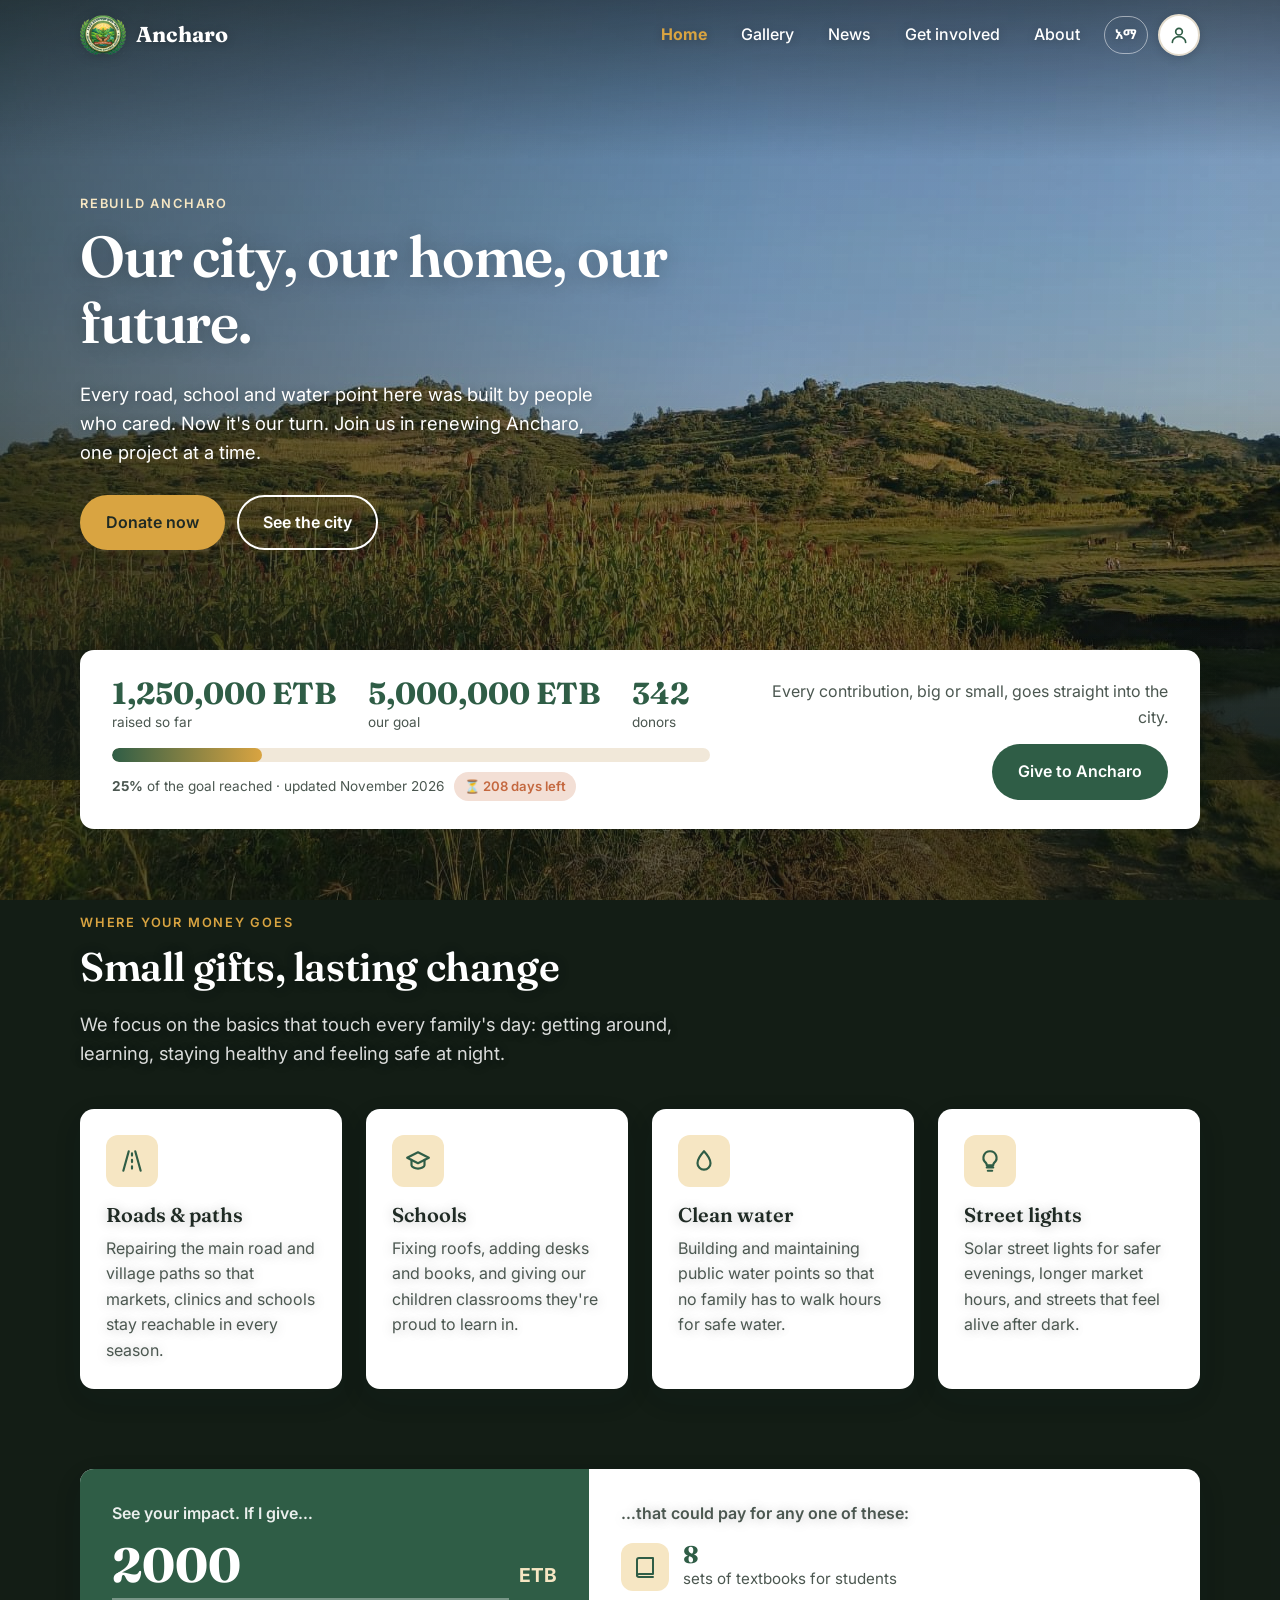
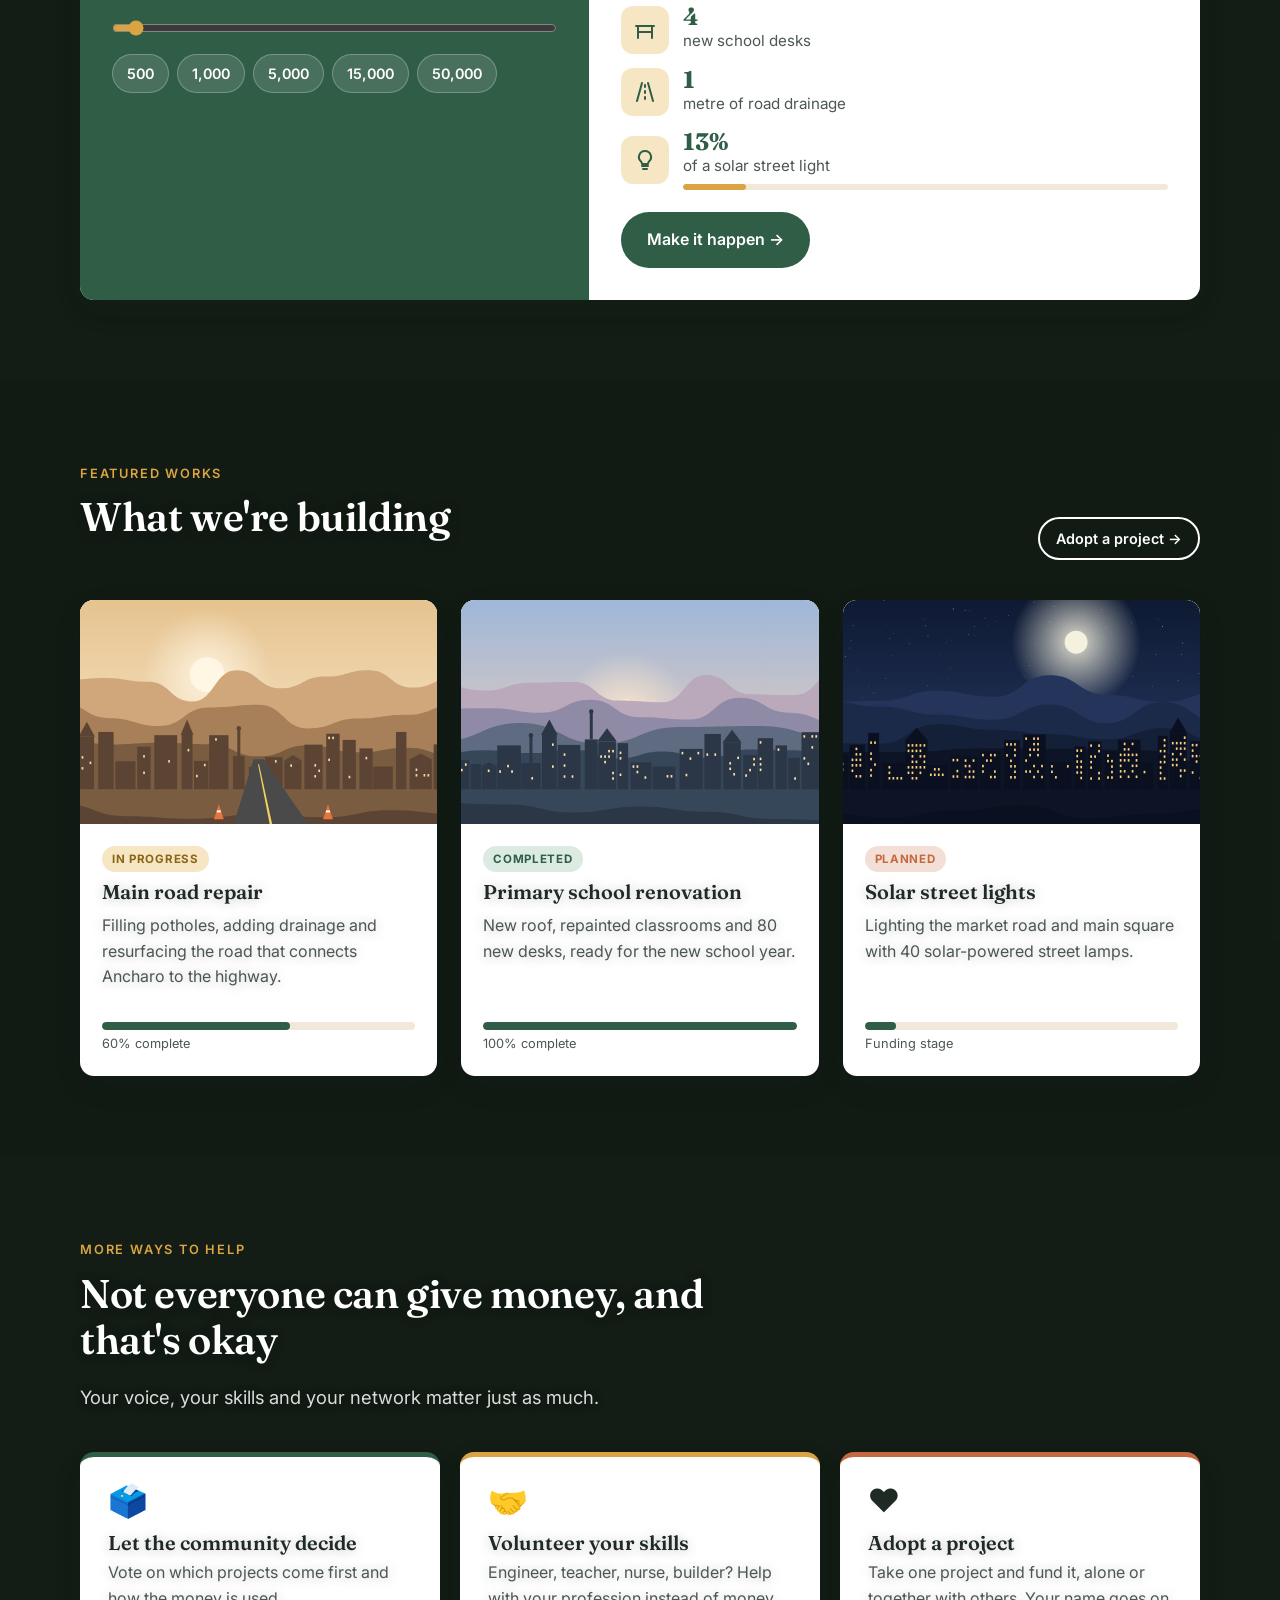
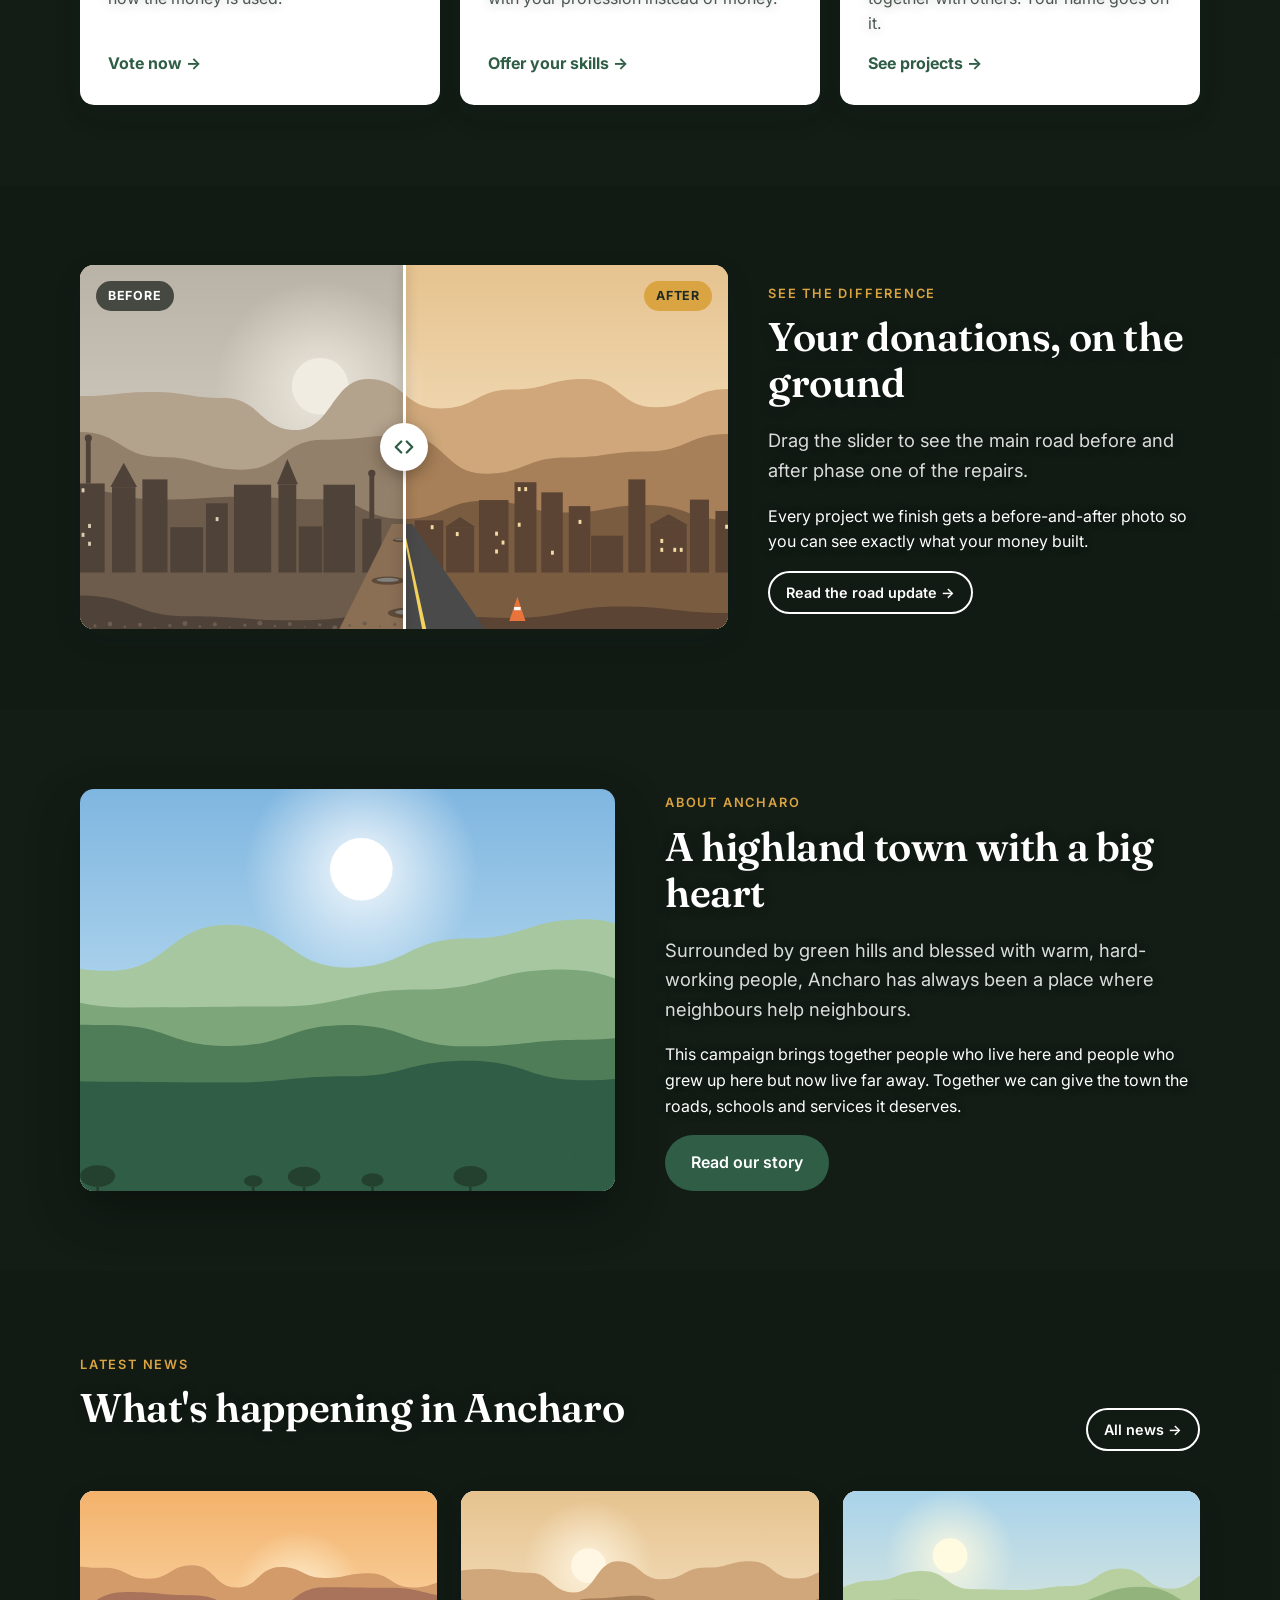
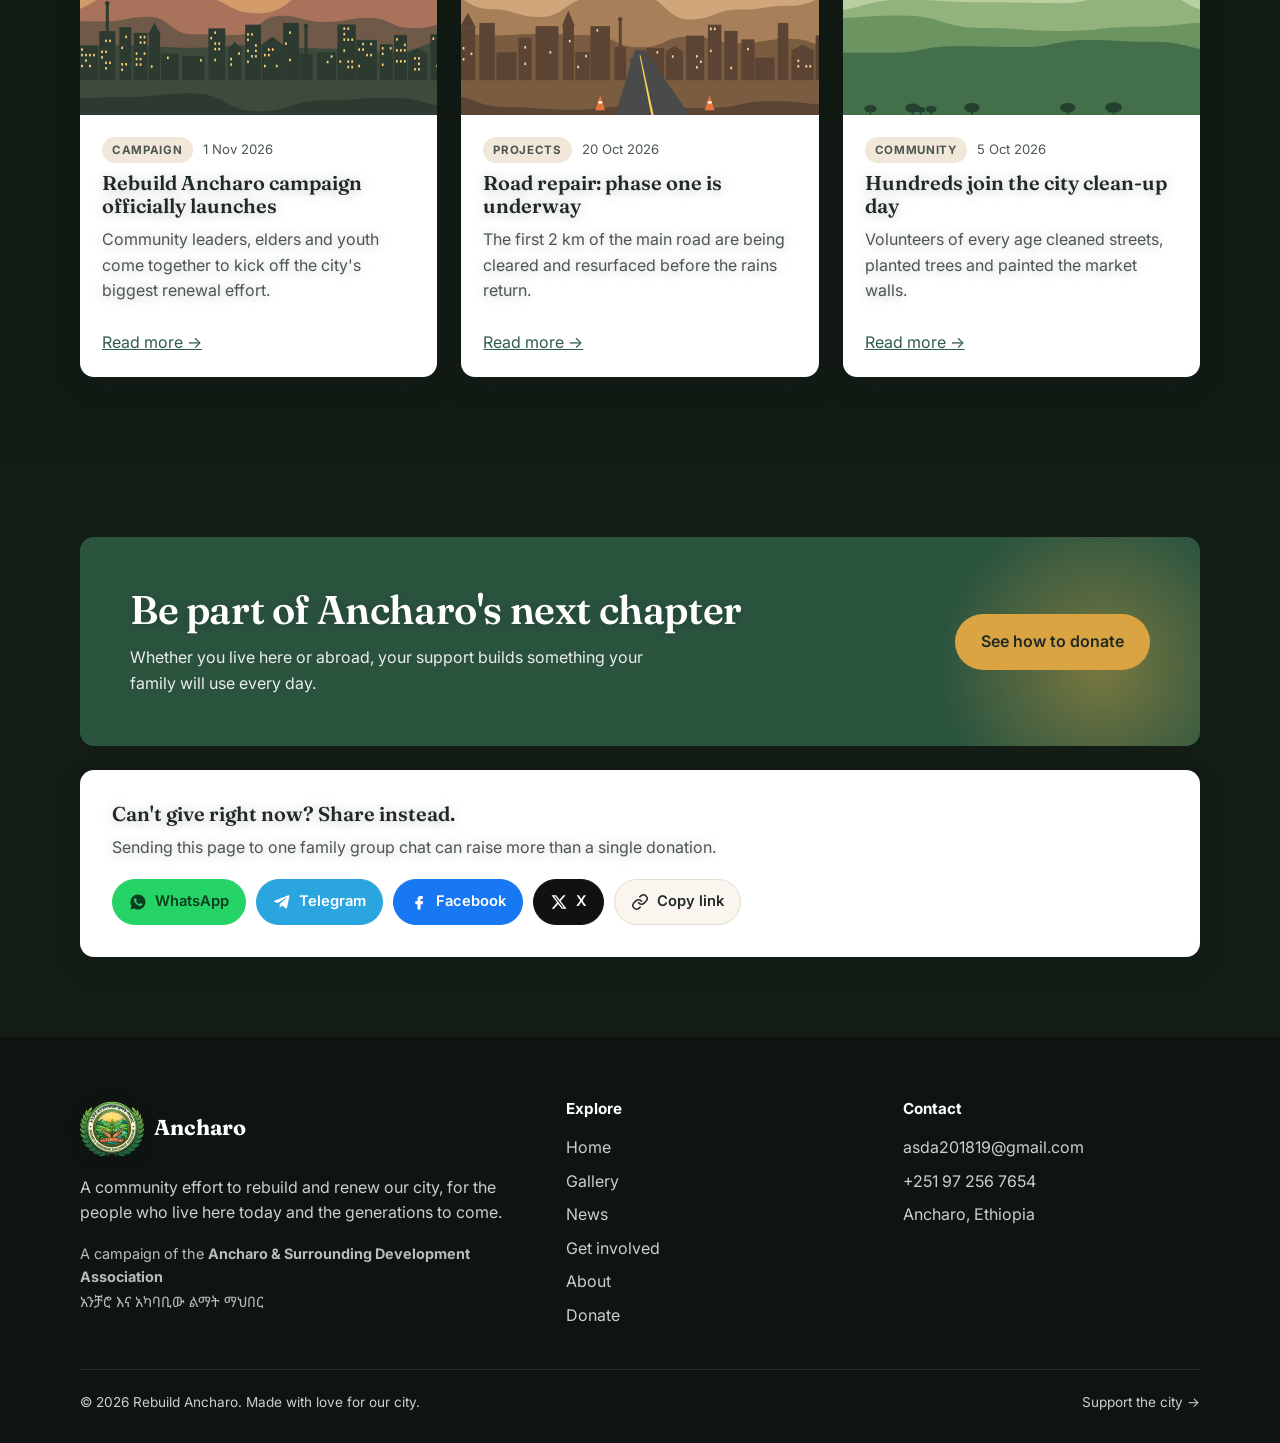
<file: index.html>
<!DOCTYPE html>
<html lang="en">
<head>
  <meta charset="UTF-8" />
  <meta name="viewport" content="width=device-width, initial-scale=1.0, viewport-fit=cover" />
  <title>Ancharo — Rebuild Our City</title>
  <meta name="description" content="Help us rebuild and renew Ancharo. See our city, follow the news, and support the projects that make our home better." />
  <meta name="theme-color" content="#2f5d46" />
  <!-- Link preview when shared on WhatsApp, Telegram, Facebook… -->
  <meta property="og:type" content="website" />
  <meta property="og:site_name" content="Rebuild Ancharo" />
  <meta property="og:title" content="Ancharo — Rebuild Our City" />
  <meta property="og:description" content="Help us rebuild and renew Ancharo. See our city, follow the news, and support the projects that make our home better." />
  <meta property="og:image" content="https://ancharo.vercel.app/images/og-image.jpg" />
  <meta property="og:url" content="https://ancharo.vercel.app/" />
  <meta name="twitter:card" content="summary_large_image" />
  <link rel="icon" href="images/favicon-64.png" type="image/png" />
  <link rel="apple-touch-icon" href="images/apple-touch-icon.png" />
  <link rel="preconnect" href="https://fonts.googleapis.com" />
  <link rel="preconnect" href="https://fonts.gstatic.com" crossorigin />
  <link href="https://fonts.googleapis.com/css2?family=Fraunces:opsz,wght@9..144,600;9..144,700&family=Inter:wght@400;500;600;700&family=Noto+Sans+Ethiopic:wght@400;600;700&family=Noto+Serif+Ethiopic:wght@600;700&display=swap" rel="stylesheet" />
  <script src="js/i18n.js?v=f42a2118"></script>
  <link rel="stylesheet" href="css/styles.css?v=0d9c1d97" />
</head>
<body class="home">

  <!-- ================= HEADER ================= -->
  <header class="site-header">
    <nav class="container nav" aria-label="Main">
      <a class="brand" href="index.html">
        <img class="brand__logo" src="images/logo-128.png" alt="" width="46" height="46" />
        <span class="brand__name">Ancharo</span>
      </a>
      <button class="nav__toggle" aria-label="Open menu" aria-expanded="false">
        <svg width="26" height="26" viewBox="0 0 24 24" fill="none" stroke="currentColor" stroke-width="2" stroke-linecap="round"><path d="M3 6h18M3 12h18M3 18h18"/></svg>
      </button>
      <ul class="nav__links">
        <li><a href="index.html" aria-current="page">Home</a></li>
        <li><a href="gallery.html">Gallery</a></li>
        <li><a href="news.html">News</a></li>
        <li><a href="community.html">Get involved</a></li>
        <li><a href="about.html">About</a></li>
      </ul>
    </nav>
  </header>

  <main>
    <!-- ================= HERO ================= -->
    <section class="hero">
      <div class="container">
        <div class="hero__content">
          <span class="eyebrow">Rebuild Ancharo</span>
          <h1>Our city, our home, our future.</h1>
          <p>Every road, school and water point here was built by people who cared. Now it's our turn. Join us in renewing Ancharo, one project at a time.</p>
          <div class="hero__actions">
            <a class="btn btn--gold" href="donate.html">Donate now</a>
            <a class="btn btn--ghost" href="gallery.html">See the city</a>
          </div>
        </div>
      </div>
    </section>

    <!-- ================= PROGRESS ================= -->
    <section class="progress-wrap">
    <div class="container">
      <div class="progress-card reveal">
        <div>
          <div class="progress-card__nums">
            <div><div class="stat__value" data-raised>—</div><div class="stat__label">raised so far</div></div>
            <div><div class="stat__value" data-goal>—</div><div class="stat__label">our goal</div></div>
            <div><div class="stat__value" data-donors>—</div><div class="stat__label">donors</div></div>
          </div>
          <div class="bar" role="progressbar" aria-label="Fundraising progress"><div class="bar__fill"></div></div>
          <p class="progress-card__note"><strong data-percent>0%</strong> of the goal reached · updated <span data-updated></span> <span class="countdown" data-countdown></span></p>
        </div>
        <div class="progress-card__cta">
          <p>Every contribution, big or small, goes straight into the city.</p>
          <a class="btn btn--green" href="donate.html">Give to Ancharo</a>
        </div>
      </div>
    </div>
    </section>

    <!-- ================= SUPPORTERS (edit the list in js/main.js) ================= -->
    <section class="section" style="padding-bottom:0">
      <div class="container">
        <p class="eyebrow" style="margin-bottom:14px">Thank you to our supporters</p>
        <div class="supporters" data-supporters></div>
      </div>
    </section>

    <!-- ================= WHY ================= -->
    <section class="section">
      <div class="container">
        <div class="section__head reveal">
          <span class="eyebrow">Where your money goes</span>
          <h2>Small gifts, lasting change</h2>
          <p class="lead">We focus on the basics that touch every family's day: getting around, learning, staying healthy and feeling safe at night.</p>
        </div>
        <div class="grid grid--4">
          <div class="why reveal">
            <div class="why__icon"><svg width="26" height="26" viewBox="0 0 24 24" fill="none" stroke="currentColor" stroke-width="2" stroke-linecap="round" stroke-linejoin="round"><path d="M4 21 9 3M20 21 15 3M12 5v2M12 11v2M12 17v2"/></svg></div>
            <h3>Roads &amp; paths</h3>
            <p>Repairing the main road and village paths so that markets, clinics and schools stay reachable in every season.</p>
          </div>
          <div class="why reveal">
            <div class="why__icon"><svg width="26" height="26" viewBox="0 0 24 24" fill="none" stroke="currentColor" stroke-width="2" stroke-linecap="round" stroke-linejoin="round"><path d="M2 9 12 4l10 5-10 5Z"/><path d="M6 11v5c0 1.5 3 3 6 3s6-1.5 6-3v-5"/></svg></div>
            <h3>Schools</h3>
            <p>Fixing roofs, adding desks and books, and giving our children classrooms they're proud to learn in.</p>
          </div>
          <div class="why reveal">
            <div class="why__icon"><svg width="26" height="26" viewBox="0 0 24 24" fill="none" stroke="currentColor" stroke-width="2" stroke-linecap="round" stroke-linejoin="round"><path d="M12 3s6 6.5 6 11a6 6 0 0 1-12 0c0-4.5 6-11 6-11Z"/></svg></div>
            <h3>Clean water</h3>
            <p>Building and maintaining public water points so that no family has to walk hours for safe water.</p>
          </div>
          <div class="why reveal">
            <div class="why__icon"><svg width="26" height="26" viewBox="0 0 24 24" fill="none" stroke="currentColor" stroke-width="2" stroke-linecap="round" stroke-linejoin="round"><path d="M9 18h6M10 21h4M12 3a6 6 0 0 0-4 10.5c.7.7 1 1.5 1 2.5h6c0-1 .3-1.8 1-2.5A6 6 0 0 0 12 3Z"/></svg></div>
            <h3>Street lights</h3>
            <p>Solar street lights for safer evenings, longer market hours, and streets that feel alive after dark.</p>
          </div>
        </div>
      </div>
    </section>

    <!-- ================= IMPACT CALCULATOR (edit costs in js/main.js) ================= -->
    <section class="section" style="padding-top:0">
      <div class="container">
        <div class="impact reveal" data-impact>
          <div class="impact__input">
            <label for="impact-amount">See your impact. If I give…</label>
            <div class="impact__amount">
              <input id="impact-amount" type="number" inputmode="numeric" min="0" step="50" value="2000" />
              <span data-currency>ETB</span>
            </div>
            <input class="impact__range" type="range" min="100" max="50000" step="100" value="2000" aria-label="Donation amount" />
            <div class="impact__presets">
              <button type="button" data-amount="500">500</button>
              <button type="button" data-amount="1000">1,000</button>
              <button type="button" data-amount="5000">5,000</button>
              <button type="button" data-amount="15000">15,000</button>
              <button type="button" data-amount="50000">50,000</button>
            </div>
          </div>
          <div class="impact__out">
            <p class="impact__lead">…that could pay for any one of these:</p>
            <ul class="impact__list" aria-live="polite"></ul>
            <a class="btn btn--green" href="donate.html">Make it happen →</a>
          </div>
        </div>
      </div>
    </section>

    <!-- ================= FEATURED WORKS ================= -->
    <section class="section section--sand">
      <div class="container">
        <div class="section__head section__head--row reveal">
          <div>
            <span class="eyebrow">Featured works</span>
            <h2>What we're building</h2>
          </div>
          <a class="btn btn--ghost btn--small" href="community.html#adopt">Adopt a project →</a>
        </div>
        <div class="grid grid--3" data-projects-home>
          <article class="card reveal" data-sample>
            <img class="card__img" src="images/roadwork.svg" alt="Road repair work on the main road" loading="lazy" />
            <div class="card__body">
              <div class="card__meta"><span class="tag tag--progress">In progress</span></div>
              <h3>Main road repair</h3>
              <p>Filling potholes, adding drainage and resurfacing the road that connects Ancharo to the highway.</p>
              <div class="card__foot">
                <div class="mini-bar"><span style="width:60%"></span></div>
                <div class="mini-bar__label">60% complete</div>
              </div>
            </div>
          </article>
          <article class="card reveal" data-sample>
            <img class="card__img" src="images/dawn.svg" alt="Town at dawn with the renovated school" loading="lazy" />
            <div class="card__body">
              <div class="card__meta"><span class="tag tag--done">Completed</span></div>
              <h3>Primary school renovation</h3>
              <p>New roof, repainted classrooms and 80 new desks, ready for the new school year.</p>
              <div class="card__foot">
                <div class="mini-bar"><span style="width:100%"></span></div>
                <div class="mini-bar__label">100% complete</div>
              </div>
            </div>
          </article>
          <article class="card reveal" data-sample>
            <img class="card__img" src="images/night.svg" alt="The city at night with lit windows" loading="lazy" />
            <div class="card__body">
              <div class="card__meta"><span class="tag tag--planned">Planned</span></div>
              <h3>Solar street lights</h3>
              <p>Lighting the market road and main square with 40 solar-powered street lamps.</p>
              <div class="card__foot">
                <div class="mini-bar"><span style="width:10%"></span></div>
                <div class="mini-bar__label">Funding stage</div>
              </div>
            </div>
          </article>
        </div>
      </div>
    </section>

    <!-- ================= GET INVOLVED ================= -->
    <section class="section">
      <div class="container">
        <div class="section__head reveal">
          <span class="eyebrow">More ways to help</span>
          <h2>Not everyone can give money, and that's okay</h2>
          <p class="lead">Your voice, your skills and your network matter just as much.</p>
        </div>
        <div class="ways">
          <a class="way reveal" href="community.html#decide">
            <span class="way__icon" aria-hidden="true">🗳️</span>
            <h3>Let the community decide</h3>
            <p>Vote on which projects come first and how the money is used.</p>
            <span class="way__go">Vote now →</span>
          </a>
          <a class="way reveal" href="community.html#volunteer">
            <span class="way__icon" aria-hidden="true">🤝</span>
            <h3>Volunteer your skills</h3>
            <p>Engineer, teacher, nurse, builder? Help with your profession instead of money.</p>
            <span class="way__go">Offer your skills →</span>
          </a>
          <a class="way reveal" href="community.html#adopt">
            <span class="way__icon" aria-hidden="true">♥</span>
            <h3>Adopt a project</h3>
            <p>Take one project and fund it, alone or together with others. Your name goes on it.</p>
            <span class="way__go">See projects →</span>
          </a>
        </div>
      </div>
    </section>

    <!-- ================= BEFORE / AFTER ================= -->
    <section class="section section--sand">
      <div class="container ba-wrap">
        <!-- Replace the two images with real "before" and "after" photos of the same place, ideally taken from the same spot. -->
        <div class="ba reveal">
          <img src="images/roadwork.svg" alt="The main road after repair" />
          <img class="ba__before" src="images/road-before.svg" alt="The main road before repair, muddy and full of potholes" />
          <span class="ba__tag ba__tag--before">Before</span>
          <span class="ba__tag ba__tag--after">After</span>
          <span class="ba__line"></span>
          <span class="ba__knob"><svg width="22" height="22" viewBox="0 0 24 24" fill="none" stroke="currentColor" stroke-width="2.5" stroke-linecap="round" stroke-linejoin="round"><path d="m9 6-6 6 6 6M15 6l6 6-6 6"/></svg></span>
          <input class="ba__range" type="range" min="0" max="100" value="50" aria-label="Drag to compare before and after" />
        </div>
        <div class="reveal">
          <span class="eyebrow">See the difference</span>
          <h2>Your donations, on the ground</h2>
          <p class="lead">Drag the slider to see the main road before and after phase one of the repairs.</p>
          <p>Every project we finish gets a before-and-after photo so you can see exactly what your money built.</p>
          <a class="btn btn--ghost btn--small" href="news.html#road">Read the road update →</a>
        </div>
      </div>
    </section>

    <!-- ================= ABOUT TEASER ================= -->
    <section class="section">
      <div class="container split">
        <img class="split__img reveal" src="images/highlands.svg" alt="Green highland hills surrounding Ancharo" loading="lazy" />
        <div class="reveal">
          <span class="eyebrow">About Ancharo</span>
          <h2>A highland town with a big heart</h2>
          <p class="lead">Surrounded by green hills and blessed with warm, hard-working people, Ancharo has always been a place where neighbours help neighbours.</p>
          <p>This campaign brings together people who live here and people who grew up here but now live far away. Together we can give the town the roads, schools and services it deserves.</p>
          <a class="btn btn--green" href="about.html">Read our story</a>
        </div>
      </div>
    </section>

    <!-- ================= LATEST NEWS ================= -->
    <section class="section section--sand">
      <div class="container">
        <div class="section__head section__head--row reveal">
          <div>
            <span class="eyebrow">Latest news</span>
            <h2>What's happening in Ancharo</h2>
          </div>
          <a class="btn btn--ghost btn--small" href="news.html">All news →</a>
        </div>
        <div class="grid grid--3" data-latest-news>
          <article class="card reveal" data-sample>
            <img class="card__img" src="images/hero.svg" alt="Ancharo at sunset" loading="lazy" />
            <div class="card__body">
              <div class="card__meta"><span class="tag">Campaign</span><time datetime="2026-11-01">1 Nov 2026</time></div>
              <h3>Rebuild Ancharo campaign officially launches</h3>
              <p>Community leaders, elders and youth come together to kick off the city's biggest renewal effort.</p>
              <div class="card__foot"><a href="news.html#launch">Read more →</a></div>
            </div>
          </article>
          <article class="card reveal" data-sample>
            <img class="card__img" src="images/roadwork.svg" alt="Road repair crew at work" loading="lazy" />
            <div class="card__body">
              <div class="card__meta"><span class="tag">Projects</span><time datetime="2026-10-20">20 Oct 2026</time></div>
              <h3>Road repair: phase one is underway</h3>
              <p>The first 2 km of the main road are being cleared and resurfaced before the rains return.</p>
              <div class="card__foot"><a href="news.html#road">Read more →</a></div>
            </div>
          </article>
          <article class="card reveal" data-sample>
            <img class="card__img" src="images/valley.svg" alt="Green valley outside the town" loading="lazy" />
            <div class="card__body">
              <div class="card__meta"><span class="tag">Community</span><time datetime="2026-10-05">5 Oct 2026</time></div>
              <h3>Hundreds join the city clean-up day</h3>
              <p>Volunteers of every age cleaned streets, planted trees and painted the market walls.</p>
              <div class="card__foot"><a href="news.html#cleanup">Read more →</a></div>
            </div>
          </article>
        </div>
      </div>
    </section>

    <!-- ================= CTA ================= -->
    <section class="section">
      <div class="container">
        <div class="cta-band reveal">
          <div>
            <h2>Be part of Ancharo's next chapter</h2>
            <p>Whether you live here or abroad, your support builds something your family will use every day.</p>
          </div>
          <a class="btn btn--gold" href="donate.html">See how to donate</a>
        </div>

        <!-- Share -->
        <div class="share-box reveal" style="margin-top:24px">
          <div>
            <h3>Can't give right now? Share instead.</h3>
            <p style="color:var(--ink-soft);margin:0">Sending this page to one family group chat can raise more than a single donation.</p>
            <div class="share" data-share="Help rebuild our city, Ancharo! Every birr goes to roads, schools, water and light:">
              <a class="share__btn share__btn--whatsapp" data-share-to="whatsapp"><svg viewBox="0 0 24 24" fill="currentColor"><path d="M12 2a10 10 0 0 0-8.6 15.1L2 22l5-1.3A10 10 0 1 0 12 2Zm5.5 14.1c-.2.6-1.3 1.2-1.8 1.2-.5.1-1 .1-3.3-.8-2.8-1.1-4.5-4-4.7-4.2-.1-.2-1.1-1.5-1.1-2.8s.7-2 1-2.2c.2-.3.5-.3.7-.3h.5c.2 0 .4 0 .6.5l.8 2c.1.2.1.3 0 .5l-.4.5-.3.4c-.1.1-.2.3-.1.5.2.3.7 1.2 1.6 2 1.1 1 2 1.3 2.3 1.4.3.1.5.1.6-.1l.9-1.1c.2-.3.4-.2.6-.1l1.9.9c.3.1.5.2.5.3.1.2.1.8-.2 1.4Z"/></svg>WhatsApp</a>
              <a class="share__btn share__btn--telegram" data-share-to="telegram"><svg viewBox="0 0 24 24" fill="currentColor"><path d="M21.9 4.3 18.7 19.5c-.2 1-.9 1.3-1.8.8l-4.8-3.6-2.3 2.2c-.3.3-.5.5-1 .5l.3-4.9 8.9-8c.4-.3-.1-.5-.6-.2l-11 6.9-4.7-1.5c-1-.3-1-1 .2-1.5L20.5 3c.9-.3 1.6.2 1.4 1.3Z"/></svg>Telegram</a>
              <a class="share__btn share__btn--facebook" data-share-to="facebook"><svg viewBox="0 0 24 24" fill="currentColor"><path d="M14 8h3V4h-3c-2.8 0-4 1.8-4 4.5V11H7v4h3v7h4v-7h3l.5-4H14V8.8c0-.5.3-.8.8-.8Z"/></svg>Facebook</a>
              <a class="share__btn share__btn--x" data-share-to="x"><svg viewBox="0 0 24 24" fill="currentColor"><path d="M17.8 3h3.1l-6.8 7.8L22 21h-6.2l-4.9-6.4L5.3 21H2.2l7.3-8.3L2 3h6.3l4.4 5.9L17.8 3Zm-1.1 16.2h1.7L7.4 4.7H5.6l11.1 14.5Z"/></svg>X</a>
              <button class="share__btn" type="button" data-share-copy><svg viewBox="0 0 24 24" fill="none" stroke="currentColor" stroke-width="2" stroke-linecap="round"><path d="M10 13a5 5 0 0 0 7.5.5l3-3a5 5 0 0 0-7-7l-1.7 1.7"/><path d="M14 11a5 5 0 0 0-7.5-.5l-3 3a5 5 0 0 0 7 7l1.7-1.7"/></svg>Copy link</button>
              <button class="share__btn" type="button" data-share-native>More…</button>
            </div>
          </div>
        </div>
      </div>
    </section>
  </main>

  <!-- ================= FOOTER ================= -->
  <footer class="site-footer">
    <div class="container">
      <div class="footer-grid">
        <div>
          <a class="brand" href="index.html">
            <img class="brand__logo" src="images/logo-128.png" alt="" width="46" height="46" />
            <span class="brand__name">Ancharo</span>
          </a>
          <p>A community effort to rebuild and renew our city, for the people who live here today and the generations to come.</p>
          <p class="footer-org">A campaign of the <strong>Ancharo &amp; Surrounding Development Association</strong><span lang="am">አንቻሮ እና አካባቢው ልማት ማህበር</span></p>
        </div>
        <div>
          <h4>Explore</h4>
          <ul>
            <li><a href="index.html">Home</a></li>
            <li><a href="gallery.html">Gallery</a></li>
            <li><a href="news.html">News</a></li>
            <li><a href="community.html">Get involved</a></li>
            <li><a href="about.html">About</a></li>
            <li><a href="donate.html">Donate</a></li>
          </ul>
        </div>
        <div>
          <h4>Contact</h4>
          <ul>
            <li><a href="mailto:asda201819@gmail.com">asda201819@gmail.com</a></li>
            <li><a href="tel:+251972567654">+251 97 256 7654</a></li>
            <li>Ancharo, Ethiopia</li>
          </ul>
        </div>
      </div>
      <div class="footer-bottom">
        <span>© <span data-year>2026</span> Rebuild Ancharo. Made with love for our city.</span>
        <a href="donate.html">Support the city →</a>
      </div>
    </div>
  </footer>

  <a class="fab-donate" href="donate.html"><svg width="18" height="18" viewBox="0 0 24 24" fill="currentColor"><path d="M12 21s-7.5-4.6-9.5-9.2C1 8.3 3.2 5 6.6 5c2 0 3.5 1.1 4.4 2.5C12 6.1 13.4 5 15.4 5c3.4 0 5.6 3.3 4.1 6.8C19.5 16.4 12 21 12 21Z"/></svg>Donate</a>

  <script src="js/config.js?v=c62fa761"></script>
  <script src="js/main.js?v=243c6608"></script>
  <script src="js/live.js?v=4247fa48"></script>
</body>
</html>
</file>
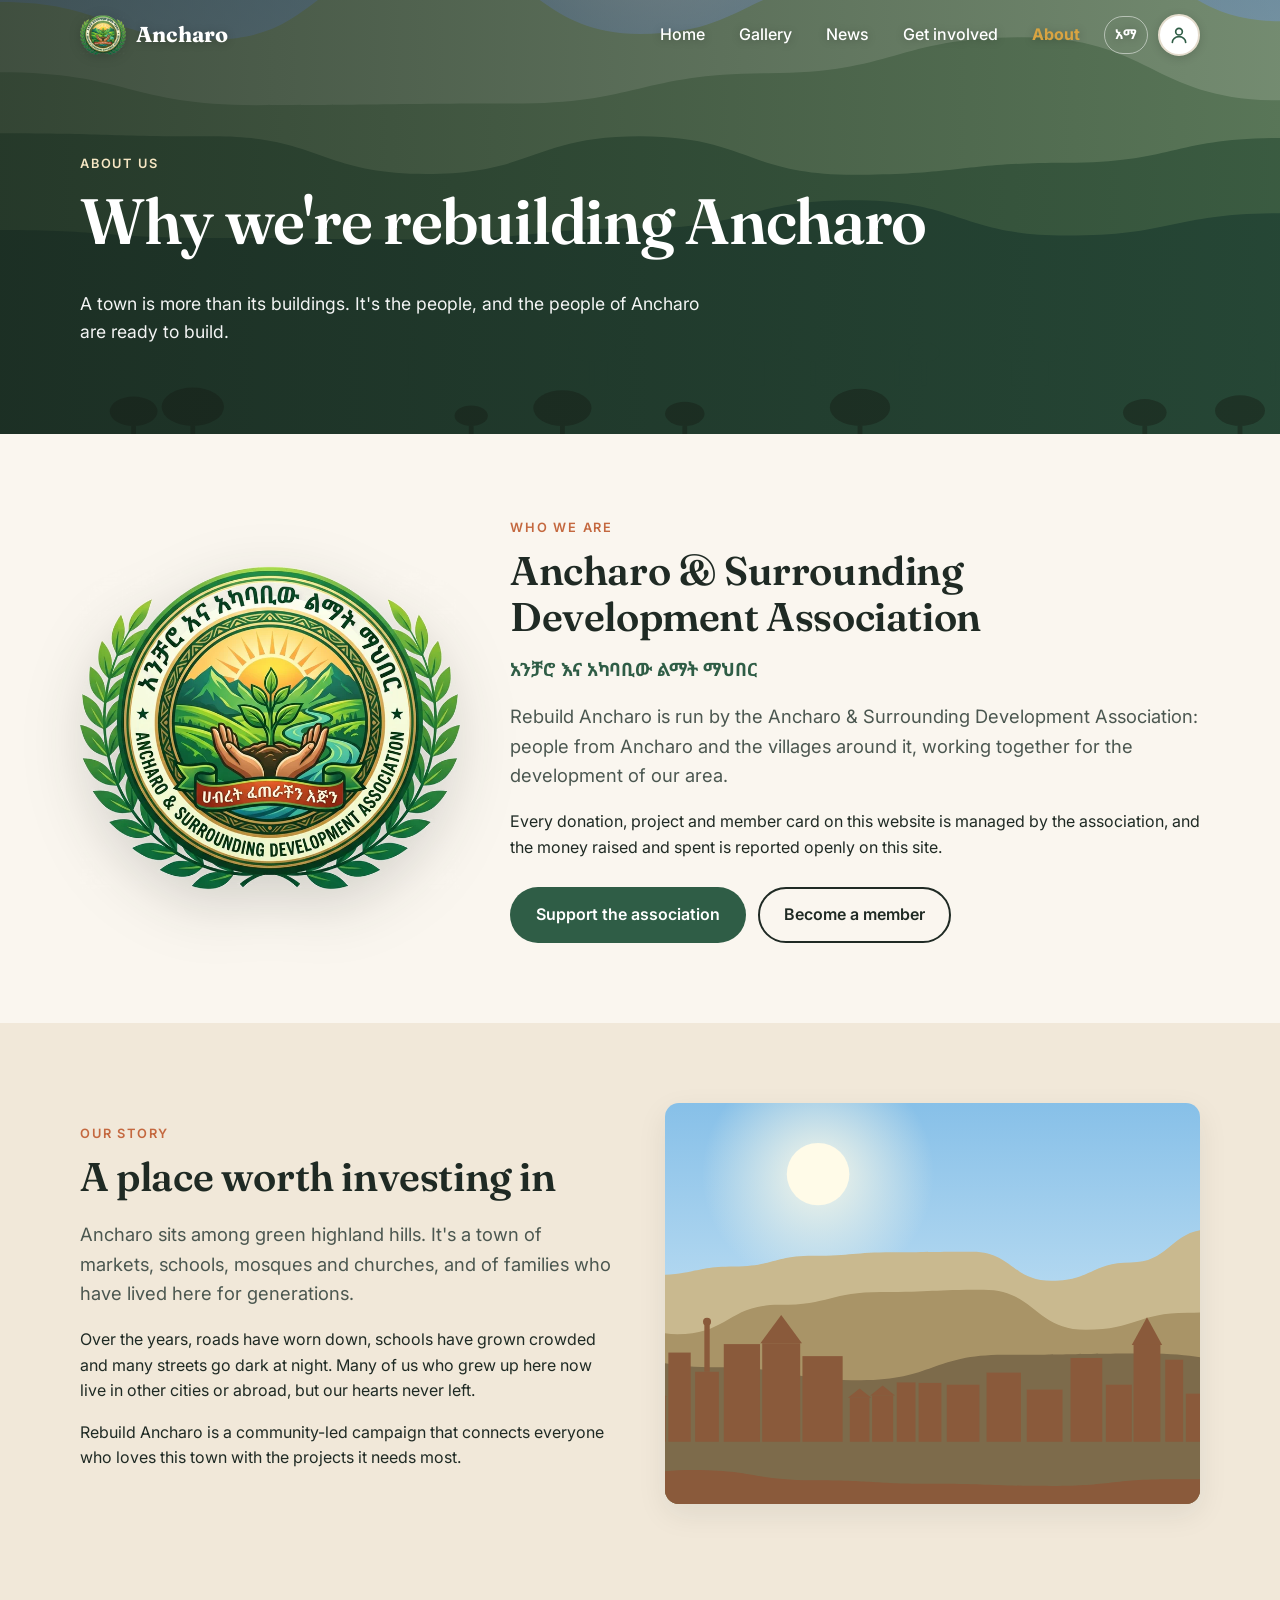
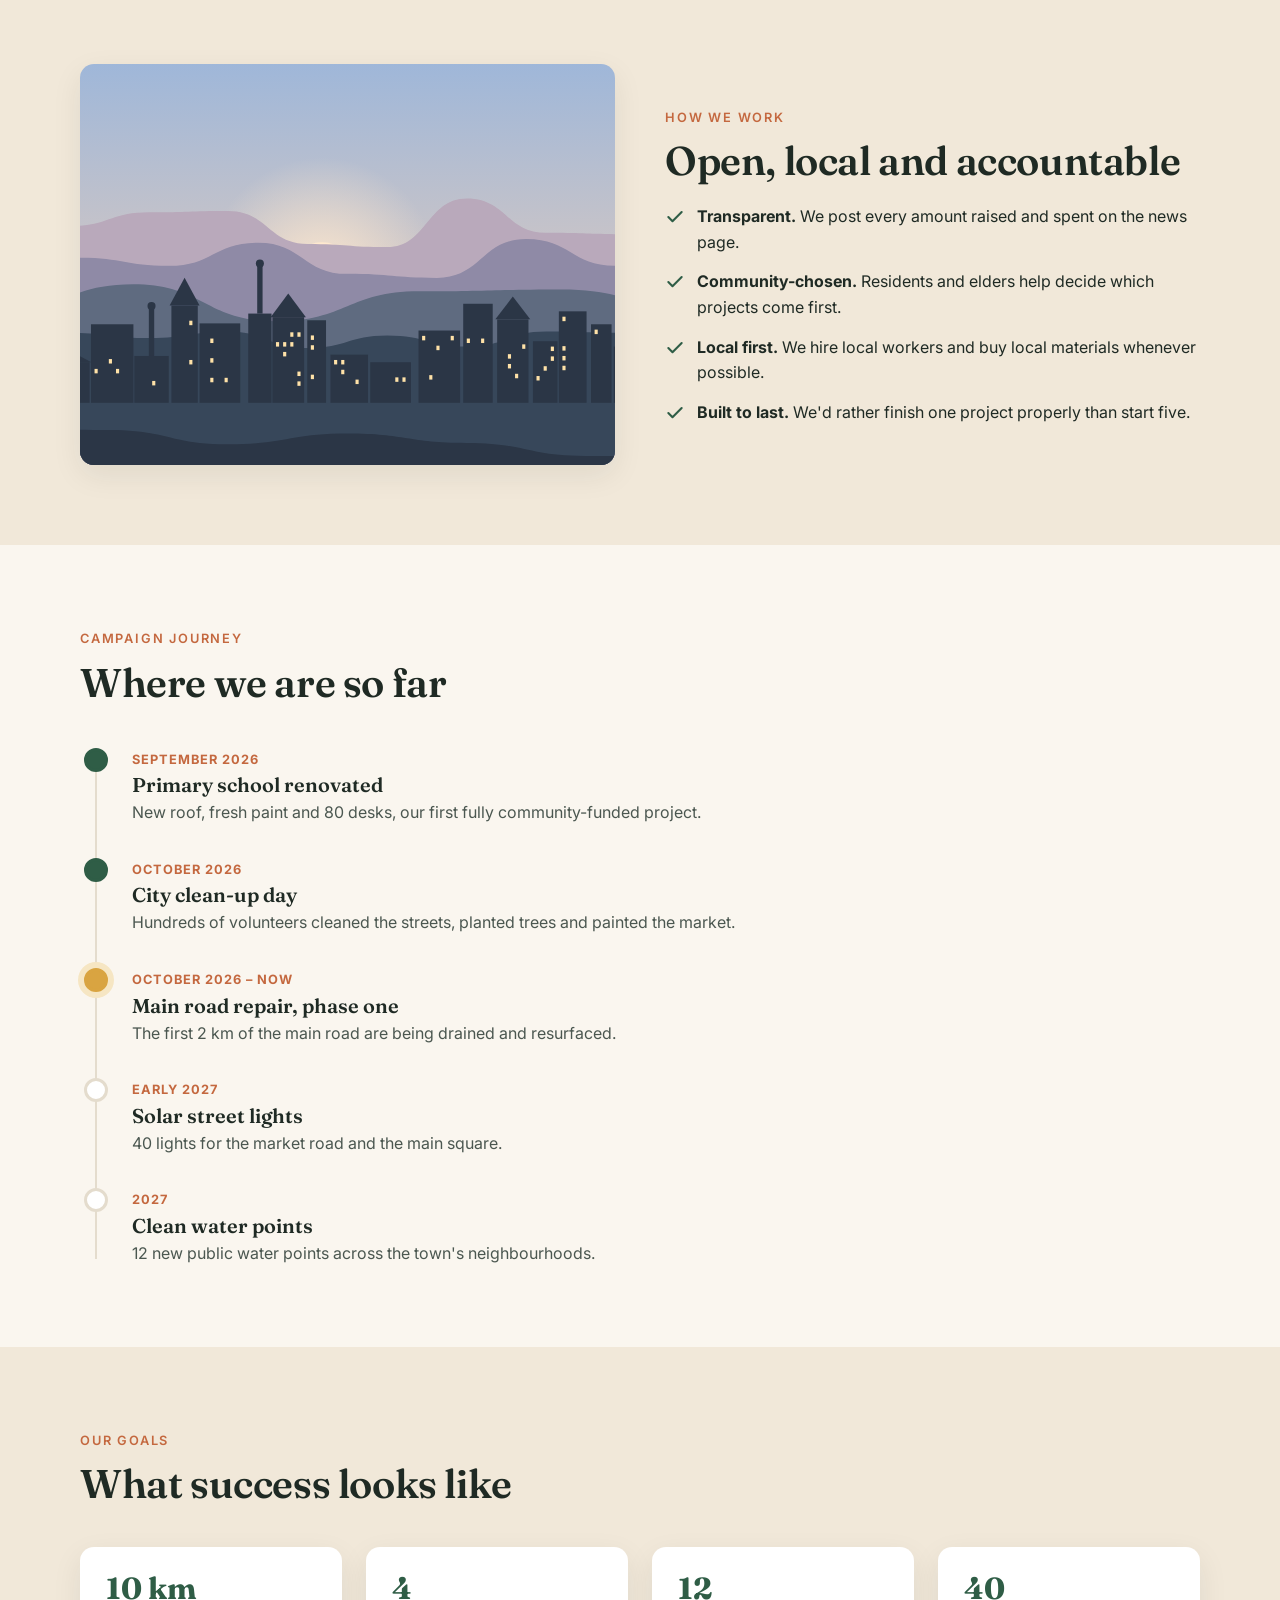
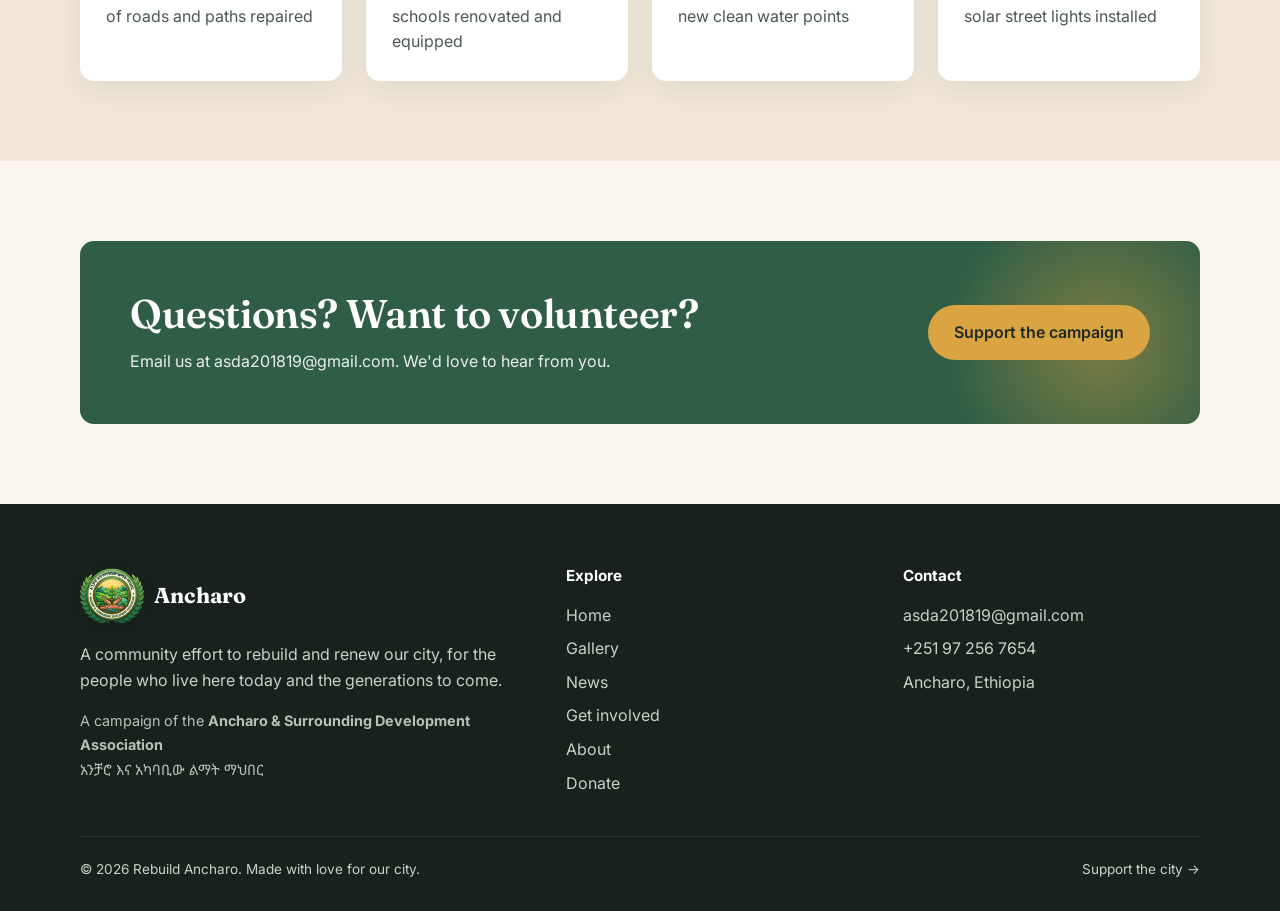
<file: about.html>
<!DOCTYPE html>
<html lang="en">
<head>
  <meta charset="UTF-8" />
  <meta name="viewport" content="width=device-width, initial-scale=1.0, viewport-fit=cover" />
  <title>About — Ancharo</title>
  <meta name="description" content="The story of Ancharo and the community campaign to rebuild our city." />
  <meta name="theme-color" content="#2f5d46" />
  <!-- Link preview when shared on WhatsApp, Telegram, Facebook… -->
  <meta property="og:type" content="website" />
  <meta property="og:site_name" content="Rebuild Ancharo" />
  <meta property="og:title" content="About — Ancharo" />
  <meta property="og:description" content="The story of Ancharo and the community campaign to rebuild our city." />
  <meta property="og:image" content="https://ancharo.vercel.app/images/og-image.jpg" />
  <meta property="og:url" content="https://ancharo.vercel.app/" />
  <meta name="twitter:card" content="summary_large_image" />
  <link rel="icon" href="images/favicon-64.png" type="image/png" />
  <link rel="apple-touch-icon" href="images/apple-touch-icon.png" />
  <link rel="preconnect" href="https://fonts.googleapis.com" />
  <link rel="preconnect" href="https://fonts.gstatic.com" crossorigin />
  <link href="https://fonts.googleapis.com/css2?family=Fraunces:opsz,wght@9..144,600;9..144,700&family=Inter:wght@400;500;600;700&family=Noto+Sans+Ethiopic:wght@400;600;700&family=Noto+Serif+Ethiopic:wght@600;700&display=swap" rel="stylesheet" />
  <script src="js/i18n.js?v=f42a2118"></script>
  <link rel="stylesheet" href="css/styles.css?v=0d9c1d97" />
</head>
<body>

  <!-- ================= HEADER ================= -->
  <header class="site-header">
    <nav class="container nav" aria-label="Main">
      <a class="brand" href="index.html">
        <img class="brand__logo" src="images/logo-128.png" alt="" width="46" height="46" />
        <span class="brand__name">Ancharo</span>
      </a>
      <button class="nav__toggle" aria-label="Open menu" aria-expanded="false">
        <svg width="26" height="26" viewBox="0 0 24 24" fill="none" stroke="currentColor" stroke-width="2" stroke-linecap="round"><path d="M3 6h18M3 12h18M3 18h18"/></svg>
      </button>
      <ul class="nav__links">
        <li><a href="index.html">Home</a></li>
        <li><a href="gallery.html">Gallery</a></li>
        <li><a href="news.html">News</a></li>
        <li><a href="community.html">Get involved</a></li>
        <li><a href="about.html" aria-current="page">About</a></li>
      </ul>
    </nav>
  </header>

  <main>
    <section class="page-hero" style="background-image:url('images/highlands.svg')">
      <div class="container">
        <span class="eyebrow">About us</span>
        <h1>Why we're rebuilding Ancharo</h1>
        <p>A town is more than its buildings. It's the people, and the people of Ancharo are ready to build.</p>
      </div>
    </section>

    <section class="section">
      <div class="container org">
        <img class="org__logo reveal" src="images/logo-720.webp" alt="Logo of the Ancharo &amp; Surrounding Development Association" width="380" height="380" />
        <div class="reveal">
          <span class="eyebrow">Who we are</span>
          <h2>Ancharo &amp; Surrounding Development Association</h2>
          <p class="org__name" lang="am">አንቻሮ እና አካባቢው ልማት ማህበር</p>
          <p class="lead">Rebuild Ancharo is run by the Ancharo &amp; Surrounding Development Association: people from Ancharo and the villages around it, working together for the development of our area.</p>
          <p>Every donation, project and member card on this website is managed by the association, and the money raised and spent is reported openly on this site.</p>
          <div class="hero__actions">
            <a class="btn btn--green" href="donate.html">Support the association</a>
            <a class="btn btn--ghost" href="community.html#member-card">Become a member</a>
          </div>
        </div>
      </div>
    </section>

    <section class="section section--sand">
      <div class="container split">
        <div class="reveal">
          <span class="eyebrow">Our story</span>
          <h2>A place worth investing in</h2>
          <p class="lead">Ancharo sits among green highland hills. It's a town of markets, schools, mosques and churches, and of families who have lived here for generations.</p>
          <p>Over the years, roads have worn down, schools have grown crowded and many streets go dark at night. Many of us who grew up here now live in other cities or abroad, but our hearts never left.</p>
          <p>Rebuild Ancharo is a community-led campaign that connects everyone who loves this town with the projects it needs most.</p>
        </div>
        <img class="split__img reveal" src="images/market.svg" alt="Ancharo's market district" loading="lazy" />
      </div>
    </section>

    <section class="section section--sand">
      <div class="container split">
        <img class="split__img reveal" src="images/dawn.svg" alt="Ancharo at dawn" loading="lazy" />
        <div class="reveal">
          <span class="eyebrow">How we work</span>
          <h2>Open, local and accountable</h2>
          <ul class="values">
            <li><svg width="20" height="20" viewBox="0 0 24 24" fill="none" stroke="currentColor" stroke-width="2.5" stroke-linecap="round" stroke-linejoin="round"><path d="M20 6 9 17l-5-5"/></svg><span><strong>Transparent.</strong> We post every amount raised and spent on the news page.</span></li>
            <li><svg width="20" height="20" viewBox="0 0 24 24" fill="none" stroke="currentColor" stroke-width="2.5" stroke-linecap="round" stroke-linejoin="round"><path d="M20 6 9 17l-5-5"/></svg><span><strong>Community-chosen.</strong> Residents and elders help decide which projects come first.</span></li>
            <li><svg width="20" height="20" viewBox="0 0 24 24" fill="none" stroke="currentColor" stroke-width="2.5" stroke-linecap="round" stroke-linejoin="round"><path d="M20 6 9 17l-5-5"/></svg><span><strong>Local first.</strong> We hire local workers and buy local materials whenever possible.</span></li>
            <li><svg width="20" height="20" viewBox="0 0 24 24" fill="none" stroke="currentColor" stroke-width="2.5" stroke-linecap="round" stroke-linejoin="round"><path d="M20 6 9 17l-5-5"/></svg><span><strong>Built to last.</strong> We'd rather finish one project properly than start five.</span></li>
          </ul>
        </div>
      </div>
    </section>

    <section class="section">
      <div class="container">
        <div class="section__head reveal">
          <span class="eyebrow">Campaign journey</span>
          <h2>Where we are so far</h2>
        </div>
        <!-- Mark finished steps with class="is-done", the current one with class="is-now". -->
        <ol class="timeline">
          <li class="is-done reveal"><span class="timeline__dot"></span><span class="timeline__date">September 2026</span><h3>Primary school renovated</h3><p>New roof, fresh paint and 80 desks, our first fully community-funded project.</p></li>
          <li class="is-done reveal"><span class="timeline__dot"></span><span class="timeline__date">October 2026</span><h3>City clean-up day</h3><p>Hundreds of volunteers cleaned the streets, planted trees and painted the market.</p></li>
          <li class="is-now reveal"><span class="timeline__dot"></span><span class="timeline__date">October 2026 – now</span><h3>Main road repair, phase one</h3><p>The first 2 km of the main road are being drained and resurfaced.</p></li>
          <li class="reveal"><span class="timeline__dot"></span><span class="timeline__date">Early 2027</span><h3>Solar street lights</h3><p>40 lights for the market road and the main square.</p></li>
          <li class="reveal"><span class="timeline__dot"></span><span class="timeline__date">2027</span><h3>Clean water points</h3><p>12 new public water points across the town's neighbourhoods.</p></li>
        </ol>
      </div>
    </section>

    <section class="section section--sand">
      <div class="container">
        <div class="section__head reveal">
          <span class="eyebrow">Our goals</span>
          <h2>What success looks like</h2>
        </div>
        <div class="grid grid--4">
          <div class="why reveal"><div class="stat__value">10 km</div><p>of roads and paths repaired</p></div>
          <div class="why reveal"><div class="stat__value">4</div><p>schools renovated and equipped</p></div>
          <div class="why reveal"><div class="stat__value">12</div><p>new clean water points</p></div>
          <div class="why reveal"><div class="stat__value">40</div><p>solar street lights installed</p></div>
        </div>
      </div>
    </section>

    <section class="section">
      <div class="container">
        <div class="cta-band reveal">
          <div>
            <h2>Questions? Want to volunteer?</h2>
            <p>Email us at asda201819@gmail.com. We'd love to hear from you.</p>
          </div>
          <a class="btn btn--gold" href="donate.html">Support the campaign</a>
        </div>
      </div>
    </section>
  </main>

  <!-- ================= FOOTER ================= -->
  <footer class="site-footer">
    <div class="container">
      <div class="footer-grid">
        <div>
          <a class="brand" href="index.html">
            <img class="brand__logo" src="images/logo-128.png" alt="" width="46" height="46" />
            <span class="brand__name">Ancharo</span>
          </a>
          <p>A community effort to rebuild and renew our city, for the people who live here today and the generations to come.</p>
          <p class="footer-org">A campaign of the <strong>Ancharo &amp; Surrounding Development Association</strong><span lang="am">አንቻሮ እና አካባቢው ልማት ማህበር</span></p>
        </div>
        <div>
          <h4>Explore</h4>
          <ul>
            <li><a href="index.html">Home</a></li>
            <li><a href="gallery.html">Gallery</a></li>
            <li><a href="news.html">News</a></li>
            <li><a href="community.html">Get involved</a></li>
            <li><a href="about.html">About</a></li>
            <li><a href="donate.html">Donate</a></li>
          </ul>
        </div>
        <div>
          <h4>Contact</h4>
          <ul>
            <li><a href="mailto:asda201819@gmail.com">asda201819@gmail.com</a></li>
            <li><a href="tel:+251972567654">+251 97 256 7654</a></li>
            <li>Ancharo, Ethiopia</li>
          </ul>
        </div>
      </div>
      <div class="footer-bottom">
        <span>© <span data-year>2026</span> Rebuild Ancharo. Made with love for our city.</span>
        <a href="donate.html">Support the city →</a>
      </div>
    </div>
  </footer>

  <a class="fab-donate" href="donate.html"><svg width="18" height="18" viewBox="0 0 24 24" fill="currentColor"><path d="M12 21s-7.5-4.6-9.5-9.2C1 8.3 3.2 5 6.6 5c2 0 3.5 1.1 4.4 2.5C12 6.1 13.4 5 15.4 5c3.4 0 5.6 3.3 4.1 6.8C19.5 16.4 12 21 12 21Z"/></svg>Donate</a>

  <script src="js/config.js?v=c62fa761"></script>
  <script src="js/main.js?v=243c6608"></script>
  <script src="js/live.js?v=4247fa48"></script>
</body>
</html>
</file>
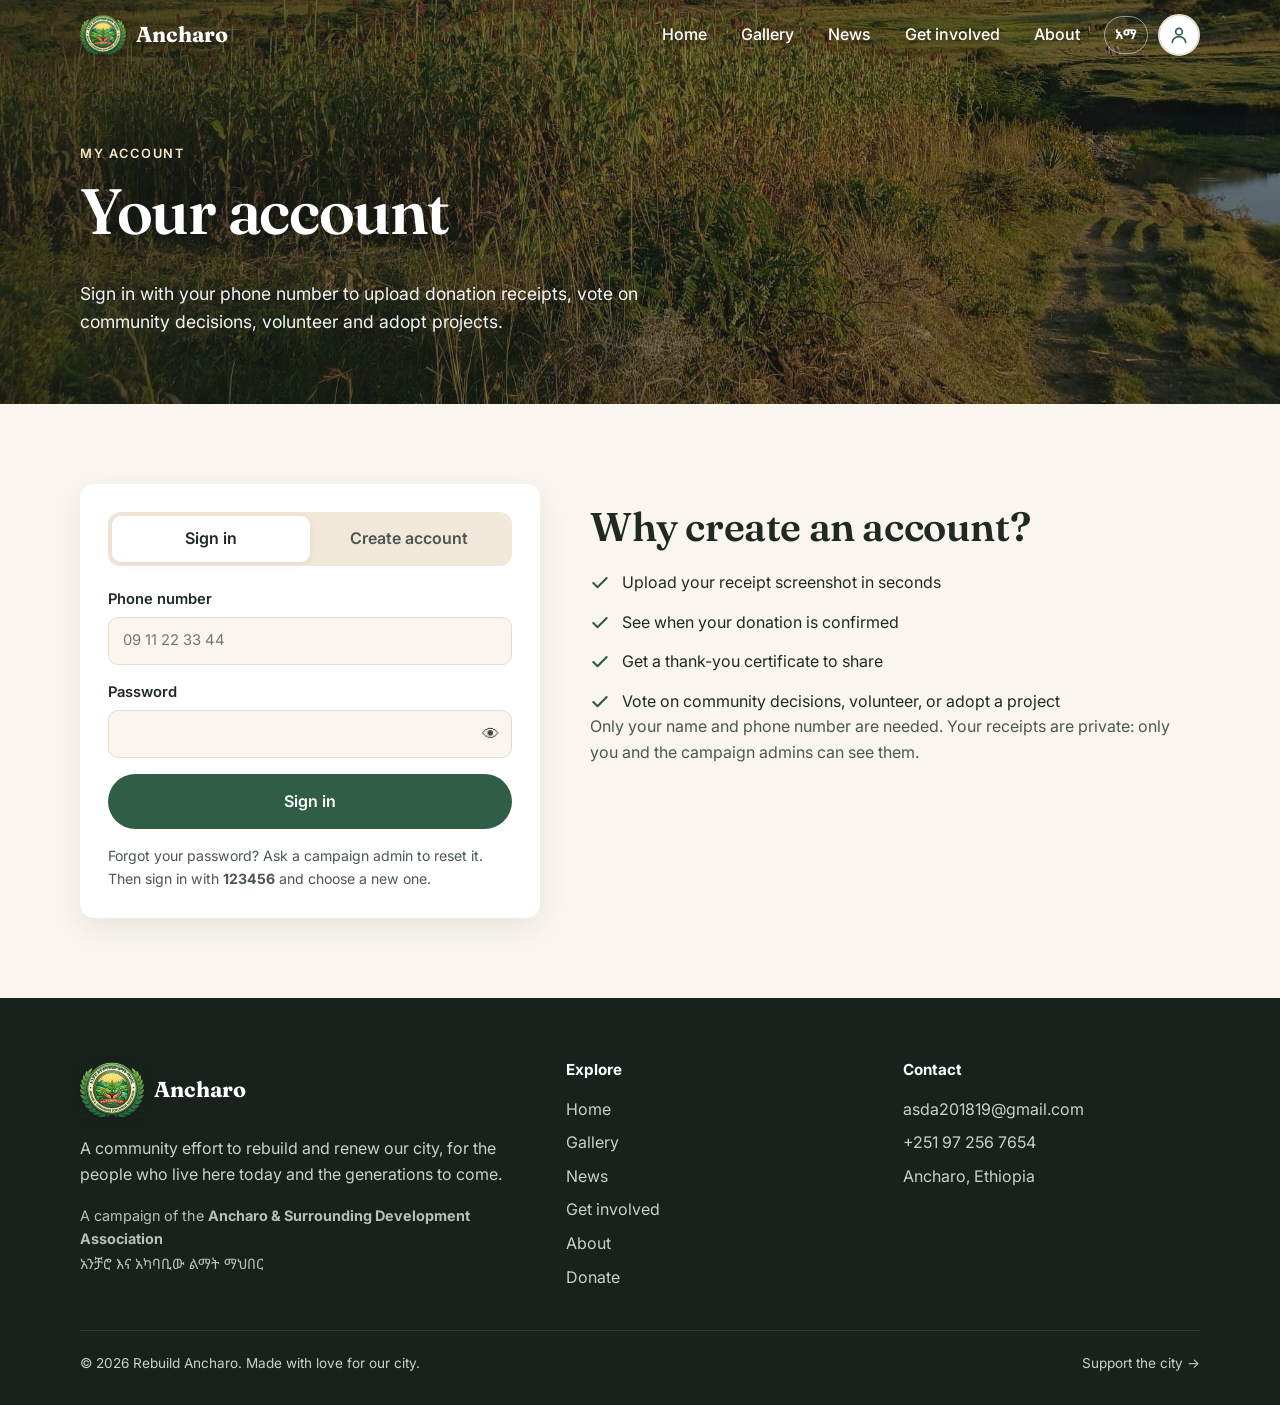
<file: account.html>
<!DOCTYPE html>
<html lang="en">
<head>
  <meta charset="UTF-8" />
  <meta name="viewport" content="width=device-width, initial-scale=1.0, viewport-fit=cover" />
  <title>My account — Ancharo</title>
  <meta name="description" content="Upload your donation receipt and follow its status." />
  <meta name="robots" content="noindex" />
  <meta name="theme-color" content="#2f5d46" />
  <!-- Link preview when shared on WhatsApp, Telegram, Facebook… -->
  <meta property="og:type" content="website" />
  <meta property="og:site_name" content="Rebuild Ancharo" />
  <meta property="og:title" content="My account — Ancharo" />
  <meta property="og:description" content="Upload your donation receipt and follow its status." />
  <meta property="og:image" content="https://ancharo.vercel.app/images/og-image.jpg" />
  <meta property="og:url" content="https://ancharo.vercel.app/" />
  <meta name="twitter:card" content="summary_large_image" />
  <link rel="icon" href="images/favicon-64.png" type="image/png" />
  <link rel="apple-touch-icon" href="images/apple-touch-icon.png" />
  <link rel="preconnect" href="https://fonts.googleapis.com" />
  <link rel="preconnect" href="https://fonts.gstatic.com" crossorigin />
  <link href="https://fonts.googleapis.com/css2?family=Fraunces:opsz,wght@9..144,600;9..144,700&family=Inter:wght@400;500;600;700&family=Noto+Sans+Ethiopic:wght@400;600;700&family=Noto+Serif+Ethiopic:wght@600;700&display=swap" rel="stylesheet" />
  <script src="js/i18n.js?v=f42a2118"></script>
  <link rel="stylesheet" href="css/styles.css?v=0d9c1d97" />
</head>
<body>

  <!-- ================= HEADER ================= -->
  <header class="site-header">
    <nav class="container nav" aria-label="Main">
      <a class="brand" href="index.html">
        <img class="brand__logo" src="images/logo-128.png" alt="" width="46" height="46" />
        <span class="brand__name">Ancharo</span>
      </a>
      <button class="nav__toggle" aria-label="Open menu" aria-expanded="false">
        <svg width="26" height="26" viewBox="0 0 24 24" fill="none" stroke="currentColor" stroke-width="2" stroke-linecap="round"><path d="M3 6h18M3 12h18M3 18h18"/></svg>
      </button>
      <ul class="nav__links">
        <li><a href="index.html">Home</a></li>
        <li><a href="gallery.html">Gallery</a></li>
        <li><a href="news.html">News</a></li>
        <li><a href="community.html">Get involved</a></li>
        <li><a href="about.html">About</a></li>
      </ul>
    </nav>
  </header>

  <main>
    <section class="page-hero page-hero--slim" style="background-image:url('images/hero.jpg')">
      <div class="container">
        <span class="eyebrow">My account</span>
        <h1 data-account-title>Your account</h1>
        <p>Sign in with your phone number to upload donation receipts, vote on community decisions, volunteer and adopt projects.</p>
      </div>
    </section>

    <section class="section">
      <div class="container">

        <!-- Shown until Supabase is connected (js/config.js) -->
        <div data-view="setup" class="panel panel--narrow" hidden>
          <h2>Accounts are coming soon</h2>
          <p>Online accounts aren't switched on yet. In the meantime, please send a screenshot of your receipt to <a href="mailto:asda201819@gmail.com">asda201819@gmail.com</a>.</p>
          <a class="btn btn--green" href="donate.html">Back to donate</a>
        </div>

        <div data-view="loading" class="loading">Loading…</div>

        <!-- ============ SIGN IN / SIGN UP ============ -->
        <div data-view="auth" class="auth" hidden>
          <div class="panel auth__card">
            <div class="tabs" role="tablist">
              <button class="tab is-active" type="button" role="tab" data-auth-tab="signin" aria-selected="true">Sign in</button>
              <button class="tab" type="button" role="tab" data-auth-tab="signup" aria-selected="false">Create account</button>
            </div>

            <form class="form" data-form="signin">
              <label>Phone number<input type="tel" name="phone" autocomplete="tel" inputmode="tel" placeholder="09 11 22 33 44" required /></label>
              <label>Password<span class="pw"><input type="password" name="password" autocomplete="current-password" required /><button type="button" class="pw__toggle" data-pw-toggle aria-label="Show password">👁</button></span></label>
              <button class="btn btn--green btn--block" type="submit">Sign in</button>
              <p class="signin-help" data-signin-help hidden><strong>New here?</strong> <button type="button" class="link-btn" data-new-account>Create your account first →</button></p>
              <p class="hint">Forgot your password? Ask a campaign admin to reset it. Then sign in with <strong>123456</strong> and choose a new one.</p>
            </form>

            <form class="form" data-form="signup" hidden>
              <label>Your name<input type="text" name="full_name" autocomplete="name" maxlength="120" placeholder="e.g. Sara Mohammed" required /></label>
              <label>Phone number<input type="tel" name="phone" autocomplete="tel" inputmode="tel" placeholder="09 11 22 33 44" required /></label>
              <label>Choose a password <span class="opt">(at least 6 characters or numbers)</span><span class="pw"><input type="password" name="password" autocomplete="new-password" minlength="6" required /><button type="button" class="pw__toggle" data-pw-toggle aria-label="Show password">👁</button></span></label>
              <button class="btn btn--green btn--block" type="submit">Create account</button>
              <p class="hint">Living abroad? Write your number with the country code, e.g. +1 202 555 0100.</p>
            </form>

            <p class="form-msg" data-auth-msg role="status"></p>
          </div>
          <div class="auth__side">
            <h2>Why create an account?</h2>
            <ul class="values">
              <li><svg width="20" height="20" viewBox="0 0 24 24" fill="none" stroke="currentColor" stroke-width="2.5" stroke-linecap="round" stroke-linejoin="round"><path d="M20 6 9 17l-5-5"/></svg><span>Upload your receipt screenshot in seconds</span></li>
              <li><svg width="20" height="20" viewBox="0 0 24 24" fill="none" stroke="currentColor" stroke-width="2.5" stroke-linecap="round" stroke-linejoin="round"><path d="M20 6 9 17l-5-5"/></svg><span>See when your donation is confirmed</span></li>
              <li><svg width="20" height="20" viewBox="0 0 24 24" fill="none" stroke="currentColor" stroke-width="2.5" stroke-linecap="round" stroke-linejoin="round"><path d="M20 6 9 17l-5-5"/></svg><span>Get a thank-you certificate to share</span></li>
              <li><svg width="20" height="20" viewBox="0 0 24 24" fill="none" stroke="currentColor" stroke-width="2.5" stroke-linecap="round" stroke-linejoin="round"><path d="M20 6 9 17l-5-5"/></svg><span>Vote on community decisions, volunteer, or adopt a project</span></li>
            </ul>
            <p class="muted">Only your name and phone number are needed. Your receipts are private: only you and the campaign admins can see them.</p>
          </div>
        </div>

        <!-- ============ CHOOSE A NEW PASSWORD (after a reset to 123456) ============ -->
        <div data-view="password" class="panel panel--narrow" hidden>
          <h2>Choose your own password</h2>
          <p class="muted">You signed in with the temporary password. Please choose a new one that only you know.</p>
          <form class="form" data-form="newpass">
            <label>New password <span class="opt">(at least 6 characters or numbers)</span><span class="pw"><input type="password" name="password" autocomplete="new-password" minlength="6" required /><button type="button" class="pw__toggle" data-pw-toggle aria-label="Show password">👁</button></span></label>
            <label>Type it again<input type="password" name="password2" autocomplete="new-password" minlength="6" required /></label>
            <button class="btn btn--green btn--block" type="submit">Save my password</button>
            <p class="form-msg" data-newpass-msg role="status"></p>
          </form>
        </div>

        <!-- ============ DASHBOARD ============ -->
        <div data-view="dash" hidden>
          <div class="dash-head">
            <div>
              <h2>Hello, <span data-user-name></span> 👋</h2>
              <p class="muted" data-user-phone></p>
            </div>
            <div class="dash-head__actions">
              <a class="btn btn--ghost btn--small" href="admin.html" data-admin-only hidden>Admin panel</a>
              <button class="btn btn--ghost btn--small" type="button" data-signout>Sign out</button>
            </div>
          </div>

          <div class="dash-grid">
            <div class="panel" id="submit">
              <h2>Submit a donation</h2>
              <p class="muted">Send your donation to one of the <a href="donate.html">accounts on the donate page</a> first, then fill this in.</p>
              <form class="form" data-form="donation">
                <div class="form-row">
                  <label>Amount (<span data-currency>ETB</span>)<input type="number" name="amount" min="1" step="any" inputmode="decimal" required /></label>
                  <label>Date sent<input type="date" name="donated_on" required /></label>
                </div>
                <!-- Keep these options the same as the accounts on donate.html -->
                <label>Sent with
                  <select name="method" required>
                    <option value="">Choose…</option>
                    <option>Commercial Bank of Ethiopia</option>
                    <option>Abay Bank</option>
                    <option>International transfer</option>
                    <option>Other</option>
                  </select>
                </label>
                <label>For which project?
                  <select name="project_id" data-project-select><option value="">General fund (where it's needed most)</option></select>
                </label>
                <label>Transaction reference <span class="opt">(optional)</span><input type="text" name="reference" maxlength="120" placeholder="e.g. FT26309XYZ" /></label>

                <label class="drop" data-drop>
                  <input type="file" name="screenshot" accept="image/*,application/pdf" required />
                  <span class="drop__empty">
                    <svg width="34" height="34" viewBox="0 0 24 24" fill="none" stroke="currentColor" stroke-width="1.8" stroke-linecap="round" stroke-linejoin="round"><path d="M21 15v4a2 2 0 0 1-2 2H5a2 2 0 0 1-2-2v-4M17 8l-5-5-5 5M12 3v12"/></svg>
                    <strong>Upload receipt screenshot</strong>
                    <small>Tap to choose a photo or PDF (max 6 MB)</small>
                  </span>
                  <span class="drop__preview" hidden><img alt="Receipt preview" /><span class="drop__name"></span></span>
                </label>

                <label>Message <span class="opt">(optional)</span><textarea name="message" rows="2" maxlength="1000" placeholder="A few words for the team or the city"></textarea></label>

                <label class="check"><input type="checkbox" name="show_name" /> Show my name on the supporters wall</label>
                <label data-display-name hidden>Name to show<input type="text" name="display_name" maxlength="80" placeholder="e.g. The Mohammed family" /></label>

                <button class="btn btn--gold btn--block" type="submit">Submit for review</button>
                <p class="form-msg" data-donation-msg role="status"></p>
              </form>
            </div>

            <div>
              <div class="panel">
                <div class="panel__head">
                  <h2>My donations</h2>
                  <span class="muted" data-my-total></span>
                </div>
                <div class="my-list" data-my-donations><p class="muted">Loading…</p></div>
              </div>

              <div class="panel" id="card" data-card-panel>
                <div class="panel__head"><h2>My member card</h2><span class="tag" data-card-state hidden></span></div>
                <div data-card-show hidden>
                  <div class="idc-flip" data-card-flip role="button" tabindex="0" aria-label="Turn the card over"><div class="idc-flip__inner" data-card-faces></div></div>
                  <p class="hint" data-card-note>Tap the card to turn it over. Show it at community events, or let someone scan the QR code.</p>
                  <div class="form-actions">
                    <button class="btn btn--ghost btn--small" type="button" data-card-full>⛶ Show full screen</button>
                    <button class="link-btn" type="button" data-card-edit hidden>Edit my application</button>
                    <button class="link-btn link-btn--danger" type="button" data-card-withdraw hidden>Withdraw</button>
                  </div>
                </div>
                <div data-card-none hidden>
                  <p>Get your <strong>Ancharo community member card</strong> with your photo and a QR code. Apply here, then collect the printed card from the campaign team.</p>
                  <button class="btn btn--green" type="button" data-card-apply>Apply for a member card</button>
                </div>
                <form class="form" data-form="cardapply" hidden novalidate>
                  <div class="photo-pick">
                    <div class="photo-pick__preview" data-apply-photo><span>Your photo</span></div>
                    <div class="photo-pick__side">
                      <label class="btn btn--ghost btn--small file-btn">📷 Take or choose a photo<input type="file" name="photo" accept="image/*" capture="user" /></label>
                      <p class="hint">Face the camera, plain background, good light.</p>
                    </div>
                  </div>
                  <div class="form-row form-row--3">
                    <label>First name<input name="first_name" maxlength="60" required /></label>
                    <label>Middle name <span class="opt">(father)</span><input name="middle_name" maxlength="60" /></label>
                    <label>Last name <span class="opt">(grandfather)</span><input name="last_name" maxlength="60" /></label>
                  </div>
                  <div class="form-row form-row--3">
                    <label>ስም <span class="opt">(Amharic)</span><input name="first_name_am" maxlength="60" lang="am" /></label>
                    <label>የአባት ስም<input name="middle_name_am" maxlength="60" lang="am" /></label>
                    <label>የአያት ስም<input name="last_name_am" maxlength="60" lang="am" /></label>
                  </div>
                  <div class="form-row">
                    <label>Sex<select name="sex"><option value="">—</option><option value="M">Male · ወንድ</option><option value="F">Female · ሴት</option></select></label>
                    <label>Date of birth<input type="date" name="date_of_birth" /></label>
                  </div>
                  <fieldset class="address-box">
                    <legend>Address <span class="opt">(printed on the back)</span></legend>
                    <div class="form-row">
                      <label>City<input name="city" maxlength="80" placeholder="e.g. Ancharo" /></label>
                      <label>Sub-city<input name="subcity" maxlength="80" /></label>
                    </div>
                    <div class="form-row form-row--3">
                      <label>Woreda<input name="woreda" maxlength="80" /></label>
                      <label>Kebele<input name="kebele" maxlength="120" /></label>
                      <label>House No.<input name="house_no" maxlength="40" /></label>
                    </div>
                  </fieldset>
                  <label>Blood type <span class="opt">(optional)</span><select name="blood_type"><option value="">—</option><option>A+</option><option>A-</option><option>B+</option><option>B-</option><option>AB+</option><option>AB-</option><option>O+</option><option>O-</option></select></label>
                  <div class="form-row">
                    <label>Emergency contact<input name="emergency_name" maxlength="120" /></label>
                    <label>Their phone<input type="tel" name="emergency_phone" maxlength="40" /></label>
                  </div>
                  <label>Fayda number <span class="opt">(optional · 12 or 16 digits · only the campaign admins see it, never printed)</span><input name="fayda_number" inputmode="numeric" maxlength="19" autocomplete="off" /></label>
                  <p class="hint">Bring your Fayda card when you collect your member card, so the team can confirm it.</p>
                  <div class="idc-mini-preview" data-apply-preview></div>
                  <div class="form-actions">
                    <button class="btn btn--green" type="submit" data-apply-submit>Send application</button>
                    <button class="link-btn" type="button" data-apply-cancel>Cancel</button>
                  </div>
                </form>
                <p class="form-msg" data-cardapply-msg role="status"></p>
              </div>

              <div class="panel" data-activity hidden>
                <h2>My community activity</h2>
                <div data-my-pledges></div>
                <div data-my-volunteer></div>
                <a class="btn btn--ghost btn--small" href="community.html">Get involved →</a>
              </div>

              <details class="panel panel--details" id="password">
                <summary>Change my password</summary>
                <form class="form" data-form="changepass">
                  <label>New password <span class="opt">(at least 6 characters or numbers)</span><input type="password" name="password" autocomplete="new-password" minlength="6" required /></label>
                  <label>Type it again<input type="password" name="password2" autocomplete="new-password" minlength="6" required /></label>
                  <button class="btn btn--green" type="submit">Change password</button>
                  <p class="form-msg" data-changepass-msg role="status"></p>
                </form>
              </details>

              <details class="panel panel--details">
                <summary>Edit my name</summary>
                <form class="form" data-form="profile">
                  <label>Full name<input type="text" name="full_name" maxlength="120" required /></label>
                  <label>Phone number <span class="opt">(used to sign in; ask an admin to change it)</span><input type="tel" name="phone" readonly /></label>
                  <button class="btn btn--green" type="submit">Save</button>
                  <p class="form-msg" data-profile-msg role="status"></p>
                </form>
              </details>
            </div>
          </div>
        </div>
      </div>
    </section>

    <div class="card-full" data-card-fullscreen hidden>
      <button class="modal__close" type="button" aria-label="Close" data-card-full-close>×</button>
      <div class="idc-flip" data-card-flip-full role="button" tabindex="0" aria-label="Turn the card over"><div class="idc-flip__inner"></div></div>
      <p>Tap the card to turn it over</p>
    </div>
  </main>

  <!-- ================= FOOTER ================= -->
  <footer class="site-footer">
    <div class="container">
      <div class="footer-grid">
        <div>
          <a class="brand" href="index.html">
            <img class="brand__logo" src="images/logo-128.png" alt="" width="46" height="46" />
            <span class="brand__name">Ancharo</span>
          </a>
          <p>A community effort to rebuild and renew our city, for the people who live here today and the generations to come.</p>
          <p class="footer-org">A campaign of the <strong>Ancharo &amp; Surrounding Development Association</strong><span lang="am">አንቻሮ እና አካባቢው ልማት ማህበር</span></p>
        </div>
        <div>
          <h4>Explore</h4>
          <ul>
            <li><a href="index.html">Home</a></li>
            <li><a href="gallery.html">Gallery</a></li>
            <li><a href="news.html">News</a></li>
            <li><a href="community.html">Get involved</a></li>
            <li><a href="about.html">About</a></li>
            <li><a href="donate.html">Donate</a></li>
          </ul>
        </div>
        <div>
          <h4>Contact</h4>
          <ul>
            <li><a href="mailto:asda201819@gmail.com">asda201819@gmail.com</a></li>
            <li><a href="tel:+251972567654">+251 97 256 7654</a></li>
            <li>Ancharo, Ethiopia</li>
          </ul>
        </div>
      </div>
      <div class="footer-bottom">
        <span>© <span data-year>2026</span> Rebuild Ancharo. Made with love for our city.</span>
        <a href="donate.html">Support the city →</a>
      </div>
    </div>
  </footer>

  <script src="js/config.js?v=c62fa761"></script>
  <script src="js/vendor/qrcode.js?v=fbb6b69b"></script>
  <script src="js/idcard.js?v=5038f97e"></script>
  <script src="js/main.js?v=243c6608"></script>
  <script src="js/live.js?v=4247fa48"></script>
  <script src="js/account.js?v=996e1d3a"></script>
</body>
</html>
</file>
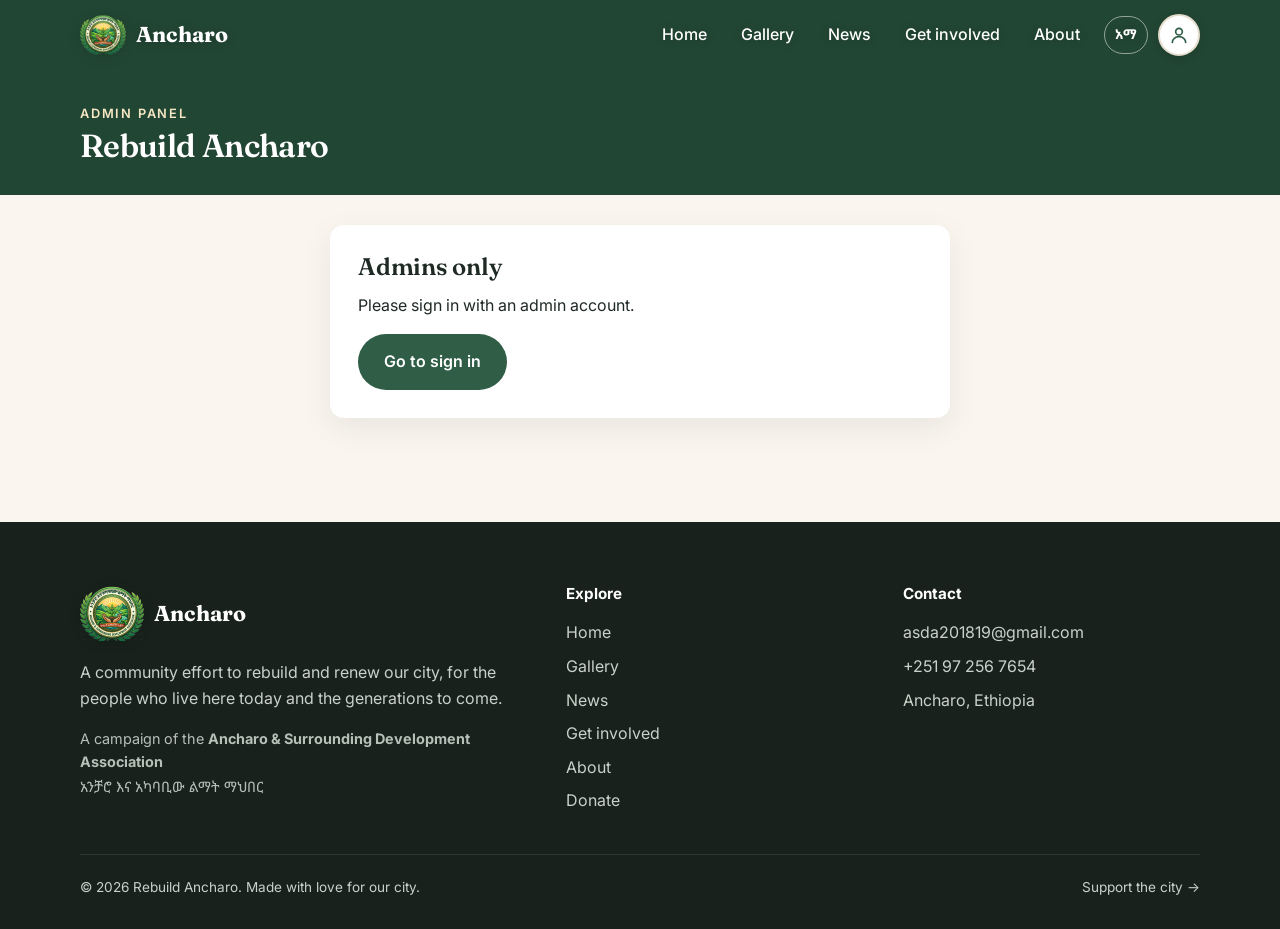
<file: admin.html>
<!DOCTYPE html>
<html lang="en">
<head>
  <meta charset="UTF-8" />
  <meta name="viewport" content="width=device-width, initial-scale=1.0, viewport-fit=cover" />
  <title>Admin — Ancharo</title>
  <meta name="description" content="Rebuild Ancharo admin panel." />
  <meta name="robots" content="noindex" />
  <meta name="theme-color" content="#2f5d46" />
  <!-- Link preview when shared on WhatsApp, Telegram, Facebook… -->
  <meta property="og:type" content="website" />
  <meta property="og:site_name" content="Rebuild Ancharo" />
  <meta property="og:title" content="Admin — Ancharo" />
  <meta property="og:description" content="Rebuild Ancharo admin panel." />
  <meta property="og:image" content="https://ancharo.vercel.app/images/og-image.jpg" />
  <meta property="og:url" content="https://ancharo.vercel.app/" />
  <meta name="twitter:card" content="summary_large_image" />
  <link rel="icon" href="images/favicon-64.png" type="image/png" />
  <link rel="apple-touch-icon" href="images/apple-touch-icon.png" />
  <link rel="preconnect" href="https://fonts.googleapis.com" />
  <link rel="preconnect" href="https://fonts.gstatic.com" crossorigin />
  <link href="https://fonts.googleapis.com/css2?family=Fraunces:opsz,wght@9..144,600;9..144,700&family=Inter:wght@400;500;600;700&family=Noto+Sans+Ethiopic:wght@400;600;700&family=Noto+Serif+Ethiopic:wght@600;700&display=swap" rel="stylesheet" />
  <script src="js/i18n.js?v=f42a2118"></script>
  <link rel="stylesheet" href="css/styles.css?v=0d9c1d97" />
</head>
<body>

  <!-- ================= HEADER ================= -->
  <header class="site-header">
    <nav class="container nav" aria-label="Main">
      <a class="brand" href="index.html">
        <img class="brand__logo" src="images/logo-128.png" alt="" width="46" height="46" />
        <span class="brand__name">Ancharo</span>
      </a>
      <button class="nav__toggle" aria-label="Open menu" aria-expanded="false">
        <svg width="26" height="26" viewBox="0 0 24 24" fill="none" stroke="currentColor" stroke-width="2" stroke-linecap="round"><path d="M3 6h18M3 12h18M3 18h18"/></svg>
      </button>
      <ul class="nav__links">
        <li><a href="index.html">Home</a></li>
        <li><a href="gallery.html">Gallery</a></li>
        <li><a href="news.html">News</a></li>
        <li><a href="community.html">Get involved</a></li>
        <li><a href="about.html">About</a></li>
      </ul>
    </nav>
  </header>

  <main>
    <section class="admin-top">
      <div class="container admin-top__inner">
        <div>
          <span class="eyebrow">Admin panel</span>
          <h1>Rebuild Ancharo</h1>
        </div>
        <span class="muted" data-admin-who></span>
      </div>
    </section>

    <section class="section admin">
      <div class="container">
        <div data-view="setup" class="panel panel--narrow" hidden>
          <h2>Not connected yet</h2>
          <p>The admin panel needs Supabase. Follow <strong>SETUP.md</strong> in the project, then fill in <code>js/config.js</code>.</p>
        </div>
        <div data-view="loading" class="loading">Loading…</div>
        <div data-view="denied" class="panel panel--narrow" hidden>
          <h2>Admins only</h2>
          <p data-denied-msg>Please sign in with an admin account.</p>
          <a class="btn btn--green" href="account.html">Go to sign in</a>
        </div>

        <div data-view="admin" hidden>
          <nav class="admin-tabs" role="tablist" aria-label="Admin sections">
            <button class="admin-tab is-active" type="button" data-tab="overview">Overview</button>
            <button class="admin-tab" type="button" data-tab="donations">Donations <span class="badge" data-pending-badge hidden></span></button>
            <button class="admin-tab" type="button" data-tab="projects">Projects <span class="badge" data-pledge-badge hidden></span></button>
            <button class="admin-tab" type="button" data-tab="votes">Votes</button>
            <button class="admin-tab" type="button" data-tab="volunteers">Volunteers <span class="badge" data-volunteer-badge hidden></span></button>
            <button class="admin-tab" type="button" data-tab="news">Announcements</button>
            <button class="admin-tab" type="button" data-tab="gallery">Gallery</button>
            <button class="admin-tab" type="button" data-tab="spending">Spending</button>
            <button class="admin-tab" type="button" data-tab="cards">ID cards <span class="badge" data-card-badge hidden></span></button>
            <button class="admin-tab" type="button" data-tab="settings">Settings</button>
            <button class="admin-tab" type="button" data-tab="users">Users</button>
          </nav>

          <!-- OVERVIEW -->
          <div class="admin-pane" data-pane="overview">
            <div class="kpis" data-kpis></div>
            <div class="panel">
              <div class="panel__head"><h2>Waiting for review</h2><button class="btn btn--ghost btn--small" type="button" data-goto="donations">Open donations →</button></div>
              <div data-overview-pending><p class="muted">Loading…</p></div>
            </div>
          </div>

          <!-- DONATIONS -->
          <div class="admin-pane" data-pane="donations" hidden>
            <div class="toolbar">
              <div class="seg" role="group" aria-label="Filter by status">
                <button type="button" class="seg__btn is-active" data-status="pending">Pending</button>
                <button type="button" class="seg__btn" data-status="approved">Approved</button>
                <button type="button" class="seg__btn" data-status="rejected">Rejected</button>
                <button type="button" class="seg__btn" data-status="">All</button>
              </div>
              <input class="search" type="search" placeholder="Search name, email, reference…" data-donation-search />
              <button class="btn btn--ghost btn--small" type="button" data-export>Download CSV</button>
            </div>
            <div class="review-list" data-donation-list><p class="muted">Loading…</p></div>
          </div>

          <!-- PROJECTS (adopt a project) -->
          <div class="admin-pane" data-pane="projects" hidden>
            <div class="admin-split">
              <form class="panel form" data-form="project">
                <h2 data-project-heading>New project</h2>
                <input type="hidden" name="id" />
                <label>Title<input name="title" maxlength="200" required placeholder="e.g. Solar street lights for the market road" /></label>
                <label>Description<textarea name="description" rows="4" maxlength="5000"></textarea></label>
                <div class="form-row">
                  <label>Cost (<span data-currency>ETB</span>)<input type="number" name="goal" min="1" step="any" required /></label>
                  <label>Status
                    <select name="status"><option value="open">Needs funding</option><option value="in_progress">In progress</option><option value="completed">Completed</option></select>
                  </label>
                </div>
                <label>Photo <span class="opt">(optional)</span><input type="file" name="image" accept="image/*" /></label>
                <details class="am-fields"><summary>🇪🇹 Amharic version <span class="opt">(optional)</span></summary>
                  <label>Title in Amharic<input name="title_am" maxlength="200" lang="am" /></label>
                  <label>Description in Amharic<textarea name="description_am" rows="4" maxlength="5000" lang="am"></textarea></label>
                </details>
                <label>Order <span class="opt">(lower numbers are shown first)</span><input type="number" name="sort" value="0" step="1" /></label>
                <div class="form-actions">
                  <button class="btn btn--green" type="submit">Save project</button>
                  <button class="btn btn--ghost btn--small" type="button" data-project-cancel hidden>Cancel editing</button>
                </div>
                <p class="form-msg" data-project-msg role="status"></p>
              </form>
              <div>
                <div class="panel">
                  <h2>Pledges <span class="opt">(people adopting projects)</span></h2>
                  <div class="admin-list" data-pledge-list><p class="muted">Loading…</p></div>
                </div>
                <div class="panel">
                  <h2>Projects</h2>
                  <div class="admin-list" data-project-list><p class="muted">Loading…</p></div>
                </div>
              </div>
            </div>
          </div>

          <!-- VOTES (let the community decide) -->
          <div class="admin-pane" data-pane="votes" hidden>
            <div class="admin-split">
              <form class="panel form" data-form="proposal">
                <h2>Ask the community</h2>
                <label>Question<input name="title" maxlength="200" required placeholder="e.g. Which project should we start next?" /></label>
                <label>Explanation <span class="opt">(optional)</span><textarea name="description" rows="3" maxlength="5000"></textarea></label>
                <label>Choices <span class="opt">(one per line, 2 to 10)</span><textarea name="options" rows="4" required placeholder="Clean water points&#10;Solar street lights&#10;School library"></textarea></label>
                <details class="am-fields"><summary>🇪🇹 Amharic version <span class="opt">(optional)</span></summary>
                  <label>Question in Amharic<input name="title_am" maxlength="200" lang="am" /></label>
                  <label>Explanation in Amharic<textarea name="description_am" rows="3" maxlength="5000" lang="am"></textarea></label>
                  <label>Choices in Amharic <span class="opt">(same order, one per line)</span><textarea name="options_am" rows="4" lang="am"></textarea></label>
                </details>
                <div class="form-row">
                  <label>Voting closes <span class="opt">(optional)</span><input type="date" name="closes_at" /></label>
                  <label>Photo <span class="opt">(optional)</span><input type="file" name="image" accept="image/*" /></label>
                </div>
                <button class="btn btn--green" type="submit">Start the vote</button>
                <p class="form-msg" data-proposal-msg role="status"></p>
              </form>
              <div class="panel">
                <h2>Votes &amp; results</h2>
                <div class="admin-list" data-proposal-list><p class="muted">Loading…</p></div>
              </div>
            </div>
          </div>

          <!-- VOLUNTEERS -->
          <div class="admin-pane" data-pane="volunteers" hidden>
            <div class="toolbar">
              <input class="search" type="search" placeholder="Search profession, name, phone…" data-volunteer-search />
              <button class="btn btn--ghost btn--small" type="button" data-volunteer-export>Download CSV</button>
            </div>
            <div class="vol-list" data-volunteer-list><p class="muted">Loading…</p></div>
          </div>

          <!-- ANNOUNCEMENTS -->
          <div class="admin-pane" data-pane="news" hidden>
            <div class="admin-split">
              <form class="panel form" data-form="post">
                <h2 data-post-heading>New announcement</h2>
                <input type="hidden" name="id" />
                <label>Title<input name="title" maxlength="200" required /></label>
                <label>Category
                  <input name="tag" maxlength="40" list="tags" value="News" />
                  <datalist id="tags"><option>News</option><option>Projects</option><option>Community</option><option>Campaign</option><option>Event</option><option>Urgent</option></datalist>
                </label>
                <label>Text <span class="opt">(leave an empty line between paragraphs; links work)</span><textarea name="body" rows="8" maxlength="20000"></textarea></label>
                <details class="am-fields"><summary>🇪🇹 Amharic version <span class="opt">(optional)</span></summary>
                  <label>Title in Amharic<input name="title_am" maxlength="200" lang="am" /></label>
                  <label>Text in Amharic<textarea name="body_am" rows="6" maxlength="20000" lang="am"></textarea></label>
                </details>
                <label>Photo <span class="opt">(optional)</span><input type="file" name="image" accept="image/*" /></label>
                <div class="current-img" data-current-img hidden><img alt="" /><label class="check"><input type="checkbox" name="remove_image" /> Remove photo</label></div>
                <label class="check"><input type="checkbox" name="pinned" /> 📌 Pin it: show as a banner at the top of every page</label>
                <label class="check"><input type="checkbox" name="published" checked /> Published (untick to save as a draft)</label>
                <div class="form-actions">
                  <button class="btn btn--green" type="submit">Publish</button>
                  <button class="btn btn--ghost btn--small" type="button" data-post-cancel hidden>Cancel editing</button>
                </div>
                <p class="form-msg" data-post-msg role="status"></p>
              </form>
              <div class="panel">
                <h2>All announcements</h2>
                <div class="admin-list" data-post-list><p class="muted">Loading…</p></div>
              </div>
            </div>
          </div>

          <!-- GALLERY -->
          <div class="admin-pane" data-pane="gallery" hidden>
            <form class="panel form" data-form="photos">
              <h2>Add photos</h2>
              <div class="form-row">
                <label>Photos<input type="file" name="files" accept="image/*" multiple required /></label>
                <label>Category
                  <select name="category"><option value="landscape">Landscapes</option><option value="city">City life</option><option value="projects">Projects</option></select>
                </label>
              </div>
              <label>Caption <span class="opt">(used for all selected photos; you can edit each one after)</span><input name="caption" maxlength="200" /></label>
              <button class="btn btn--green" type="submit">Upload</button>
              <p class="form-msg" data-photos-msg role="status"></p>
            </form>
            <div class="photo-grid" data-photo-grid></div>
          </div>

          <!-- SPENDING -->
          <div class="admin-pane" data-pane="spending" hidden>
            <div class="admin-split">
              <form class="panel form" data-form="expense">
                <h2>Record spending</h2>
                <p class="muted">These appear publicly on the donate page under “Where the money went”, which builds trust.</p>
                <div class="form-row">
                  <label>Date<input type="date" name="spent_on" required /></label>
                  <label>Amount (<span data-currency>ETB</span>)<input type="number" name="amount" min="0.01" step="any" required /></label>
                </div>
                <label>Project<input name="project" maxlength="120" list="projects" placeholder="e.g. Main road repair" />
                  <datalist id="projects"><option>Main road repair</option><option>School renovation</option><option>Solar street lights</option><option>Clean water points</option></datalist>
                </label>
                <label>What was bought / paid<input name="description" maxlength="500" required placeholder="e.g. 120 bags of cement" /></label>
                <label>Receipt photo <span class="opt">(optional, shown publicly)</span><input type="file" name="receipt" accept="image/*" /></label>
                <button class="btn btn--green" type="submit">Add</button>
                <p class="form-msg" data-expense-msg role="status"></p>
              </form>
              <div class="panel">
                <div class="panel__head"><h2>Spending record</h2><span class="muted" data-spent-total></span></div>
                <div class="admin-list" data-expense-list><p class="muted">Loading…</p></div>
              </div>
            </div>
          </div>

          <!-- ID CARDS -->
          <div class="admin-pane" data-pane="cards" hidden>
            <div class="toolbar">
              <div class="seg" role="group" aria-label="Filter cards">
                <button type="button" class="seg__btn is-active" data-card-status="">All</button>
                <button type="button" class="seg__btn" data-card-status="pending">Applications</button>
                <button type="button" class="seg__btn" data-card-status="active">Active</button>
                <button type="button" class="seg__btn" data-card-status="revoked">Revoked</button>
              </div>
              <input class="search" type="search" placeholder="Search name, card number, phone…" data-card-search />
              <button class="btn btn--green btn--small" type="button" data-card-new>＋ Register a person</button>
              <button class="btn btn--ghost btn--small" type="button" data-card-print-selected disabled>🖨 Print selected</button>
            </div>
            <p class="muted hint">This is a <strong>community member card</strong>, not a government ID. Its QR code opens a page that shows whether the card is valid.</p>
            <div class="card-list" data-card-list><p class="muted">Loading…</p></div>
          </div>

          <!-- SETTINGS -->
          <div class="admin-pane" data-pane="settings" hidden>
            <form class="panel form panel--narrow" data-form="settings">
              <h2>Campaign settings</h2>
              <div class="form-row">
                <label>Fundraising goal<input type="number" name="goal" min="1" step="any" required /></label>
                <label>Currency<input name="currency" maxlength="6" required /></label>
              </div>
              <label>Campaign end date <span class="opt">(for the countdown; leave empty to hide it)</span><input type="date" name="deadline" /></label>
              <h3>Money collected outside the website</h3>
              <p class="muted">Cash, collections at events, donations from before the site existed… These are added to the totals shown on the site.</p>
              <div class="form-row">
                <label>Amount<input type="number" name="offline_raised" min="0" step="any" required /></label>
                <label>Number of donors<input type="number" name="offline_donors" min="0" step="1" required /></label>
              </div>
              <h3>Member cards</h3>
              <div class="form-row">
                <label>Phone printed on the back <span class="opt">(“if found, call…”)</span><input name="card_phone" maxlength="40" placeholder="+251 …" /></label>
                <label>Issued by <span class="opt">(printed on the back)</span><input name="card_issuer" maxlength="80" placeholder="Rebuild Ancharo Committee" /></label>
              </div>
              <button class="btn btn--green" type="submit">Save settings</button>
              <p class="form-msg" data-settings-msg role="status"></p>
            </form>
          </div>

          <!-- USERS -->
          <div class="admin-pane" data-pane="users" hidden>
            <div class="toolbar"><input class="search" type="search" placeholder="Search users…" data-user-search /></div>
            <div class="panel table-wrap">
              <table class="table">
                <thead><tr><th>Name</th><th>Phone</th><th>Joined</th><th class="num">Confirmed</th><th>Role</th><th>Password</th></tr></thead>
                <tbody data-user-rows><tr><td colspan="6" class="muted">Loading…</td></tr></tbody>
              </table>
            </div>
          </div>
        </div>
      </div>
    </section>

    <!-- member card editor -->
    <div class="modal" data-card-modal hidden>
      <div class="modal__box modal__box--wide" role="dialog" aria-modal="true" aria-labelledby="card-editor-title">
        <button class="modal__close" type="button" aria-label="Close" data-card-close>×</button>
        <h2 id="card-editor-title" data-card-heading>Register a person</h2>
        <div class="card-editor">
          <form class="form" data-form="card" novalidate>
            <input type="hidden" name="id" />
            <div class="photo-pick">
              <div class="photo-pick__preview" data-photo-preview></div>
              <div class="photo-pick__side">
                <label class="btn btn--ghost btn--small file-btn">📁 Choose photo<input type="file" name="photo" accept="image/*" capture="user" /></label>
                <button type="button" class="btn btn--ghost btn--small" data-camera>📷 Use camera</button>
                <p class="hint">Face the camera, plain background, good light. The photo is cut to passport shape.</p>
              </div>
              <div class="camera" data-camera-box hidden>
                <video playsinline muted autoplay></video>
                <div class="form-actions"><button type="button" class="btn btn--gold btn--small" data-snap>📸 Take photo</button><button type="button" class="link-btn" data-camera-stop>Cancel</button></div>
              </div>
            </div>
            <div class="form-row form-row--3">
              <label>First name<input name="first_name" maxlength="60" required /></label>
              <label>Middle name <span class="opt">(father)</span><input name="middle_name" maxlength="60" /></label>
              <label>Last name <span class="opt">(grandfather)</span><input name="last_name" maxlength="60" /></label>
            </div>
            <div class="form-row form-row--3">
              <label>ስም <span class="opt">(Amharic)</span><input name="first_name_am" maxlength="60" lang="am" /></label>
              <label>የአባት ስም<input name="middle_name_am" maxlength="60" lang="am" /></label>
              <label>የአያት ስም<input name="last_name_am" maxlength="60" lang="am" /></label>
            </div>
            <div class="form-row">
              <label>Sex<select name="sex"><option value="">—</option><option value="M">Male · ወንድ</option><option value="F">Female · ሴት</option></select></label>
              <label>Date of birth<input type="date" name="date_of_birth" /></label>
            </div>
            <label>Phone number<input type="tel" name="phone" maxlength="40" placeholder="09 11 22 33 44" /></label>
            <fieldset class="address-box">
              <legend>Address <span class="opt">(printed on the back)</span></legend>
              <div class="form-row">
                <label>City<input name="city" maxlength="80" placeholder="e.g. Ancharo" /></label>
                <label>Sub-city<input name="subcity" maxlength="80" /></label>
              </div>
              <div class="form-row form-row--3">
                <label>Woreda<input name="woreda" maxlength="80" /></label>
                <label>Kebele<input name="kebele" maxlength="120" /></label>
                <label>House No.<input name="house_no" maxlength="40" /></label>
              </div>
            </fieldset>
            <div class="form-row">
              <label>Role
                <select name="role">
                  <option>Member</option><option>Volunteer</option><option>Donor</option><option>Committee member</option>
                  <option>Elder</option><option>Youth</option><option>Diaspora member</option>
                </select>
              </label>
              <label>Blood type
                <select name="blood_type"><option value="">—</option><option>A+</option><option>A-</option><option>B+</option><option>B-</option><option>AB+</option><option>AB-</option><option>O+</option><option>O-</option></select>
              </label>
            </div>
            <div class="form-row">
              <label>Emergency contact<input name="emergency_name" maxlength="120" /></label>
              <label>Their phone<input type="tel" name="emergency_phone" maxlength="40" /></label>
            </div>
            <fieldset class="fayda-box">
              <legend>Fayda (national ID)</legend>
              <label>Fayda number <span class="opt">(optional · 12 or 16 digits · never printed)</span><input name="fayda_number" inputmode="numeric" maxlength="19" autocomplete="off" /></label>
              <label class="check"><input type="checkbox" name="fayda_verified" /> I checked their Fayda card in person and the name matches</label>
            </fieldset>
            <div class="form-row">
              <label>Issued on<input type="date" name="issued_on" /></label>
              <label>Valid until<input type="date" name="expires_on" /></label>
            </div>
            <label>Status
              <select name="status"><option value="active">Active: ready to print</option><option value="pending">Application: waiting</option><option value="revoked">Revoked: no longer valid</option></select>
            </label>
            <div class="form-actions">
              <button class="btn btn--green" type="submit">Save card</button>
              <button class="btn btn--gold" type="button" data-save-print>Save &amp; print</button>
            </div>
            <p class="form-msg" data-card-msg role="status"></p>
          </form>
          <div class="card-editor__preview">
            <p class="eyebrow">Live preview</p>
            <div class="idc-stack" data-card-preview></div>
          </div>
        </div>
      </div>
    </div>

    <!-- print options -->
    <div class="modal" data-print-modal hidden>
      <div class="modal__box modal__box--form" role="dialog" aria-modal="true" aria-labelledby="print-title">
        <button class="modal__close" type="button" aria-label="Close" data-print-close>×</button>
        <h2 id="print-title">Print <span data-print-count></span></h2>
        <form class="form" data-form="print">
          <fieldset class="choice">
            <legend>Printer</legend>
            <label class="check"><input type="radio" name="layout" value="cr80" checked /> <span><strong>ID card printer</strong> (PVC card, 85.6 × 54 mm): one side per page</span></label>
            <label class="check"><input type="radio" name="layout" value="a4" /> <span><strong>Normal printer, A4 paper</strong>: front and back side by side, with cut lines (glue back-to-back or laminate)</span></label>
          </fieldset>
          <label class="check"><input type="checkbox" name="back" checked /> Include the back side</label>
          <p class="hint">In the print window, set margins to “None” and scale to 100%.</p>
          <button class="btn btn--gold btn--block" type="submit">🖨 Print</button>
        </form>
      </div>
    </div>
    <div id="print-area" aria-hidden="true"></div>

    <!-- receipt viewer -->
    <div class="modal" data-modal hidden>
      <div class="modal__box" role="dialog" aria-modal="true" aria-label="Receipt">
        <button class="modal__close" type="button" aria-label="Close" data-modal-close>×</button>
        <div data-modal-body></div>
      </div>
    </div>
  </main>

  <!-- ================= FOOTER ================= -->
  <footer class="site-footer">
    <div class="container">
      <div class="footer-grid">
        <div>
          <a class="brand" href="index.html">
            <img class="brand__logo" src="images/logo-128.png" alt="" width="46" height="46" />
            <span class="brand__name">Ancharo</span>
          </a>
          <p>A community effort to rebuild and renew our city, for the people who live here today and the generations to come.</p>
          <p class="footer-org">A campaign of the <strong>Ancharo &amp; Surrounding Development Association</strong><span lang="am">አንቻሮ እና አካባቢው ልማት ማህበር</span></p>
        </div>
        <div>
          <h4>Explore</h4>
          <ul>
            <li><a href="index.html">Home</a></li>
            <li><a href="gallery.html">Gallery</a></li>
            <li><a href="news.html">News</a></li>
            <li><a href="community.html">Get involved</a></li>
            <li><a href="about.html">About</a></li>
            <li><a href="donate.html">Donate</a></li>
          </ul>
        </div>
        <div>
          <h4>Contact</h4>
          <ul>
            <li><a href="mailto:asda201819@gmail.com">asda201819@gmail.com</a></li>
            <li><a href="tel:+251972567654">+251 97 256 7654</a></li>
            <li>Ancharo, Ethiopia</li>
          </ul>
        </div>
      </div>
      <div class="footer-bottom">
        <span>© <span data-year>2026</span> Rebuild Ancharo. Made with love for our city.</span>
        <a href="donate.html">Support the city →</a>
      </div>
    </div>
  </footer>

  <script src="js/config.js?v=c62fa761"></script>
  <script src="js/vendor/qrcode.js?v=fbb6b69b"></script>
  <script src="js/idcard.js?v=5038f97e"></script>
  <script src="js/main.js?v=243c6608"></script>
  <script src="js/live.js?v=4247fa48"></script>
  <script src="js/admin.js?v=9c48f77e"></script>
</body>
</html>
</file>
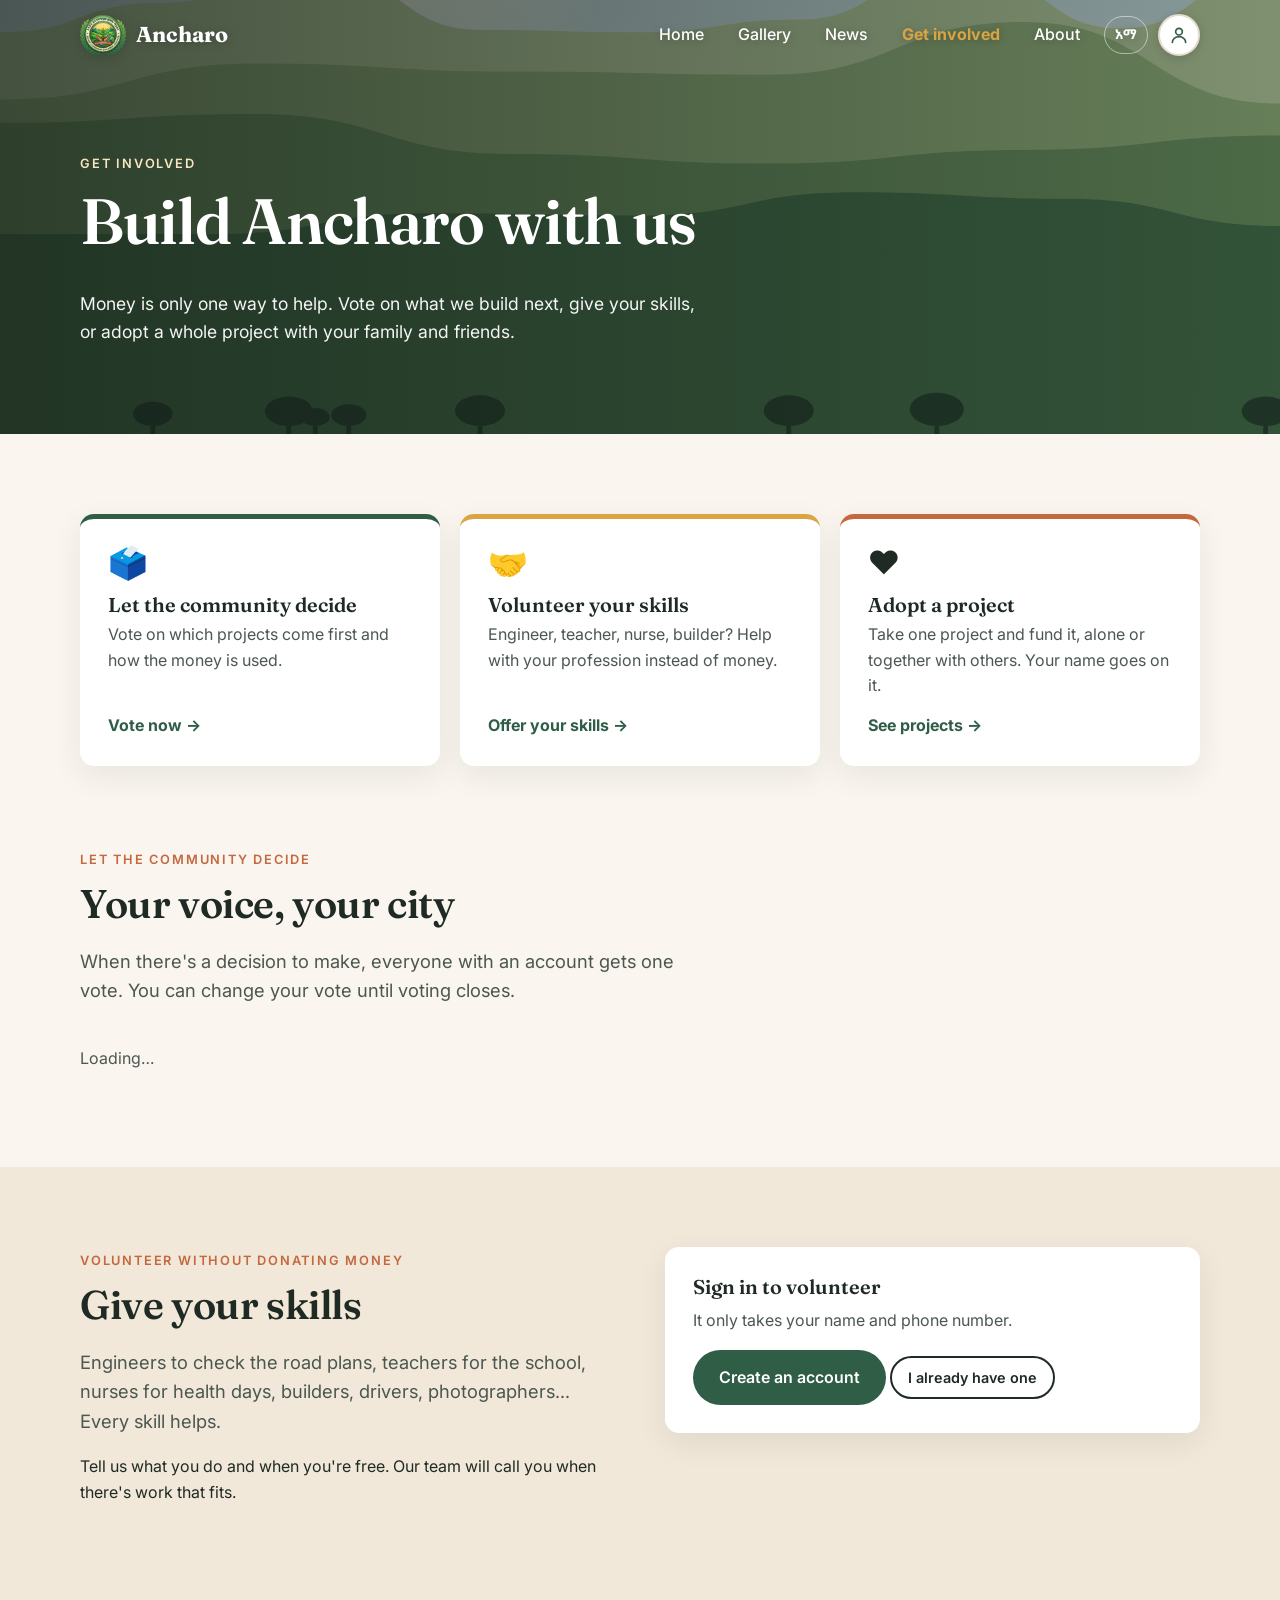
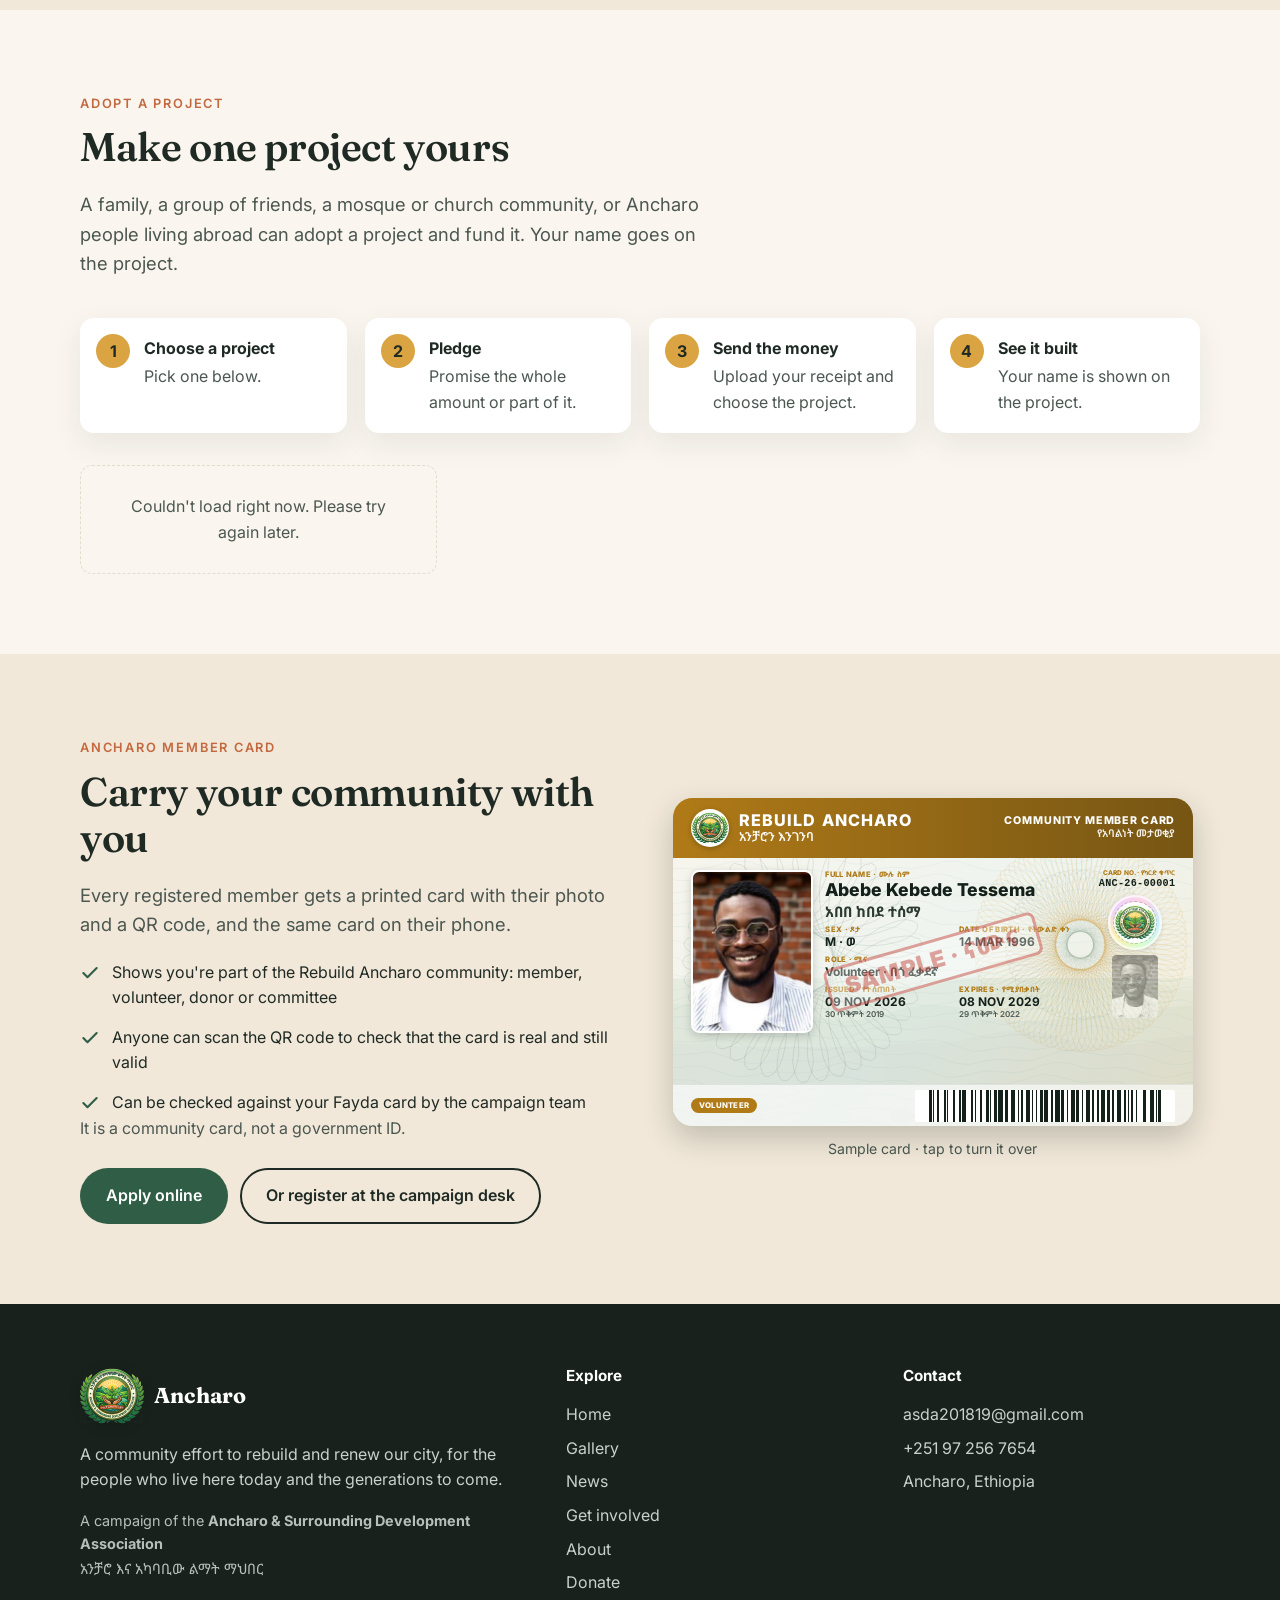
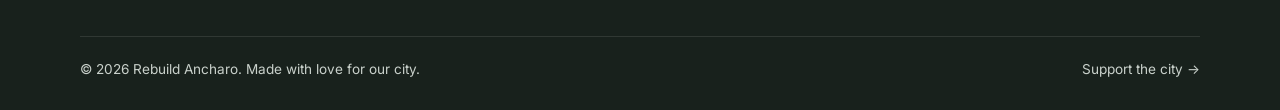
<file: community.html>
<!DOCTYPE html>
<html lang="en">
<head>
  <meta charset="UTF-8" />
  <meta name="viewport" content="width=device-width, initial-scale=1.0, viewport-fit=cover" />
  <title>Get involved — Ancharo</title>
  <meta name="description" content="Vote on community decisions, volunteer your skills, or adopt a project in Ancharo." />
  <meta name="theme-color" content="#2f5d46" />
  <!-- Link preview when shared on WhatsApp, Telegram, Facebook… -->
  <meta property="og:type" content="website" />
  <meta property="og:site_name" content="Rebuild Ancharo" />
  <meta property="og:title" content="Get involved — Ancharo" />
  <meta property="og:description" content="Vote on community decisions, volunteer your skills, or adopt a project in Ancharo." />
  <meta property="og:image" content="https://ancharo.vercel.app/images/og-image.jpg" />
  <meta property="og:url" content="https://ancharo.vercel.app/" />
  <meta name="twitter:card" content="summary_large_image" />
  <link rel="icon" href="images/favicon-64.png" type="image/png" />
  <link rel="apple-touch-icon" href="images/apple-touch-icon.png" />
  <link rel="preconnect" href="https://fonts.googleapis.com" />
  <link rel="preconnect" href="https://fonts.gstatic.com" crossorigin />
  <link href="https://fonts.googleapis.com/css2?family=Fraunces:opsz,wght@9..144,600;9..144,700&family=Inter:wght@400;500;600;700&family=Noto+Sans+Ethiopic:wght@400;600;700&family=Noto+Serif+Ethiopic:wght@600;700&display=swap" rel="stylesheet" />
  <script src="js/i18n.js?v=f42a2118"></script>
  <link rel="stylesheet" href="css/styles.css?v=0d9c1d97" />
</head>
<body>

  <!-- ================= HEADER ================= -->
  <header class="site-header">
    <nav class="container nav" aria-label="Main">
      <a class="brand" href="index.html">
        <img class="brand__logo" src="images/logo-128.png" alt="" width="46" height="46" />
        <span class="brand__name">Ancharo</span>
      </a>
      <button class="nav__toggle" aria-label="Open menu" aria-expanded="false">
        <svg width="26" height="26" viewBox="0 0 24 24" fill="none" stroke="currentColor" stroke-width="2" stroke-linecap="round"><path d="M3 6h18M3 12h18M3 18h18"/></svg>
      </button>
      <ul class="nav__links">
        <li><a href="index.html">Home</a></li>
        <li><a href="gallery.html">Gallery</a></li>
        <li><a href="news.html">News</a></li>
        <li><a href="community.html" aria-current="page">Get involved</a></li>
        <li><a href="about.html">About</a></li>
      </ul>
    </nav>
  </header>

  <main>
    <section class="page-hero" style="background-image:url('images/valley.svg')">
      <div class="container">
        <span class="eyebrow">Get involved</span>
        <h1>Build Ancharo with us</h1>
        <p>Money is only one way to help. Vote on what we build next, give your skills, or adopt a whole project with your family and friends.</p>
      </div>
    </section>

    <section class="section ways-section">
      <div class="container">
        <div class="ways">
          <a class="way reveal" href="#decide">
            <span class="way__icon" aria-hidden="true">🗳️</span>
            <h3>Let the community decide</h3>
            <p>Vote on which projects come first and how the money is used.</p>
            <span class="way__go">Vote now →</span>
          </a>
          <a class="way reveal" href="#volunteer">
            <span class="way__icon" aria-hidden="true">🤝</span>
            <h3>Volunteer your skills</h3>
            <p>Engineer, teacher, nurse, builder? Help with your profession instead of money.</p>
            <span class="way__go">Offer your skills →</span>
          </a>
          <a class="way reveal" href="#adopt">
            <span class="way__icon" aria-hidden="true">♥</span>
            <h3>Adopt a project</h3>
            <p>Take one project and fund it, alone or together with others. Your name goes on it.</p>
            <span class="way__go">See projects →</span>
          </a>
        </div>
      </div>
    </section>

    <!-- ============ VOTE ============ -->
    <section class="section" id="decide">
      <div class="container">
        <div class="section__head reveal">
          <span class="eyebrow">Let the community decide</span>
          <h2>Your voice, your city</h2>
          <p class="lead">When there's a decision to make, everyone with an account gets one vote. You can change your vote until voting closes.</p>
        </div>
        <div class="proposals" data-proposals><p class="muted">Loading…</p></div>
      </div>
    </section>

    <!-- ============ VOLUNTEER ============ -->
    <section class="section section--sand" id="volunteer">
      <div class="container split split--top">
        <div class="reveal">
          <span class="eyebrow">Volunteer without donating money</span>
          <h2>Give your skills</h2>
          <p class="lead">Engineers to check the road plans, teachers for the school, nurses for health days, builders, drivers, photographers… Every skill helps.</p>
          <p>Tell us what you do and when you're free. Our team will call you when there's work that fits.</p>
          <div class="vol-stats" data-volunteer-stats></div>
        </div>
        <div class="reveal">
          <div class="panel" data-volunteer-signin hidden>
            <h3>Sign in to volunteer</h3>
            <p class="muted">It only takes your name and phone number.</p>
            <a class="btn btn--green" href="account.html?next=community.html%23volunteer#signup">Create an account</a>
            <a class="btn btn--ghost btn--small" href="account.html?next=community.html%23volunteer">I already have one</a>
          </div>
          <form class="panel form" data-form="volunteer" hidden>
            <h3 data-volunteer-title>I want to volunteer</h3>
            <p class="form-msg form-msg--ok" data-volunteer-status></p>
            <label>My profession
              <select name="profession" required>
                <option value="">Choose…</option>
                <option>Engineer</option>
                <option>Builder / Mason</option>
                <option>Carpenter</option>
                <option>Electrician</option>
                <option>Plumber</option>
                <option>Teacher</option>
                <option>Doctor / Nurse / Health worker</option>
                <option>Accountant / Finance</option>
                <option>Lawyer</option>
                <option>IT / Computers</option>
                <option>Driver / Transport</option>
                <option>Farmer / Agriculture</option>
                <option>Artist / Designer / Photographer</option>
                <option>Student</option>
                <option>Business owner</option>
                <option value="__other">Other…</option>
              </select>
            </label>
            <label data-other-profession hidden>Which profession?<input name="profession_other" maxlength="80" /></label>
            <label>How can you help? <span class="opt">(skills, experience)</span><textarea name="skills" rows="3" maxlength="500" placeholder="e.g. Civil engineer, 8 years building roads"></textarea></label>
            <div class="form-row">
              <label>When are you free?
                <select name="availability">
                  <option>Weekends</option>
                  <option>Evenings</option>
                  <option>A few days a month</option>
                  <option>Full time for a short period</option>
                  <option>Online / from far away</option>
                </select>
              </label>
              <label>Where do you live?
                <select name="location">
                  <option>In Ancharo</option>
                  <option>Elsewhere in Ethiopia</option>
                  <option>Abroad</option>
                </select>
              </label>
            </div>
            <label>Message <span class="opt">(optional)</span><textarea name="message" rows="2" maxlength="1000"></textarea></label>
            <button class="btn btn--gold btn--block" type="submit" data-volunteer-submit>Sign me up as a volunteer</button>
            <p class="form-msg" data-volunteer-msg role="status"></p>
          </form>
          <div class="panel" data-volunteer-offline hidden>
            <h3>Want to volunteer?</h3>
            <p>Send us your name, profession and phone number at <a href="mailto:asda201819@gmail.com">asda201819@gmail.com</a> and we'll get in touch.</p>
          </div>
        </div>
      </div>
    </section>

    <!-- ============ ADOPT ============ -->
    <section class="section" id="adopt">
      <div class="container">
        <div class="section__head reveal">
          <span class="eyebrow">Adopt a project</span>
          <h2>Make one project yours</h2>
          <p class="lead">A family, a group of friends, a mosque or church community, or Ancharo people living abroad can adopt a project and fund it. Your name goes on the project.</p>
        </div>
        <ol class="steps steps--row reveal">
          <li><strong>Choose a project</strong><span>Pick one below.</span></li>
          <li><strong>Pledge</strong><span>Promise the whole amount or part of it.</span></li>
          <li><strong>Send the money</strong><span>Upload your receipt and choose the project.</span></li>
          <li><strong>See it built</strong><span>Your name is shown on the project.</span></li>
        </ol>
        <div class="grid grid--3 projects-grid" data-projects><p class="muted">Loading…</p></div>
      </div>
    </section>

    <!-- ============ MEMBER CARD ============ -->
    <section class="section section--sand member-card-section" id="member-card">
      <div class="container split">
        <div class="reveal">
          <span class="eyebrow">Ancharo member card</span>
          <h2>Carry your community with you</h2>
          <p class="lead">Every registered member gets a printed card with their photo and a QR code, and the same card on their phone.</p>
          <ul class="values">
            <li><svg width="20" height="20" viewBox="0 0 24 24" fill="none" stroke="currentColor" stroke-width="2.5" stroke-linecap="round" stroke-linejoin="round"><path d="M20 6 9 17l-5-5"/></svg><span>Shows you're part of the Rebuild Ancharo community: member, volunteer, donor or committee</span></li>
            <li><svg width="20" height="20" viewBox="0 0 24 24" fill="none" stroke="currentColor" stroke-width="2.5" stroke-linecap="round" stroke-linejoin="round"><path d="M20 6 9 17l-5-5"/></svg><span>Anyone can scan the QR code to check that the card is real and still valid</span></li>
            <li><svg width="20" height="20" viewBox="0 0 24 24" fill="none" stroke="currentColor" stroke-width="2.5" stroke-linecap="round" stroke-linejoin="round"><path d="M20 6 9 17l-5-5"/></svg><span>Can be checked against your Fayda card by the campaign team</span></li>
          </ul>
          <p class="muted">It is a community card, not a government ID.</p>
          <div class="hero__actions">
            <a class="btn btn--green" href="account.html#card">Apply online</a>
            <a class="btn btn--ghost" href="about.html">Or register at the campaign desk</a>
          </div>
        </div>
        <div class="member-card-demo reveal">
          <div class="idc-flip" data-sample-card role="button" tabindex="0" aria-label="Turn the sample card over"><div class="idc-flip__inner"></div></div>
          <p class="hint">Sample card · tap to turn it over</p>
        </div>
      </div>
    </section>

    <!-- adopt form -->
    <div class="modal" data-adopt-modal hidden>
      <div class="modal__box modal__box--form" role="dialog" aria-modal="true" aria-labelledby="adopt-title">
        <button class="modal__close" type="button" aria-label="Close" data-modal-close>×</button>
        <span class="eyebrow">Adopt a project</span>
        <h2 id="adopt-title" data-adopt-title></h2>
        <form class="form" data-form="adopt">
          <input type="hidden" name="project_id" />
          <label>Name to show on the project<input name="display_name" maxlength="100" required placeholder="e.g. The Mohammed family / Ancharo friends in Dubai" /></label>
          <fieldset class="choice">
            <legend>How much will you give?</legend>
            <label class="check"><input type="radio" name="kind" value="full" checked /> <span>The whole remaining amount (<strong data-adopt-remaining></strong>)</span></label>
            <label class="check"><input type="radio" name="kind" value="part" /> <span>Part of it</span></label>
          </fieldset>
          <label data-adopt-amount hidden>Amount (<span data-currency>ETB</span>)<input type="number" name="amount" min="1" step="any" /></label>
          <label>Message <span class="opt">(optional)</span><textarea name="message" rows="2" maxlength="1000"></textarea></label>
          <label class="check"><input type="checkbox" name="show_public" checked /> Show our name on the project</label>
          <button class="btn btn--gold btn--block" type="submit">♥ Adopt this project</button>
          <p class="form-msg" data-adopt-msg role="status"></p>
        </form>
        <div data-adopt-done hidden>
          <p class="lead">Thank you! 🎉 Our team will confirm your pledge.</p>
          <p>When you send money for this project, upload the receipt and choose this project in the list.</p>
          <a class="btn btn--green" data-adopt-receipt href="account.html#submit">Upload a receipt →</a>
        </div>
      </div>
    </div>
  </main>

  <!-- ================= FOOTER ================= -->
  <footer class="site-footer">
    <div class="container">
      <div class="footer-grid">
        <div>
          <a class="brand" href="index.html">
            <img class="brand__logo" src="images/logo-128.png" alt="" width="46" height="46" />
            <span class="brand__name">Ancharo</span>
          </a>
          <p>A community effort to rebuild and renew our city, for the people who live here today and the generations to come.</p>
          <p class="footer-org">A campaign of the <strong>Ancharo &amp; Surrounding Development Association</strong><span lang="am">አንቻሮ እና አካባቢው ልማት ማህበር</span></p>
        </div>
        <div>
          <h4>Explore</h4>
          <ul>
            <li><a href="index.html">Home</a></li>
            <li><a href="gallery.html">Gallery</a></li>
            <li><a href="news.html">News</a></li>
            <li><a href="community.html">Get involved</a></li>
            <li><a href="about.html">About</a></li>
            <li><a href="donate.html">Donate</a></li>
          </ul>
        </div>
        <div>
          <h4>Contact</h4>
          <ul>
            <li><a href="mailto:asda201819@gmail.com">asda201819@gmail.com</a></li>
            <li><a href="tel:+251972567654">+251 97 256 7654</a></li>
            <li>Ancharo, Ethiopia</li>
          </ul>
        </div>
      </div>
      <div class="footer-bottom">
        <span>© <span data-year>2026</span> Rebuild Ancharo. Made with love for our city.</span>
        <a href="donate.html">Support the city →</a>
      </div>
    </div>
  </footer>

  <a class="fab-donate" href="donate.html"><svg width="18" height="18" viewBox="0 0 24 24" fill="currentColor"><path d="M12 21s-7.5-4.6-9.5-9.2C1 8.3 3.2 5 6.6 5c2 0 3.5 1.1 4.4 2.5C12 6.1 13.4 5 15.4 5c3.4 0 5.6 3.3 4.1 6.8C19.5 16.4 12 21 12 21Z"/></svg>Donate</a>

  <script src="js/config.js?v=c62fa761"></script>
  <script src="js/vendor/qrcode.js?v=fbb6b69b"></script>
  <script src="js/idcard.js?v=5038f97e"></script>
  <script src="js/main.js?v=243c6608"></script>
  <script src="js/live.js?v=4247fa48"></script>
  <script src="js/community.js?v=3286c106"></script>
</body>
</html>
</file>
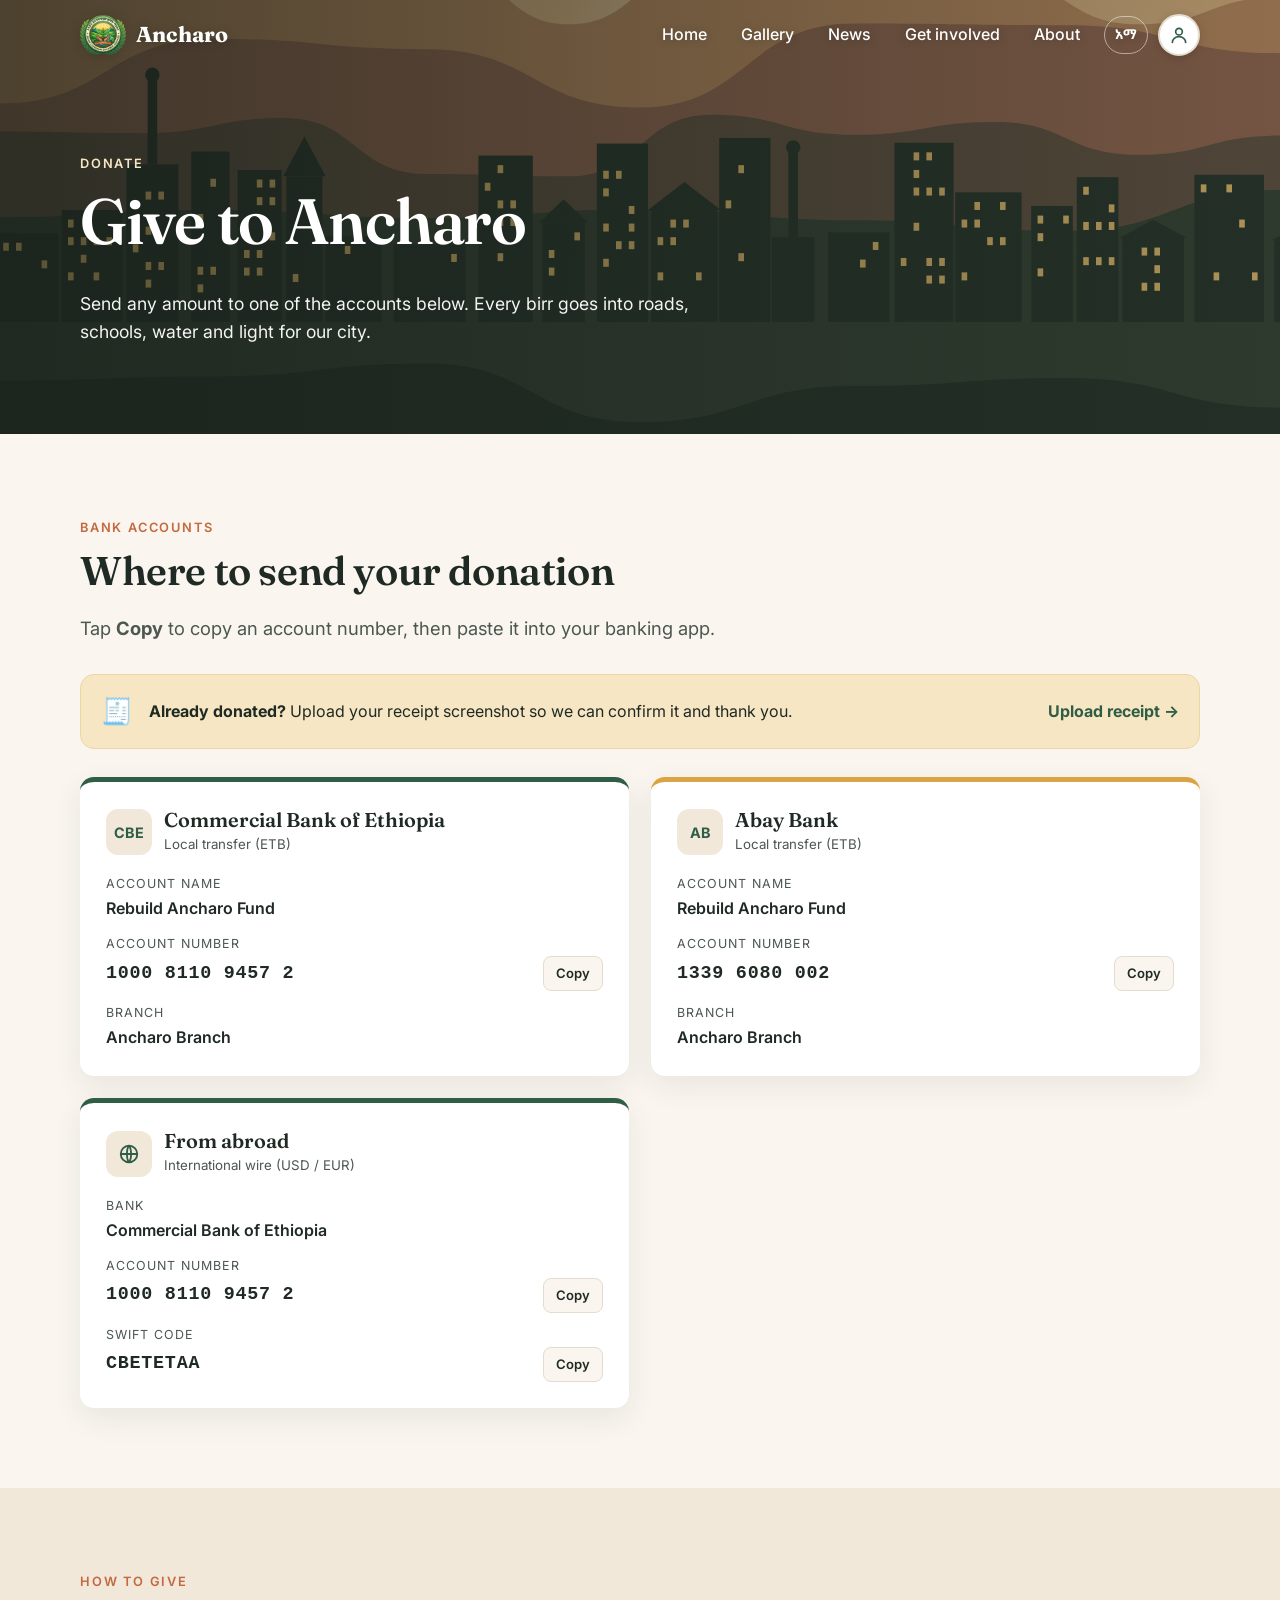
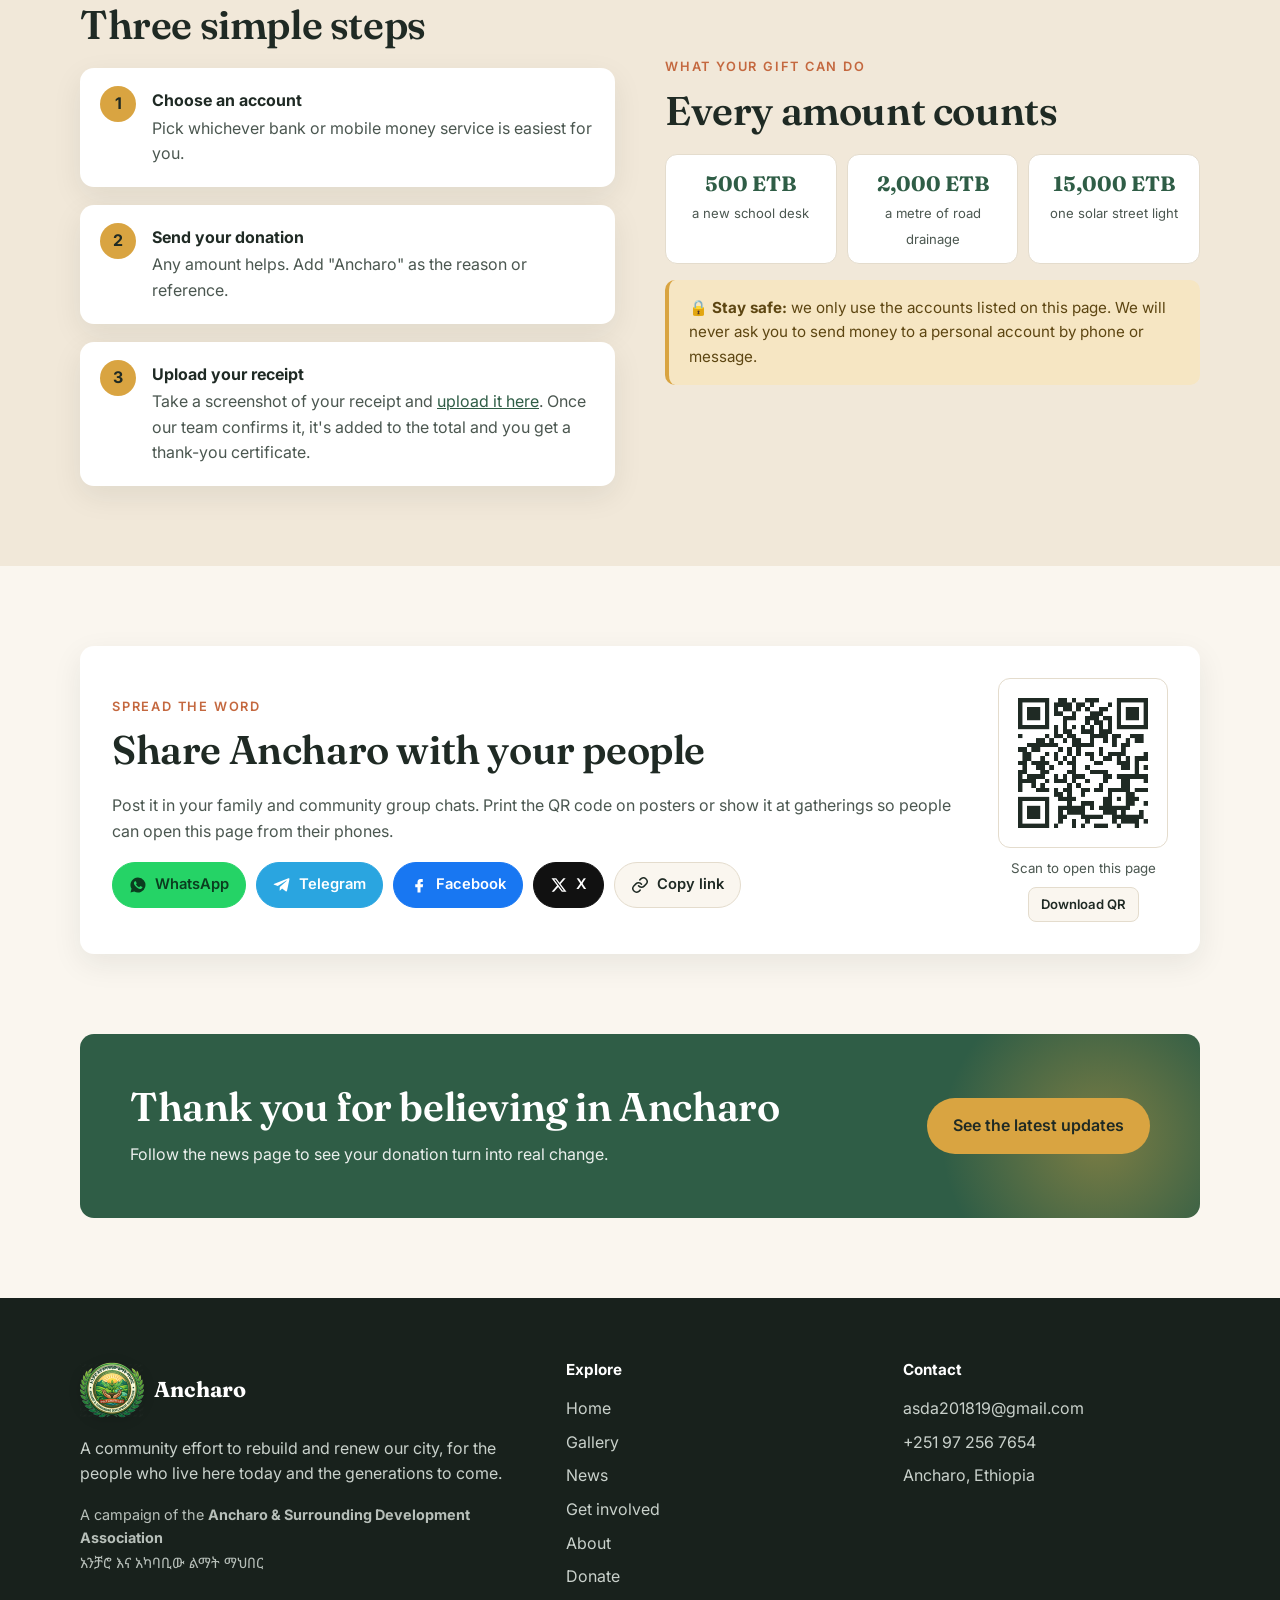
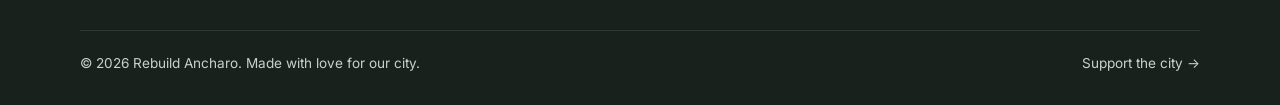
<file: donate.html>
<!DOCTYPE html>
<html lang="en">
<head>
  <meta charset="UTF-8" />
  <meta name="viewport" content="width=device-width, initial-scale=1.0, viewport-fit=cover" />
  <title>Donate — Ancharo</title>
  <meta name="description" content="Bank accounts and simple steps to donate to the Rebuild Ancharo campaign." />
  <meta name="theme-color" content="#2f5d46" />
  <!-- Link preview when shared on WhatsApp, Telegram, Facebook… -->
  <meta property="og:type" content="website" />
  <meta property="og:site_name" content="Rebuild Ancharo" />
  <meta property="og:title" content="Donate — Ancharo" />
  <meta property="og:description" content="Bank accounts and simple steps to donate to the Rebuild Ancharo campaign." />
  <meta property="og:image" content="https://ancharo.vercel.app/images/og-image.jpg" />
  <meta property="og:url" content="https://ancharo.vercel.app/" />
  <meta name="twitter:card" content="summary_large_image" />
  <link rel="icon" href="images/favicon-64.png" type="image/png" />
  <link rel="apple-touch-icon" href="images/apple-touch-icon.png" />
  <link rel="preconnect" href="https://fonts.googleapis.com" />
  <link rel="preconnect" href="https://fonts.gstatic.com" crossorigin />
  <link href="https://fonts.googleapis.com/css2?family=Fraunces:opsz,wght@9..144,600;9..144,700&family=Inter:wght@400;500;600;700&family=Noto+Sans+Ethiopic:wght@400;600;700&family=Noto+Serif+Ethiopic:wght@600;700&display=swap" rel="stylesheet" />
  <script src="js/i18n.js?v=f42a2118"></script>
  <link rel="stylesheet" href="css/styles.css?v=0d9c1d97" />
</head>
<body>

  <!-- ================= HEADER ================= -->
  <header class="site-header">
    <nav class="container nav" aria-label="Main">
      <a class="brand" href="index.html">
        <img class="brand__logo" src="images/logo-128.png" alt="" width="46" height="46" />
        <span class="brand__name">Ancharo</span>
      </a>
      <button class="nav__toggle" aria-label="Open menu" aria-expanded="false">
        <svg width="26" height="26" viewBox="0 0 24 24" fill="none" stroke="currentColor" stroke-width="2" stroke-linecap="round"><path d="M3 6h18M3 12h18M3 18h18"/></svg>
      </button>
      <ul class="nav__links">
        <li><a href="index.html">Home</a></li>
        <li><a href="gallery.html">Gallery</a></li>
        <li><a href="news.html">News</a></li>
        <li><a href="community.html">Get involved</a></li>
        <li><a href="about.html">About</a></li>
      </ul>
    </nav>
  </header>

  <main>
    <section class="page-hero" style="background-image:url('images/hero.svg')">
      <div class="container">
        <span class="eyebrow">Donate</span>
        <h1>Give to Ancharo</h1>
        <p>Send any amount to one of the accounts below. Every birr goes into roads, schools, water and light for our city.</p>
      </div>
    </section>

    <section class="section">
      <div class="container">
        <div class="section__head reveal">
          <span class="eyebrow">Bank accounts</span>
          <h2>Where to send your donation</h2>
          <p class="lead">Tap <strong>Copy</strong> to copy an account number, then paste it into your banking app.</p>
        </div>
        <a class="receipt-cta reveal" href="account.html#submit">
          <span class="receipt-cta__icon" aria-hidden="true">🧾</span>
          <span><strong>Already donated?</strong> Upload your receipt screenshot so we can confirm it and thank you.</span>
          <span class="receipt-cta__go">Upload receipt →</span>
        </a>

        <!--
          ⚠️ REPLACE THE PLACEHOLDER ACCOUNTS BELOW WITH YOUR REAL ONES ⚠️
          For each account, change BOTH the number shown on screen
          AND the data-copy="..." value on the Copy button.
        -->
        <div class="accounts">
          <div class="account reveal">
            <div class="account__bank">
              <div class="account__logo">CBE</div>
              <div><h3>Commercial Bank of Ethiopia</h3><small>Local transfer (ETB)</small></div>
            </div>
            <dl>
              <div><dt>Account name</dt><dd>Rebuild Ancharo Fund</dd></div>
              <div>
                <dt>Account number</dt>
                <dd class="copy-row"><span class="account__number">1000 8110 9457 2</span><button class="copy-btn" data-copy="1000811094572">Copy</button></dd>
              </div>
              <div><dt>Branch</dt><dd>Ancharo Branch</dd></div>
            </dl>
          </div>

          <div class="account account--gold reveal">
            <div class="account__bank">
              <div class="account__logo">AB</div>
              <div><h3>Abay Bank</h3><small>Local transfer (ETB)</small></div>
            </div>
            <dl>
              <div><dt>Account name</dt><dd>Rebuild Ancharo Fund</dd></div>
              <div>
                <dt>Account number</dt>
                <dd class="copy-row"><span class="account__number">1339 6080 002</span><button class="copy-btn" data-copy="13396080002">Copy</button></dd>
              </div>
              <div><dt>Branch</dt><dd>Ancharo Branch</dd></div>
            </dl>
          </div>

          <!-- telebirr is hidden until the real telebirr number is known.
               To show it: put the number in BOTH places below (on screen and in data-copy), then remove these comment marks.
          <div class="account account- -terracotta reveal">
            <div class="account__bank">
              <div class="account__logo">tb</div>
              <div><h3>telebirr</h3><small>Mobile money</small></div>
            </div>
            <dl>
              <div><dt>Name</dt><dd>Rebuild Ancharo Fund</dd></div>
              <div>
                <dt>Phone number</dt>
                <dd class="copy-row"><span class="account__number">+251 9 0000 0000</span><button class="copy-btn" data-copy="+251900000000">Copy</button></dd>
              </div>
              <div><dt>Note</dt><dd>Write "Ancharo" in the reason field</dd></div>
            </dl>
          </div>

          -->
          <div class="account reveal">
            <div class="account__bank">
              <div class="account__logo">
                <svg width="22" height="22" viewBox="0 0 24 24" fill="none" stroke="currentColor" stroke-width="2"><circle cx="12" cy="12" r="9"/><path d="M3 12h18M12 3c3 3.5 3 14.5 0 18M12 3c-3 3.5-3 14.5 0 18"/></svg>
              </div>
              <div><h3>From abroad</h3><small>International wire (USD / EUR)</small></div>
            </div>
            <dl>
              <div><dt>Bank</dt><dd>Commercial Bank of Ethiopia</dd></div>
              <div>
                <dt>Account number</dt>
                <dd class="copy-row"><span class="account__number">1000 8110 9457 2</span><button class="copy-btn" data-copy="1000811094572">Copy</button></dd>
              </div>
              <div>
                <dt>SWIFT code</dt>
                <dd class="copy-row"><span class="account__number">CBETETAA</span><button class="copy-btn" data-copy="CBETETAA">Copy</button></dd>
              </div>
            </dl>
          </div>
        </div>
      </div>
    </section>

    <section class="section section--sand">
      <div class="container split">
        <div class="reveal">
          <span class="eyebrow">How to give</span>
          <h2>Three simple steps</h2>
          <ol class="steps">
            <li><strong>Choose an account</strong><span>Pick whichever bank or mobile money service is easiest for you.</span></li>
            <li><strong>Send your donation</strong><span>Any amount helps. Add "Ancharo" as the reason or reference.</span></li>
            <li><strong>Upload your receipt</strong><span>Take a screenshot of your receipt and <a href="account.html#submit">upload it here</a>. Once our team confirms it, it's added to the total and you get a thank-you certificate.</span></li>
          </ol>
        </div>
        <div class="reveal">
          <span class="eyebrow">What your gift can do</span>
          <h2>Every amount counts</h2>
          <div class="amounts">
            <div class="amount-chip"><strong>500 ETB</strong><span>a new school desk</span></div>
            <div class="amount-chip"><strong>2,000 ETB</strong><span>a metre of road drainage</span></div>
            <div class="amount-chip"><strong>15,000 ETB</strong><span>one solar street light</span></div>
          </div>
          <p class="notice">🔒 <strong>Stay safe:</strong> we only use the accounts listed on this page. We will never ask you to send money to a personal account by phone or message.</p>
        </div>
      </div>
    </section>

    <!-- Filled automatically from the Spending tab of the Admin panel (hidden until there is something to show) -->
    <section class="section" data-spending hidden>
      <div class="container">
        <div class="section__head">
          <span class="eyebrow">Transparency</span>
          <h2>Where the money went</h2>
          <p class="lead">Every birr spent is recorded here, with receipts where we have them.</p>
        </div>
        <div class="spend-summary" data-spending-summary></div>
        <div class="panel table-wrap">
          <table class="table">
            <thead><tr><th>Date</th><th>Project</th><th>What</th><th class="num">Amount</th></tr></thead>
            <tbody></tbody>
          </table>
        </div>
      </div>
    </section>

    <section class="section">
      <div class="container">
        <div class="share-box reveal">
          <div>
            <span class="eyebrow">Spread the word</span>
            <h2>Share Ancharo with your people</h2>
            <p style="color:var(--ink-soft)">Post it in your family and community group chats. Print the QR code on posters or show it at gatherings so people can open this page from their phones.</p>
            <div class="share" data-share="I just gave to help rebuild Ancharo. Join me, every birr counts:">
              <a class="share__btn share__btn--whatsapp" data-share-to="whatsapp"><svg viewBox="0 0 24 24" fill="currentColor"><path d="M12 2a10 10 0 0 0-8.6 15.1L2 22l5-1.3A10 10 0 1 0 12 2Zm5.5 14.1c-.2.6-1.3 1.2-1.8 1.2-.5.1-1 .1-3.3-.8-2.8-1.1-4.5-4-4.7-4.2-.1-.2-1.1-1.5-1.1-2.8s.7-2 1-2.2c.2-.3.5-.3.7-.3h.5c.2 0 .4 0 .6.5l.8 2c.1.2.1.3 0 .5l-.4.5-.3.4c-.1.1-.2.3-.1.5.2.3.7 1.2 1.6 2 1.1 1 2 1.3 2.3 1.4.3.1.5.1.6-.1l.9-1.1c.2-.3.4-.2.6-.1l1.9.9c.3.1.5.2.5.3.1.2.1.8-.2 1.4Z"/></svg>WhatsApp</a>
              <a class="share__btn share__btn--telegram" data-share-to="telegram"><svg viewBox="0 0 24 24" fill="currentColor"><path d="M21.9 4.3 18.7 19.5c-.2 1-.9 1.3-1.8.8l-4.8-3.6-2.3 2.2c-.3.3-.5.5-1 .5l.3-4.9 8.9-8c.4-.3-.1-.5-.6-.2l-11 6.9-4.7-1.5c-1-.3-1-1 .2-1.5L20.5 3c.9-.3 1.6.2 1.4 1.3Z"/></svg>Telegram</a>
              <a class="share__btn share__btn--facebook" data-share-to="facebook"><svg viewBox="0 0 24 24" fill="currentColor"><path d="M14 8h3V4h-3c-2.8 0-4 1.8-4 4.5V11H7v4h3v7h4v-7h3l.5-4H14V8.8c0-.5.3-.8.8-.8Z"/></svg>Facebook</a>
              <a class="share__btn share__btn--x" data-share-to="x"><svg viewBox="0 0 24 24" fill="currentColor"><path d="M17.8 3h3.1l-6.8 7.8L22 21h-6.2l-4.9-6.4L5.3 21H2.2l7.3-8.3L2 3h6.3l4.4 5.9L17.8 3Zm-1.1 16.2h1.7L7.4 4.7H5.6l11.1 14.5Z"/></svg>X</a>
              <button class="share__btn" type="button" data-share-copy><svg viewBox="0 0 24 24" fill="none" stroke="currentColor" stroke-width="2" stroke-linecap="round"><path d="M10 13a5 5 0 0 0 7.5.5l3-3a5 5 0 0 0-7-7l-1.7 1.7"/><path d="M14 11a5 5 0 0 0-7.5-.5l-3 3a5 5 0 0 0 7 7l1.7-1.7"/></svg>Copy link</button>
              <button class="share__btn" type="button" data-share-native>More…</button>
            </div>
          </div>
          <div class="qr">
            <div class="qr__code" data-qr></div>
            <small>Scan to open this page</small>
            <button class="copy-btn" type="button" data-qr-download>Download QR</button>
          </div>
        </div>
      </div>
    </section>

    <section class="section" style="padding-top:0">
      <div class="container">
        <div class="cta-band reveal">
          <div>
            <h2>Thank you for believing in Ancharo</h2>
            <p>Follow the news page to see your donation turn into real change.</p>
          </div>
          <a class="btn btn--gold" href="news.html">See the latest updates</a>
        </div>
      </div>
    </section>
  </main>

  <!-- ================= FOOTER ================= -->
  <footer class="site-footer">
    <div class="container">
      <div class="footer-grid">
        <div>
          <a class="brand" href="index.html">
            <img class="brand__logo" src="images/logo-128.png" alt="" width="46" height="46" />
            <span class="brand__name">Ancharo</span>
          </a>
          <p>A community effort to rebuild and renew our city, for the people who live here today and the generations to come.</p>
          <p class="footer-org">A campaign of the <strong>Ancharo &amp; Surrounding Development Association</strong><span lang="am">አንቻሮ እና አካባቢው ልማት ማህበር</span></p>
        </div>
        <div>
          <h4>Explore</h4>
          <ul>
            <li><a href="index.html">Home</a></li>
            <li><a href="gallery.html">Gallery</a></li>
            <li><a href="news.html">News</a></li>
            <li><a href="community.html">Get involved</a></li>
            <li><a href="about.html">About</a></li>
            <li><a href="donate.html">Donate</a></li>
          </ul>
        </div>
        <div>
          <h4>Contact</h4>
          <ul>
            <li><a href="mailto:asda201819@gmail.com">asda201819@gmail.com</a></li>
            <li><a href="tel:+251972567654">+251 97 256 7654</a></li>
            <li>Ancharo, Ethiopia</li>
          </ul>
        </div>
      </div>
      <div class="footer-bottom">
        <span>© <span data-year>2026</span> Rebuild Ancharo. Made with love for our city.</span>
        <a href="donate.html">Support the city →</a>
      </div>
    </div>
  </footer>

  <script src="js/config.js?v=c62fa761"></script>
  <script src="js/vendor/qrcode.js?v=fbb6b69b"></script>
  <script src="js/main.js?v=243c6608"></script>
  <script src="js/live.js?v=4247fa48"></script>
</body>
</html>
</file>
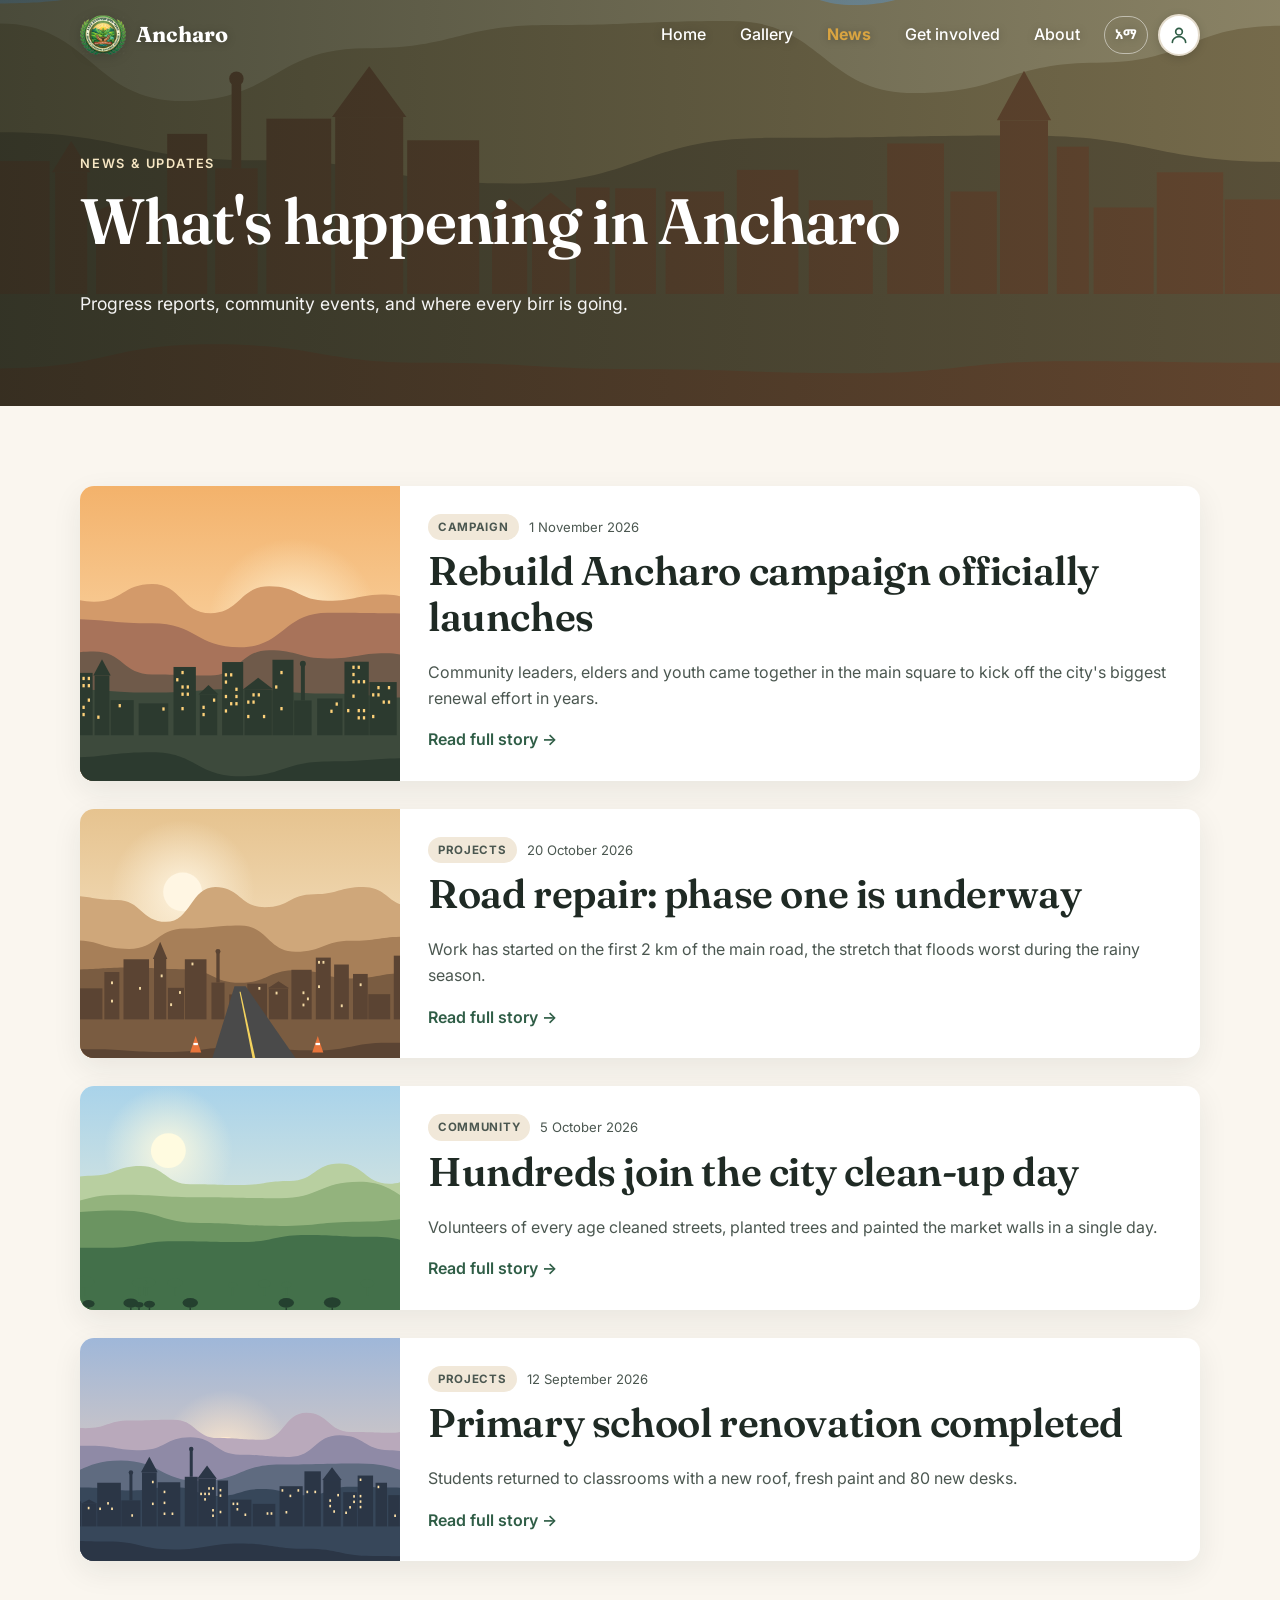
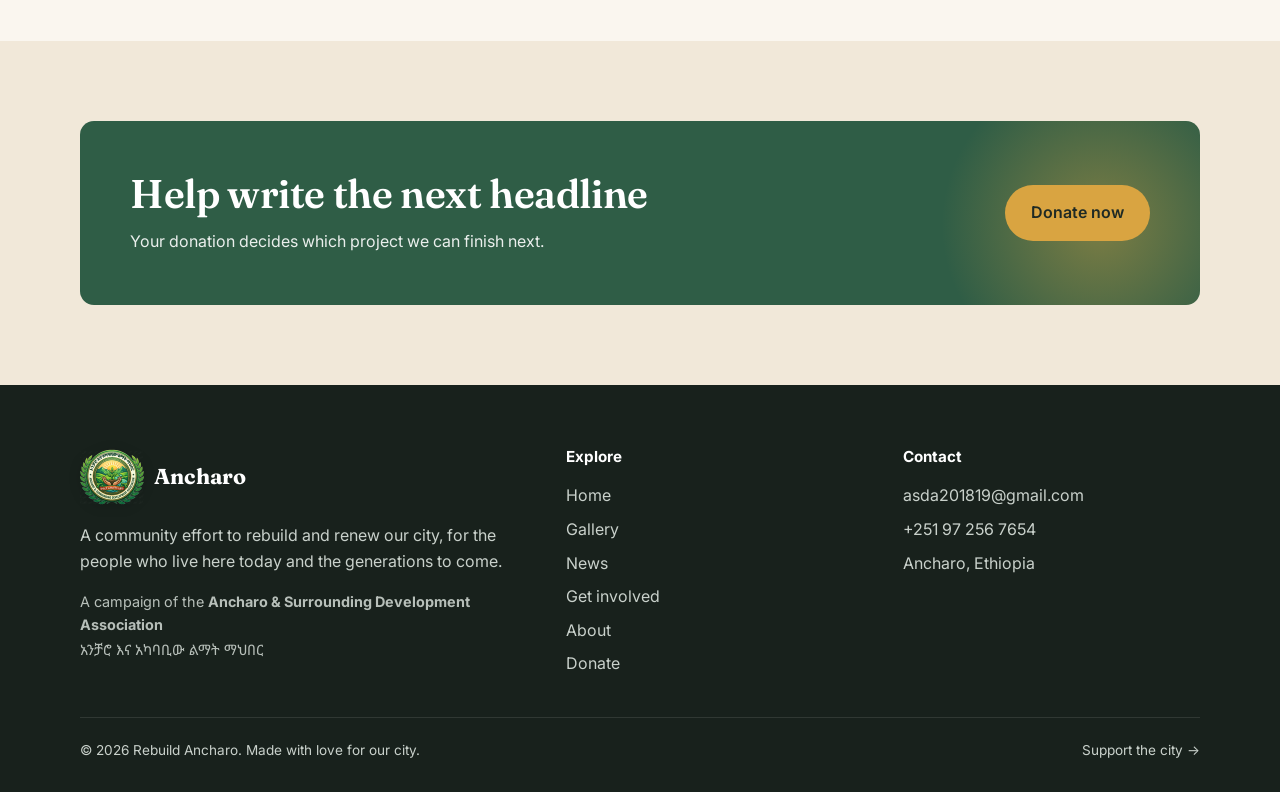
<file: news.html>
<!DOCTYPE html>
<html lang="en">
<head>
  <meta charset="UTF-8" />
  <meta name="viewport" content="width=device-width, initial-scale=1.0, viewport-fit=cover" />
  <title>News — Ancharo</title>
  <meta name="description" content="Latest news and updates from the Rebuild Ancharo campaign." />
  <meta name="theme-color" content="#2f5d46" />
  <!-- Link preview when shared on WhatsApp, Telegram, Facebook… -->
  <meta property="og:type" content="website" />
  <meta property="og:site_name" content="Rebuild Ancharo" />
  <meta property="og:title" content="News — Ancharo" />
  <meta property="og:description" content="Latest news and updates from the Rebuild Ancharo campaign." />
  <meta property="og:image" content="https://ancharo.vercel.app/images/og-image.jpg" />
  <meta property="og:url" content="https://ancharo.vercel.app/" />
  <meta name="twitter:card" content="summary_large_image" />
  <link rel="icon" href="images/favicon-64.png" type="image/png" />
  <link rel="apple-touch-icon" href="images/apple-touch-icon.png" />
  <link rel="preconnect" href="https://fonts.googleapis.com" />
  <link rel="preconnect" href="https://fonts.gstatic.com" crossorigin />
  <link href="https://fonts.googleapis.com/css2?family=Fraunces:opsz,wght@9..144,600;9..144,700&family=Inter:wght@400;500;600;700&family=Noto+Sans+Ethiopic:wght@400;600;700&family=Noto+Serif+Ethiopic:wght@600;700&display=swap" rel="stylesheet" />
  <script src="js/i18n.js?v=f42a2118"></script>
  <link rel="stylesheet" href="css/styles.css?v=0d9c1d97" />
</head>
<body>

  <!-- ================= HEADER ================= -->
  <header class="site-header">
    <nav class="container nav" aria-label="Main">
      <a class="brand" href="index.html">
        <img class="brand__logo" src="images/logo-128.png" alt="" width="46" height="46" />
        <span class="brand__name">Ancharo</span>
      </a>
      <button class="nav__toggle" aria-label="Open menu" aria-expanded="false">
        <svg width="26" height="26" viewBox="0 0 24 24" fill="none" stroke="currentColor" stroke-width="2" stroke-linecap="round"><path d="M3 6h18M3 12h18M3 18h18"/></svg>
      </button>
      <ul class="nav__links">
        <li><a href="index.html">Home</a></li>
        <li><a href="gallery.html">Gallery</a></li>
        <li><a href="news.html" aria-current="page">News</a></li>
        <li><a href="community.html">Get involved</a></li>
        <li><a href="about.html">About</a></li>
      </ul>
    </nav>
  </header>

  <main>
    <section class="page-hero" style="background-image:url('images/market.svg')">
      <div class="container">
        <span class="eyebrow">News &amp; updates</span>
        <h1>What's happening in Ancharo</h1>
        <p>Progress reports, community events, and where every birr is going.</p>
      </div>
    </section>

    <section class="section">
      <div class="container">
        <!--
          These are SAMPLE posts. Once Supabase is connected, post news from the Admin panel:
          the first real announcement automatically hides every post marked data-sample.
          (Without Supabase: copy one <article class="news-item"> block to the top and edit it.)
        -->
        <div class="news-list" data-news-list>
          <article class="news-item reveal" data-sample id="launch">
            <img src="images/hero.svg" alt="Ancharo at sunset" loading="lazy" />
            <div class="news-item__body">
              <div class="card__meta"><span class="tag">Campaign</span><time datetime="2026-11-01">1 November 2026</time></div>
              <h2>Rebuild Ancharo campaign officially launches</h2>
              <p>Community leaders, elders and youth came together in the main square to kick off the city's biggest renewal effort in years.</p>
              <details>
                <summary><span class="more">Read full story →</span><span class="less">Show less ↑</span></summary>
                <p>The campaign brings together residents and people from Ancharo who now live in other cities and abroad. Its first goals are repairing the main road, renovating schools, adding clean water points and installing solar street lights.</p>
                <p>A volunteer committee will publish regular updates on this page showing how much has been raised and exactly how it is being spent.</p>
              </details>
            </div>
          </article>

          <article class="news-item reveal" data-sample id="road">
            <img src="images/roadwork.svg" alt="Road repair crew at work" loading="lazy" />
            <div class="news-item__body">
              <div class="card__meta"><span class="tag">Projects</span><time datetime="2026-10-20">20 October 2026</time></div>
              <h2>Road repair: phase one is underway</h2>
              <p>Work has started on the first 2 km of the main road, the stretch that floods worst during the rainy season.</p>
              <details>
                <summary><span class="more">Read full story →</span><span class="less">Show less ↑</span></summary>
                <p>Crews are clearing drainage channels, filling potholes and laying a new surface. Local workers have been hired for the job, so the project also brings income into the town.</p>
                <p>Phase two will continue toward the market once more funds are raised.</p>
              </details>
            </div>
          </article>

          <article class="news-item reveal" data-sample id="cleanup">
            <img src="images/valley.svg" alt="Green valley outside the town" loading="lazy" />
            <div class="news-item__body">
              <div class="card__meta"><span class="tag">Community</span><time datetime="2026-10-05">5 October 2026</time></div>
              <h2>Hundreds join the city clean-up day</h2>
              <p>Volunteers of every age cleaned streets, planted trees and painted the market walls in a single day.</p>
              <details>
                <summary><span class="more">Read full story →</span><span class="less">Show less ↑</span></summary>
                <p>Students, shop owners, elders and families turned out from early morning. By sunset, the main streets were cleared, hundreds of seedlings were in the ground and the market had a fresh coat of paint.</p>
                <p>The next clean-up day will be announced here. Everyone is welcome.</p>
              </details>
            </div>
          </article>

          <article class="news-item reveal" data-sample id="school">
            <img src="images/dawn.svg" alt="Town at dawn" loading="lazy" />
            <div class="news-item__body">
              <div class="card__meta"><span class="tag">Projects</span><time datetime="2026-09-12">12 September 2026</time></div>
              <h2>Primary school renovation completed</h2>
              <p>Students returned to classrooms with a new roof, fresh paint and 80 new desks.</p>
              <details>
                <summary><span class="more">Read full story →</span><span class="less">Show less ↑</span></summary>
                <p>This was the first project fully funded by donations from the community. Thank you to every person who gave. You can see the result in our gallery.</p>
              </details>
            </div>
          </article>
        </div>
      </div>
    </section>

    <section class="section section--sand">
      <div class="container">
        <div class="cta-band reveal">
          <div>
            <h2>Help write the next headline</h2>
            <p>Your donation decides which project we can finish next.</p>
          </div>
          <a class="btn btn--gold" href="donate.html">Donate now</a>
        </div>
      </div>
    </section>
  </main>

  <!-- ================= FOOTER ================= -->
  <footer class="site-footer">
    <div class="container">
      <div class="footer-grid">
        <div>
          <a class="brand" href="index.html">
            <img class="brand__logo" src="images/logo-128.png" alt="" width="46" height="46" />
            <span class="brand__name">Ancharo</span>
          </a>
          <p>A community effort to rebuild and renew our city, for the people who live here today and the generations to come.</p>
          <p class="footer-org">A campaign of the <strong>Ancharo &amp; Surrounding Development Association</strong><span lang="am">አንቻሮ እና አካባቢው ልማት ማህበር</span></p>
        </div>
        <div>
          <h4>Explore</h4>
          <ul>
            <li><a href="index.html">Home</a></li>
            <li><a href="gallery.html">Gallery</a></li>
            <li><a href="news.html">News</a></li>
            <li><a href="community.html">Get involved</a></li>
            <li><a href="about.html">About</a></li>
            <li><a href="donate.html">Donate</a></li>
          </ul>
        </div>
        <div>
          <h4>Contact</h4>
          <ul>
            <li><a href="mailto:asda201819@gmail.com">asda201819@gmail.com</a></li>
            <li><a href="tel:+251972567654">+251 97 256 7654</a></li>
            <li>Ancharo, Ethiopia</li>
          </ul>
        </div>
      </div>
      <div class="footer-bottom">
        <span>© <span data-year>2026</span> Rebuild Ancharo. Made with love for our city.</span>
        <a href="donate.html">Support the city →</a>
      </div>
    </div>
  </footer>

  <a class="fab-donate" href="donate.html"><svg width="18" height="18" viewBox="0 0 24 24" fill="currentColor"><path d="M12 21s-7.5-4.6-9.5-9.2C1 8.3 3.2 5 6.6 5c2 0 3.5 1.1 4.4 2.5C12 6.1 13.4 5 15.4 5c3.4 0 5.6 3.3 4.1 6.8C19.5 16.4 12 21 12 21Z"/></svg>Donate</a>

  <script src="js/config.js?v=c62fa761"></script>
  <script src="js/main.js?v=243c6608"></script>
  <script src="js/live.js?v=4247fa48"></script>
</body>
</html>
</file>
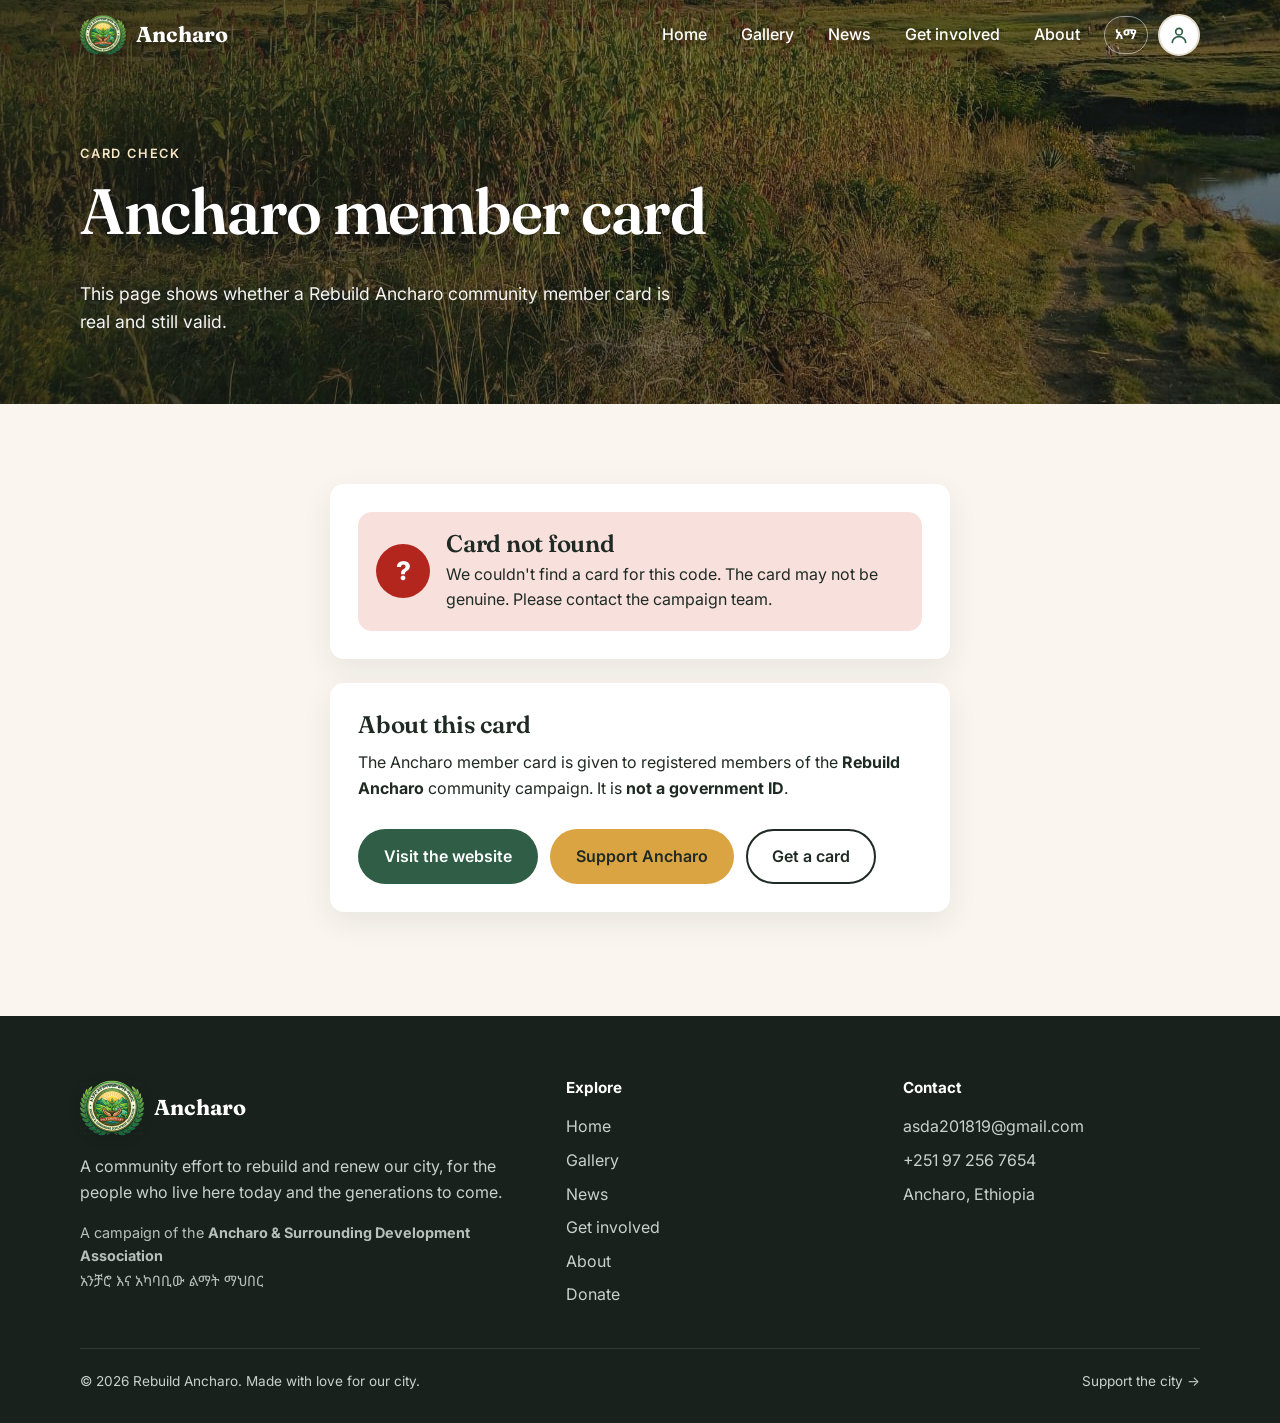
<file: verify.html>
<!DOCTYPE html>
<html lang="en">
<head>
  <meta charset="UTF-8" />
  <meta name="viewport" content="width=device-width, initial-scale=1.0, viewport-fit=cover" />
  <title>Card check — Ancharo</title>
  <meta name="description" content="Check whether a Rebuild Ancharo member card is valid." />
  <meta name="robots" content="noindex" />
  <meta name="theme-color" content="#2f5d46" />
  <!-- Link preview when shared on WhatsApp, Telegram, Facebook… -->
  <meta property="og:type" content="website" />
  <meta property="og:site_name" content="Rebuild Ancharo" />
  <meta property="og:title" content="Card check — Ancharo" />
  <meta property="og:description" content="Check whether a Rebuild Ancharo member card is valid." />
  <meta property="og:image" content="https://ancharo.vercel.app/images/og-image.jpg" />
  <meta property="og:url" content="https://ancharo.vercel.app/" />
  <meta name="twitter:card" content="summary_large_image" />
  <link rel="icon" href="images/favicon-64.png" type="image/png" />
  <link rel="apple-touch-icon" href="images/apple-touch-icon.png" />
  <link rel="preconnect" href="https://fonts.googleapis.com" />
  <link rel="preconnect" href="https://fonts.gstatic.com" crossorigin />
  <link href="https://fonts.googleapis.com/css2?family=Fraunces:opsz,wght@9..144,600;9..144,700&family=Inter:wght@400;500;600;700&family=Noto+Sans+Ethiopic:wght@400;600;700&family=Noto+Serif+Ethiopic:wght@600;700&display=swap" rel="stylesheet" />
  <script src="js/i18n.js?v=f42a2118"></script>
  <link rel="stylesheet" href="css/styles.css?v=0d9c1d97" />
</head>
<body>

  <!-- ================= HEADER ================= -->
  <header class="site-header">
    <nav class="container nav" aria-label="Main">
      <a class="brand" href="index.html">
        <img class="brand__logo" src="images/logo-128.png" alt="" width="46" height="46" />
        <span class="brand__name">Ancharo</span>
      </a>
      <button class="nav__toggle" aria-label="Open menu" aria-expanded="false">
        <svg width="26" height="26" viewBox="0 0 24 24" fill="none" stroke="currentColor" stroke-width="2" stroke-linecap="round"><path d="M3 6h18M3 12h18M3 18h18"/></svg>
      </button>
      <ul class="nav__links">
        <li><a href="index.html">Home</a></li>
        <li><a href="gallery.html">Gallery</a></li>
        <li><a href="news.html">News</a></li>
        <li><a href="community.html">Get involved</a></li>
        <li><a href="about.html">About</a></li>
      </ul>
    </nav>
  </header>

  <main>
    <section class="page-hero page-hero--slim" style="background-image:url('images/hero.jpg')">
      <div class="container">
        <span class="eyebrow">Card check</span>
        <h1>Ancharo member card</h1>
        <p>This page shows whether a Rebuild Ancharo community member card is real and still valid.</p>
      </div>
    </section>

    <section class="section">
      <div class="container">
        <div class="verify panel panel--narrow" data-verify>
          <p class="muted">Checking…</p>
        </div>
        <div class="panel panel--narrow verify-more">
          <h2>About this card</h2>
          <p>The Ancharo member card is given to registered members of the <strong>Rebuild Ancharo</strong> community campaign. It is <strong>not a government ID</strong>.</p>
          <div class="hero__actions">
            <a class="btn btn--green" href="index.html">Visit the website</a>
            <a class="btn btn--gold" href="donate.html">Support Ancharo</a>
            <a class="btn btn--ghost" href="community.html#member-card">Get a card</a>
          </div>
        </div>
      </div>
    </section>
  </main>

  <!-- ================= FOOTER ================= -->
  <footer class="site-footer">
    <div class="container">
      <div class="footer-grid">
        <div>
          <a class="brand" href="index.html">
            <img class="brand__logo" src="images/logo-128.png" alt="" width="46" height="46" />
            <span class="brand__name">Ancharo</span>
          </a>
          <p>A community effort to rebuild and renew our city, for the people who live here today and the generations to come.</p>
          <p class="footer-org">A campaign of the <strong>Ancharo &amp; Surrounding Development Association</strong><span lang="am">አንቻሮ እና አካባቢው ልማት ማህበር</span></p>
        </div>
        <div>
          <h4>Explore</h4>
          <ul>
            <li><a href="index.html">Home</a></li>
            <li><a href="gallery.html">Gallery</a></li>
            <li><a href="news.html">News</a></li>
            <li><a href="community.html">Get involved</a></li>
            <li><a href="about.html">About</a></li>
            <li><a href="donate.html">Donate</a></li>
          </ul>
        </div>
        <div>
          <h4>Contact</h4>
          <ul>
            <li><a href="mailto:asda201819@gmail.com">asda201819@gmail.com</a></li>
            <li><a href="tel:+251972567654">+251 97 256 7654</a></li>
            <li>Ancharo, Ethiopia</li>
          </ul>
        </div>
      </div>
      <div class="footer-bottom">
        <span>© <span data-year>2026</span> Rebuild Ancharo. Made with love for our city.</span>
        <a href="donate.html">Support the city →</a>
      </div>
    </div>
  </footer>

  <a class="fab-donate" href="donate.html"><svg width="18" height="18" viewBox="0 0 24 24" fill="currentColor"><path d="M12 21s-7.5-4.6-9.5-9.2C1 8.3 3.2 5 6.6 5c2 0 3.5 1.1 4.4 2.5C12 6.1 13.4 5 15.4 5c3.4 0 5.6 3.3 4.1 6.8C19.5 16.4 12 21 12 21Z"/></svg>Donate</a>

  <script src="js/config.js?v=c62fa761"></script>
  <script src="js/main.js?v=243c6608"></script>
  <script src="js/live.js?v=4247fa48"></script>
  <script src="js/verify.js?v=a0c79e0d"></script>
</body>
</html>
</file>
<file: css/styles.css>
/* ==========================================================
   Ancharo — Rebuild Our City
   Edit the colors below to change the whole site's look.
   ========================================================== */
:root {
  --ink: #1f2a24;
  --ink-soft: #4b5750;
  --cream: #faf6ef;
  --paper: #ffffff;
  --sand: #f1e8d9;
  --green: #2f5d46;
  --green-dark: #224634;
  --gold: #d9a441;
  --gold-soft: #f6e6c3;
  --terracotta: #c4683f;
  --line: #e4dccd;
  --radius: 14px;
  --shadow: 0 10px 30px rgba(31, 42, 36, .08);
  --max: 1160px;
}

*, *::before, *::after { box-sizing: border-box; }
html { scroll-behavior: smooth; }
body {
  margin: 0;
  font-family: "Inter", "Noto Sans Ethiopic", system-ui, -apple-system, "Segoe UI", sans-serif;
  color: var(--ink);
  background: var(--cream);
  line-height: 1.6;
  -webkit-font-smoothing: antialiased;
}
img { max-width: 100%; display: block; }
a { color: var(--green); }
h1, h2, h3 { font-family: "Fraunces", "Noto Serif Ethiopic", Georgia, serif; line-height: 1.15; margin: 0 0 .5em; font-weight: 600; }
h1 { font-size: clamp(2.2rem, 5.5vw, 4rem); letter-spacing: -.02em; }
h2 { font-size: clamp(1.7rem, 3.4vw, 2.5rem); letter-spacing: -.01em; }
h3 { font-size: 1.25rem; }
p { margin: 0 0 1em; }

.container { width: 100%; max-width: var(--max); margin: 0 auto; padding: 0 20px; }
.section { padding: 80px 0; }
.section--sand { background: var(--sand); }
.section__head { max-width: 640px; margin-bottom: 40px; }
.section__head--row { max-width: none; display: flex; justify-content: space-between; align-items: end; gap: 20px; flex-wrap: wrap; }
.eyebrow {
  display: inline-block; font-size: .8rem; font-weight: 600; letter-spacing: .14em;
  text-transform: uppercase; color: var(--terracotta); margin-bottom: 10px;
}
.lead { font-size: 1.15rem; color: var(--ink-soft); }

/* ---------- Buttons ---------- */
.btn {
  display: inline-flex; align-items: center; gap: 8px;
  padding: 13px 24px; border-radius: 999px; border: 2px solid transparent;
  font: inherit; font-weight: 600; text-decoration: none; cursor: pointer;
  transition: transform .15s ease, background .2s ease, color .2s ease;
}
.btn:hover { transform: translateY(-2px); }
.btn--gold { background: var(--gold); color: var(--ink); }
.btn--gold:hover { background: #e7b553; }
.btn--green { background: var(--green); color: #fff; }
.btn--green:hover { background: var(--green-dark); }
.btn--ghost { border-color: currentColor; color: inherit; background: transparent; }
.btn--small { padding: 8px 16px; font-size: .9rem; }

/* ---------- Header / Nav ---------- */
.site-header {
  position: sticky; top: 0; z-index: 50;
  background: rgba(250, 246, 239, .92); backdrop-filter: blur(10px);
  border-bottom: 1px solid var(--line);
}
.nav { display: flex; align-items: center; gap: 10px; height: 70px; }
.brand { display: flex; align-items: center; gap: 10px; text-decoration: none; color: var(--ink); margin-right: auto; }
.nav__links { order: 1; }
.lang-switch { order: 2; }
.nav-user { order: 3; }
.nav__toggle { order: 4; }
.brand__mark {
  width: 38px; height: 38px; border-radius: 10px; background: var(--green);
  display: grid; place-items: center;
}
.brand__name { font-family: "Fraunces", Georgia, serif; font-size: 1.35rem; font-weight: 700; }
.nav__links { display: flex; align-items: center; gap: 6px; list-style: none; margin: 0; padding: 0; }
.nav__links a {
  display: block; padding: 8px 14px; border-radius: 999px;
  text-decoration: none; color: var(--ink); font-weight: 500;
}
.nav__links a:hover { background: var(--sand); }
/* Current page: yellow text, no box */
.nav__links a:not(.btn):hover { background: none; color: #b07a17; }
.nav__links a[aria-current="page"] { background: none; color: #b07a17; font-weight: 700; }
.nav__links .btn { margin-left: 8px; padding: 9px 20px; }
.nav__links .btn:hover,
.nav__links .btn[aria-current="page"] { background: var(--gold); color: var(--ink); }
.nav__links .btn[aria-current="page"] { box-shadow: 0 0 0 3px var(--gold-soft); }
.nav__toggle {
  display: none; background: none; border: 0; padding: 8px; cursor: pointer; color: var(--ink);
}

@media (max-width: 820px) {
  .nav__toggle { display: block; }
  .nav__links {
    position: absolute; top: 70px; left: 0; right: 0; flex-direction: column; align-items: stretch;
    background: var(--cream); border-bottom: 1px solid var(--line); padding: 12px 20px 20px;
    display: none;
  }
  .nav__links.is-open { display: flex; }
  .nav__links a { padding: 12px 14px; }
  .nav__links .btn { margin: 8px 0 0; justify-content: center; }
}

/* ---------- Hero ---------- */
/* The hero always fits one screen (also at 125% / 150% display scaling):
   its height follows the window height, and the heading shrinks on short screens. */
.hero {
  position: relative; display: flex; align-items: center;
  height: clamp(480px, calc(100vh - 70px), 820px);
  height: clamp(480px, calc(100svh - 70px), 820px);
  color: #fff; overflow: hidden;
  background: #3d5a3a url("../images/hero.jpg") center 72% / cover no-repeat;
}
.hero::after {
  content: ""; position: absolute; inset: 0;
  background:
    linear-gradient(90deg, rgba(20,28,22,.65) 0%, rgba(20,28,22,.3) 55%, transparent 100%),
    linear-gradient(180deg, rgba(20,28,22,.1) 0%, rgba(20,28,22,.15) 45%, rgba(20,28,22,.7) 100%);
}
.hero__content { position: relative; z-index: 1; max-width: 640px; padding: 24px 0 96px; }
.hero h1 { font-size: clamp(2rem, min(5vw, 7.2vh), 3.6rem); margin-bottom: .4em; }
.hero__content .eyebrow { color: var(--gold-soft); }
.hero h1 { text-shadow: 0 2px 20px rgba(0,0,0,.25); }
.hero p { font-size: clamp(1rem, 2.4vh, 1.15rem); max-width: 540px; text-shadow: 0 1px 10px rgba(0,0,0,.3); }
.hero__actions { display: flex; gap: 12px; flex-wrap: wrap; margin-top: clamp(14px, 3vh, 28px); }
@media (max-width: 600px) {
  .hero { height: auto; min-height: calc(100svh - 70px); }
  .hero__content { padding: 50px 0 100px; }
}

.page-hero {
  position: relative; padding: 110px 0 70px; color: #fff; overflow: hidden;
  background: #2c3a2f center bottom / cover no-repeat;
}
.page-hero::after { content: ""; position: absolute; inset: 0; background: linear-gradient(90deg, rgba(20,28,22,.7), rgba(20,28,22,.35)); }
.page-hero .container { position: relative; z-index: 1; }
.page-hero .eyebrow { color: var(--gold-soft); }
.page-hero p { max-width: 620px; font-size: 1.1rem; opacity: .95; }

/* ---------- Fundraising progress ---------- */
.progress-card {
  position: relative; z-index: 2; margin-top: -64px;
  background: var(--paper); border-radius: var(--radius); box-shadow: var(--shadow);
  padding: 28px 32px; display: grid; grid-template-columns: 1.4fr 1fr; gap: 30px; align-items: center;
}
.progress-card__nums { display: flex; gap: 14px 32px; flex-wrap: wrap; margin-bottom: 14px; }
.stat__value { font-family: "Fraunces", Georgia, serif; font-size: 1.9rem; font-weight: 700; color: var(--green); line-height: 1; }
.stat__label { font-size: .85rem; color: var(--ink-soft); margin-top: 4px; }
.bar { height: 14px; background: var(--sand); border-radius: 999px; overflow: hidden; }
.bar__fill {
  height: 100%; width: 0; border-radius: 999px;
  background: linear-gradient(90deg, var(--green), var(--gold));
  transition: width 1.4s cubic-bezier(.2,.8,.2,1);
}
.progress-card__note { font-size: .85rem; color: var(--ink-soft); margin: 10px 0 0; }
.progress-card__cta { text-align: right; }
.progress-card__cta p { color: var(--ink-soft); margin-bottom: 14px; }
@media (max-width: 760px) {
  .progress-card { grid-template-columns: 1fr; padding: 24px; }
  .progress-card__cta { text-align: left; }
}

/* ---------- Cards / grids ---------- */
.grid { display: grid; gap: 24px; }
.grid--3 { grid-template-columns: repeat(auto-fill, minmax(280px, 1fr)); }
.grid--4 { grid-template-columns: repeat(auto-fill, minmax(220px, 1fr)); }

.card {
  background: var(--paper); border-radius: var(--radius); overflow: hidden;
  box-shadow: var(--shadow); display: flex; flex-direction: column;
  transition: transform .2s ease, box-shadow .2s ease;
}
.card:hover { transform: translateY(-4px); box-shadow: 0 16px 40px rgba(31,42,36,.12); }
.card__img { aspect-ratio: 16 / 10; object-fit: cover; width: 100%; background: var(--sand); }
.card__body { padding: 22px; display: flex; flex-direction: column; flex: 1; }
.card__body p { color: var(--ink-soft); }
.card__meta { font-size: .82rem; color: var(--ink-soft); margin-bottom: 8px; display: flex; gap: 10px; align-items: center; flex-wrap: wrap; }
.card__foot { margin-top: auto; padding-top: 10px; }

.tag {
  display: inline-block; font-size: .72rem; font-weight: 700; letter-spacing: .06em; text-transform: uppercase;
  padding: 4px 10px; border-radius: 999px; background: var(--sand); color: var(--ink-soft);
}
.tag--done { background: #dcebe2; color: var(--green); }
.tag--progress { background: var(--gold-soft); color: #8a6516; }
.tag--planned { background: #f3dfd5; color: var(--terracotta); }

.mini-bar { height: 8px; background: var(--sand); border-radius: 999px; overflow: hidden; margin: 6px 0 4px; }
.mini-bar span { display: block; height: 100%; background: var(--green); border-radius: 999px; }
.mini-bar__label { font-size: .8rem; color: var(--ink-soft); }

/* Why cards */
.why { padding: 26px; background: var(--paper); border-radius: var(--radius); box-shadow: var(--shadow); }
.why__icon {
  width: 52px; height: 52px; border-radius: 12px; display: grid; place-items: center;
  background: var(--gold-soft); color: var(--green); margin-bottom: 16px;
}
.why p { color: var(--ink-soft); margin: 0; }

/* ---------- Split / about ---------- */
.split { display: grid; grid-template-columns: 1fr 1fr; gap: 50px; align-items: center; }
.split__img { border-radius: var(--radius); box-shadow: var(--shadow); aspect-ratio: 4 / 3; object-fit: cover; width: 100%; }
@media (max-width: 820px) { .split { grid-template-columns: 1fr; gap: 30px; } }

.values { list-style: none; padding: 0; margin: 20px 0 0; display: grid; gap: 14px; }
.values li { display: flex; gap: 12px; align-items: flex-start; }
.values svg { flex: none; color: var(--green); margin-top: 3px; }

/* ---------- CTA band ---------- */
.cta-band {
  background: var(--green); color: #fff; border-radius: var(--radius);
  padding: 50px; display: flex; justify-content: space-between; align-items: center; gap: 30px; flex-wrap: wrap;
  position: relative; overflow: hidden;
}
.cta-band::before {
  content: ""; position: absolute; right: -60px; bottom: -80px; width: 320px; height: 320px; border-radius: 50%;
  background: radial-gradient(circle, rgba(217,164,65,.45), transparent 70%);
}
.cta-band > * { position: relative; }
.cta-band h2 { margin-bottom: .3em; }
.cta-band p { margin: 0; opacity: .9; max-width: 520px; }
@media (max-width: 600px) { .cta-band { padding: 32px 24px; } }

/* ---------- Gallery ---------- */
.filters { display: flex; gap: 8px; flex-wrap: wrap; margin-bottom: 30px; }
.filter {
  font: inherit; font-weight: 500; padding: 8px 18px; border-radius: 999px; cursor: pointer;
  border: 1px solid var(--line); background: var(--paper); color: var(--ink);
}
.filter.is-active { background: var(--green); color: #fff; border-color: var(--green); }

.gallery { columns: 3 300px; column-gap: 18px; }
.gallery__item {
  break-inside: avoid; margin: 0 0 18px; position: relative; border-radius: var(--radius); overflow: hidden;
  cursor: zoom-in; box-shadow: var(--shadow); background: var(--sand);
}
.gallery__item img { width: 100%; transition: transform .4s ease; }
.gallery__item:hover img { transform: scale(1.04); }
.gallery__item figcaption {
  position: absolute; left: 0; right: 0; bottom: 0; padding: 30px 16px 14px; color: #fff; font-weight: 500;
  background: linear-gradient(transparent, rgba(0,0,0,.65));
}
.gallery__item.is-hidden { display: none; }
.gallery__item--tall img { aspect-ratio: 3 / 4; object-fit: cover; }
.gallery__item--wide img { aspect-ratio: 16 / 9; object-fit: cover; }
.gallery__item--square img { aspect-ratio: 1; object-fit: cover; }

.lightbox {
  position: fixed; inset: 0; z-index: 100; background: rgba(12,16,13,.92);
  display: none; align-items: center; justify-content: center; padding: 20px;
}
.lightbox.is-open { display: flex; }
.lightbox img { max-height: 80vh; max-width: min(1100px, 100%); border-radius: 10px; }
.lightbox__caption { color: #fff; text-align: center; margin-top: 14px; }
.lightbox__inner { display: flex; flex-direction: column; align-items: center; }
.lightbox button {
  position: absolute; background: rgba(255,255,255,.12); color: #fff; border: 0; cursor: pointer;
  width: 48px; height: 48px; border-radius: 50%; font-size: 1.6rem; line-height: 1;
}
.lightbox button:hover { background: rgba(255,255,255,.25); }
.lightbox__close { top: 20px; right: 20px; }
.lightbox__prev { left: 20px; top: 50%; transform: translateY(-50%); }
.lightbox__next { right: 20px; top: 50%; transform: translateY(-50%); }
@media (max-width: 600px) {
  .lightbox__prev, .lightbox__next { top: auto; bottom: 20px; transform: none; }
}

/* ---------- News ---------- */
.news-list { display: grid; gap: 28px; }
.news-item {
  display: grid; grid-template-columns: 320px 1fr; gap: 0; background: var(--paper);
  border-radius: var(--radius); overflow: hidden; box-shadow: var(--shadow);
}
.news-item img { width: 100%; height: 100%; object-fit: cover; min-height: 220px; }
.news-item__body { padding: 28px; }
.news-item__body p { color: var(--ink-soft); }
.news-item details summary { cursor: pointer; color: var(--green); font-weight: 600; list-style: none; }
.news-item details summary::-webkit-details-marker { display: none; }
.news-item details[open] summary { margin-bottom: 10px; }
.news-item details[open] summary .more { display: none; }
.news-item details:not([open]) summary .less { display: none; }
@media (max-width: 760px) {
  .news-item { grid-template-columns: 1fr; }
  .news-item img { aspect-ratio: 16 / 9; min-height: 0; }
}

/* ---------- Donate ---------- */
.accounts { display: grid; gap: 22px; grid-template-columns: repeat(auto-fill, minmax(min(100%, 420px), 1fr)); }
.account {
  background: var(--paper); border-radius: var(--radius); box-shadow: var(--shadow); padding: 26px;
  border-top: 5px solid var(--green);
}
.account--gold { border-top-color: var(--gold); }
.account--terracotta { border-top-color: var(--terracotta); }
.account__bank { display: flex; align-items: center; gap: 12px; margin-bottom: 18px; }
.account__logo {
  width: 46px; height: 46px; border-radius: 12px; display: grid; place-items: center;
  background: var(--sand); font-weight: 700; color: var(--green); font-size: .9rem;
}
.account__bank h3 { margin: 0; }
.account__bank small { color: var(--ink-soft); }
.account dl { margin: 0; display: grid; gap: 12px; }
.account dt { font-size: .78rem; text-transform: uppercase; letter-spacing: .08em; color: var(--ink-soft); }
.account dd { margin: 2px 0 0; font-weight: 600; word-break: break-word; }
.copy-row { display: flex; align-items: center; justify-content: space-between; gap: 10px; }
.account__number { font-family: ui-monospace, "SFMono-Regular", Menlo, monospace; font-size: 1.15rem; letter-spacing: .04em; }
.copy-btn {
  flex: none; font: inherit; font-size: .82rem; font-weight: 600; padding: 6px 12px; border-radius: 8px;
  border: 1px solid var(--line); background: var(--cream); cursor: pointer; color: var(--ink);
}
.copy-btn:hover { background: var(--sand); }
.copy-btn.is-copied { background: var(--green); color: #fff; border-color: var(--green); }

.steps { counter-reset: step; list-style: none; padding: 0; margin: 0; display: grid; gap: 18px; }
.steps li {
  counter-increment: step; position: relative; padding: 20px 20px 20px 72px;
  background: var(--paper); border-radius: var(--radius); box-shadow: var(--shadow);
}
.steps li::before {
  content: counter(step); position: absolute; left: 20px; top: 18px; width: 36px; height: 36px;
  border-radius: 50%; background: var(--gold); color: var(--ink); font-weight: 700;
  display: grid; place-items: center;
}
.steps strong { display: block; margin-bottom: 2px; }
.steps span { color: var(--ink-soft); }

.notice {
  background: var(--gold-soft); border-left: 4px solid var(--gold); padding: 16px 20px; border-radius: 10px;
  color: #5d4612; font-size: .95rem;
}

.amounts { display: flex; gap: 10px; flex-wrap: wrap; margin: 16px 0; }
.amount-chip {
  padding: 12px 18px; border-radius: 12px; background: var(--paper); border: 1px solid var(--line);
  text-align: center; min-width: 120px; flex: 1;
}
.amount-chip strong { display: block; font-family: "Fraunces", Georgia, serif; font-size: 1.3rem; color: var(--green); }
.amount-chip span { font-size: .82rem; color: var(--ink-soft); }

/* ---------- Footer ---------- */
.site-footer { background: #18211c; color: #c9d1cb; padding: 60px 0 30px; margin-top: 0; }
.footer-grid { display: grid; grid-template-columns: 1.5fr 1fr 1fr; gap: 40px; }
.site-footer h4 { color: #fff; font-size: .95rem; margin: 0 0 14px; }
.site-footer ul { list-style: none; padding: 0; margin: 0; display: grid; gap: 8px; }
.site-footer a { color: #c9d1cb; text-decoration: none; }
.site-footer a:hover { color: var(--gold); }
.site-footer .brand { color: #fff; margin-bottom: 14px; }
.footer-bottom {
  border-top: 1px solid rgba(255,255,255,.1); margin-top: 40px; padding-top: 22px;
  font-size: .85rem; display: flex; justify-content: space-between; gap: 10px; flex-wrap: wrap;
}
/* Phones: logo + text on top, then Explore and Contact side by side */
@media (max-width: 760px) {
  .footer-grid { grid-template-columns: 1fr 1fr; gap: 28px 20px; }
  .footer-grid > :first-child { grid-column: 1 / -1; }
  .site-footer li { overflow-wrap: anywhere; }
}
@media (max-width: 400px) {
  .footer-grid { gap: 24px 12px; }
  .site-footer ul { font-size: .9rem; }
}

/* ---------- Toast ---------- */
.toast {
  position: fixed; left: 50%; bottom: 24px; transform: translate(-50%, 20px); opacity: 0;
  background: var(--ink); color: #fff; padding: 12px 20px; border-radius: 10px; font-size: .92rem;
  transition: all .25s ease; z-index: 200; pointer-events: none;
}
.toast.is-visible { opacity: 1; transform: translate(-50%, 0); }

/* ---------- Reveal on scroll ---------- */
.reveal { opacity: 0; transform: translateY(20px); transition: opacity .7s ease, transform .7s ease; }
.reveal.is-visible { opacity: 1; transform: none; }
@media (prefers-reduced-motion: reduce) {
  .reveal { opacity: 1; transform: none; transition: none; }
  html { scroll-behavior: auto; }
}


/* ==========================================================
   CREATIVE FEATURES
   ========================================================== */

/* ---------- Impact calculator ---------- */
.impact {
  display: grid; grid-template-columns: 1fr 1.2fr; gap: 0; background: var(--paper);
  border-radius: var(--radius); box-shadow: var(--shadow); overflow: hidden;
}
.impact__input { padding: 32px; background: var(--green); color: #fff; }
.impact__input label { font-weight: 600; opacity: .9; }
.impact__amount { display: flex; align-items: baseline; gap: 10px; margin: 8px 0 18px; }
.impact__amount input {
  width: 100%; min-width: 0; font: 700 clamp(2.2rem, 5vw, 3rem) "Fraunces", Georgia, serif; color: #fff;
  background: transparent; border: 0; border-bottom: 2px solid rgba(255,255,255,.35); padding: 0 0 4px;
  -moz-appearance: textfield;
}
.impact__amount input::-webkit-outer-spin-button,
.impact__amount input::-webkit-inner-spin-button { -webkit-appearance: none; margin: 0; }
.impact__amount input:focus { outline: none; border-bottom-color: var(--gold); }
.impact__amount span { font-weight: 700; font-size: 1.2rem; color: var(--gold-soft); }
.impact__range { width: 100%; accent-color: var(--gold); margin: 0 0 18px; }
.impact__presets { display: flex; flex-wrap: wrap; gap: 8px; }
.impact__presets button {
  font: inherit; font-size: .9rem; font-weight: 600; padding: 7px 14px; border-radius: 999px; cursor: pointer;
  background: rgba(255,255,255,.12); color: #fff; border: 1px solid rgba(255,255,255,.25);
}
.impact__presets button:hover, .impact__presets button.is-active { background: var(--gold); color: var(--ink); border-color: var(--gold); }
.impact__out { padding: 32px; }
.impact__lead { font-weight: 600; color: var(--ink-soft); margin-bottom: 16px; }
.impact__list { list-style: none; margin: 0 0 22px; padding: 0; display: grid; gap: 14px; }
.impact__item { display: grid; grid-template-columns: 48px 1fr; gap: 14px; align-items: center; }
.impact__icon {
  width: 48px; height: 48px; border-radius: 12px; display: grid; place-items: center;
  background: var(--gold-soft); color: var(--green);
}
.impact__num { font: 700 1.5rem/1 "Fraunces", Georgia, serif; color: var(--green); }
.impact__label { color: var(--ink-soft); font-size: .95rem; }
.impact__item .mini-bar { margin: 6px 0 0; height: 6px; }
.impact__item .mini-bar span { background: var(--gold); transition: width .4s ease; }
@media (max-width: 820px) { .impact { grid-template-columns: 1fr; } .impact__input, .impact__out { padding: 24px; } }

/* ---------- Before / after slider ---------- */
.ba {
  --pos: 50%;
  position: relative; border-radius: var(--radius); overflow: hidden; box-shadow: var(--shadow);
  aspect-ratio: 16 / 9; background: var(--sand); user-select: none; touch-action: pan-y;
}
.ba img { position: absolute; inset: 0; width: 100%; height: 100%; object-fit: cover; pointer-events: none; }
.ba__before { clip-path: inset(0 calc(100% - var(--pos)) 0 0); }
.ba__line {
  position: absolute; top: 0; bottom: 0; left: var(--pos); width: 3px; margin-left: -1.5px; background: #fff;
  box-shadow: 0 0 12px rgba(0,0,0,.35); pointer-events: none;
}
.ba__knob {
  position: absolute; top: 50%; left: var(--pos); width: 48px; height: 48px; margin: -24px 0 0 -24px;
  border-radius: 50%; background: #fff; color: var(--green); display: grid; place-items: center;
  box-shadow: 0 4px 16px rgba(0,0,0,.3); pointer-events: none;
}
.ba__tag {
  position: absolute; top: 16px; padding: 5px 12px; border-radius: 999px; font-size: .78rem; font-weight: 700;
  letter-spacing: .06em; text-transform: uppercase; background: rgba(20,28,22,.7); color: #fff; pointer-events: none;
}
.ba__tag--before { left: 16px; }
.ba__tag--after { right: 16px; background: var(--gold); color: var(--ink); }
.ba__range {
  position: absolute; inset: 0; width: 100%; height: 100%; margin: 0; opacity: 0; cursor: ew-resize;
}
.ba:focus-within .ba__knob { outline: 3px solid var(--gold); outline-offset: 2px; }
.ba-wrap { display: grid; grid-template-columns: 1.5fr 1fr; gap: 40px; align-items: center; }
@media (max-width: 820px) { .ba-wrap { grid-template-columns: 1fr; gap: 24px; } }

/* ---------- Supporters wall (ticker) ---------- */
.supporters { overflow: hidden; padding: 6px 0; mask-image: linear-gradient(90deg, transparent, #000 8%, #000 92%, transparent); }
.supporters__track { display: flex; gap: 14px; width: max-content; animation: ticker 50s linear infinite; }
.supporters:hover .supporters__track { animation-play-state: paused; }
.supporter {
  display: flex; align-items: center; gap: 10px; padding: 10px 18px 10px 10px; border-radius: 999px;
  background: var(--paper); box-shadow: 0 4px 14px rgba(31,42,36,.07); white-space: nowrap;
}
.supporter__avatar {
  width: 34px; height: 34px; border-radius: 50%; display: grid; place-items: center; font-weight: 700; font-size: .85rem;
  background: var(--green); color: #fff;
}
.supporter:nth-child(3n+2) .supporter__avatar { background: var(--gold); color: var(--ink); }
.supporter:nth-child(3n) .supporter__avatar { background: var(--terracotta); }
.supporter__name { font-weight: 600; }
.supporter__amt { color: var(--ink-soft); font-size: .9rem; }
@keyframes ticker { to { transform: translateX(calc(-50% - 7px)); } }
@media (prefers-reduced-motion: reduce) {
  .supporters { mask-image: none; }
  .supporters__track { animation: none; flex-wrap: wrap; width: auto; }
  .supporters__track [aria-hidden="true"] { display: none; }
}

/* ---------- Share ---------- */
.share-box {
  display: grid; grid-template-columns: 1fr auto; gap: 30px; align-items: center;
  background: var(--paper); border-radius: var(--radius); box-shadow: var(--shadow); padding: 32px;
}
.share { display: flex; flex-wrap: wrap; gap: 10px; margin-top: 18px; }
.share__btn {
  display: inline-flex; align-items: center; gap: 8px; padding: 10px 16px; border-radius: 999px;
  font: inherit; font-size: .92rem; font-weight: 600; text-decoration: none; cursor: pointer;
  border: 1px solid var(--line); background: var(--cream); color: var(--ink); transition: transform .15s ease;
}
.share__btn:hover { transform: translateY(-2px); }
.share__btn svg { width: 18px; height: 18px; }
.share__btn--whatsapp { background: #25d366; border-color: #25d366; color: #0b3d1f; }
.share__btn--telegram { background: #2aa5e0; border-color: #2aa5e0; color: #fff; }
.share__btn--facebook { background: #1877f2; border-color: #1877f2; color: #fff; }
.share__btn--x { background: #111; border-color: #111; color: #fff; }
.qr { text-align: center; }
.qr__code { width: 170px; height: 170px; padding: 10px; background: #fff; border-radius: 12px; border: 1px solid var(--line); margin: 0 auto 10px; }
.qr__code img, .qr__code canvas { width: 100% !important; height: 100% !important; }
.qr small { display: block; color: var(--ink-soft); margin-bottom: 8px; }
@media (max-width: 700px) { .share-box { grid-template-columns: 1fr; padding: 24px; } }

/* ---------- Countdown chip ---------- */
.countdown {
  display: inline-flex; align-items: center; gap: 6px; font-size: .82rem; font-weight: 600;
  background: #f3dfd5; color: var(--terracotta); padding: 4px 10px; border-radius: 999px; margin-left: 6px;
}

/* ---------- Timeline ---------- */
.timeline { list-style: none; margin: 0; padding: 0; position: relative; max-width: 760px; }
.timeline::before { content: ""; position: absolute; left: 15px; top: 8px; bottom: 8px; width: 2px; background: var(--line); }
.timeline li { position: relative; padding: 0 0 30px 52px; }
.timeline li:last-child { padding-bottom: 0; }
.timeline__dot {
  position: absolute; left: 4px; top: 2px; width: 24px; height: 24px; border-radius: 50%;
  background: var(--paper); border: 3px solid var(--line);
}
.timeline li.is-done .timeline__dot { background: var(--green); border-color: var(--green); }
.timeline li.is-now .timeline__dot { background: var(--gold); border-color: var(--gold); box-shadow: 0 0 0 6px var(--gold-soft); animation: pulse 2s infinite; }
.timeline__date { font-size: .8rem; font-weight: 700; letter-spacing: .08em; text-transform: uppercase; color: var(--terracotta); }
.timeline h3 { margin: 2px 0 4px; }
.timeline p { color: var(--ink-soft); margin: 0; }
@keyframes pulse { 50% { box-shadow: 0 0 0 11px rgba(246,230,195,.4); } }

/* ---------- Floating donate (phones) ---------- */
.fab-donate {
  position: fixed; right: 16px; bottom: 16px; z-index: 60; display: none; align-items: center; gap: 8px;
  padding: 14px 22px; border-radius: 999px; background: var(--gold); color: var(--ink); font-weight: 700;
  text-decoration: none; box-shadow: 0 10px 30px rgba(0,0,0,.25);
  /* Fully hidden until shown (iPhone Safari draws the page behind its bottom bar,
     so moving it off-screen is not enough) */
  bottom: calc(16px + env(safe-area-inset-bottom, 0px)); right: calc(16px + env(safe-area-inset-right, 0px));
  opacity: 0; visibility: hidden; pointer-events: none; transform: translateY(24px);
  transition: transform .3s ease, opacity .3s ease, visibility .3s;
}
.fab-donate.is-visible { transform: none; opacity: 1; visibility: visible; pointer-events: auto; }
@media (max-width: 820px) { .fab-donate { display: inline-flex; } }

/* ---------- 404 ---------- */
.notfound { min-height: 70vh; display: grid; place-items: center; text-align: center; padding: 60px 20px; }
.notfound img { width: min(520px, 100%); border-radius: var(--radius); margin: 0 auto 30px; box-shadow: var(--shadow); }

/* ==========================================================
   ACCOUNTS, ADMIN & LIVE CONTENT
   ========================================================== */
[hidden] { display: none !important; }
.muted { color: var(--ink-soft); }
.opt { font-weight: 400; color: var(--ink-soft); font-size: .85em; }
.loading { text-align: center; padding: 60px 0; color: var(--ink-soft); }
.empty { padding: 28px; text-align: center; color: var(--ink-soft); background: var(--cream); border-radius: 12px; border: 1px dashed var(--line); }
.page-hero--slim { padding: 80px 0 50px; }
.btn--block { width: 100%; justify-content: center; }
.btn:disabled { opacity: .6; cursor: progress; transform: none; }

/* Panels */
.panel { background: var(--paper); border-radius: var(--radius); box-shadow: var(--shadow); padding: 28px; margin-bottom: 24px; }
.panel h2 { font-size: 1.5rem; }
.panel--narrow { max-width: 620px; margin-left: auto; margin-right: auto; }
.panel__head { display: flex; justify-content: space-between; align-items: baseline; gap: 12px; flex-wrap: wrap; margin-bottom: 12px; }
.panel__head h2 { margin: 0; }
.panel--details summary { cursor: pointer; font-weight: 600; color: var(--green); }
.panel--details[open] summary { margin-bottom: 16px; }
@media (max-width: 600px) { .panel { padding: 20px; } }

/* Forms */
.form { display: grid; gap: 16px; }
.form label { display: block; font-weight: 600; font-size: .92rem; }
.form label > input:not([type=checkbox]):not([type=radio]), .form label > select, .form label > textarea { display: block; margin-top: 6px; }
.form input:not([type=checkbox]):not([type=radio]):not([type=file]), .form select, .form textarea,
.review input, .photo-card input, .photo-card select, .search {
  font: inherit; font-weight: 400; width: 100%; padding: 11px 14px; border-radius: 10px;
  border: 1px solid var(--line); background: var(--cream); color: var(--ink);
}
.form input:focus, .form select:focus, .form textarea:focus, .review input:focus, .search:focus {
  outline: none; border-color: var(--green); box-shadow: 0 0 0 3px rgba(47,93,70,.15); background: #fff;
}
.form input[type=file] { font: inherit; font-weight: 400; font-size: .9rem; }
.form textarea { resize: vertical; }
.form h3 { margin: 10px 0 0; font-size: 1.1rem; }
.form-row { display: grid; grid-template-columns: 1fr 1fr; gap: 14px; }
@media (max-width: 520px) { .form-row { grid-template-columns: 1fr; } }
.form label.check { display: flex; align-items: center; gap: 10px; font-weight: 500; cursor: pointer; }
.check input { width: 18px; height: 18px; accent-color: var(--green); flex: none; margin: 0; }
.form-actions { display: flex; gap: 12px; align-items: center; flex-wrap: wrap; }
.form-msg { margin: 0; font-size: .92rem; min-height: 1.2em; color: var(--ink-soft); }
.form-msg:empty { display: none; }
.form-msg--error { color: #b3261e; }
.form-msg--ok { color: var(--green); font-weight: 600; }
.link-btn { background: none; border: 0; padding: 0; font: inherit; font-weight: 600; color: var(--green); cursor: pointer; text-decoration: underline; text-underline-offset: 3px; justify-self: start; }
.link-btn--danger { color: #b3261e; }

/* Upload drop zone */
.drop { position: relative; display: block !important; border: 2px dashed var(--line); border-radius: 14px; background: var(--cream); cursor: pointer; transition: border-color .2s, background .2s; }
.drop:hover, .drop.is-over { border-color: var(--green); background: #f1f6f2; }
.drop input { position: absolute; inset: 0; opacity: 0; cursor: pointer; width: 100%; }
.drop__empty { display: grid; justify-items: center; gap: 4px; padding: 26px 16px; text-align: center; color: var(--ink-soft); }
.drop__empty svg { color: var(--green); }
.drop__empty strong { color: var(--ink); }
.drop__empty small { font-weight: 400; }
.drop__preview { display: flex; align-items: center; gap: 14px; padding: 14px; font-weight: 500; }
.drop__preview img { width: 76px; height: 76px; object-fit: cover; border-radius: 10px; }

/* Auth */
.auth { display: grid; grid-template-columns: minmax(0, 460px) 1fr; gap: 50px; align-items: start; }
.auth__card { margin: 0; }
.auth__side { padding-top: 20px; }
@media (max-width: 820px) { .auth { grid-template-columns: 1fr; gap: 10px; } .auth__side { padding-top: 0; } }
.tabs { display: grid; grid-template-columns: 1fr 1fr; background: var(--sand); border-radius: 12px; padding: 4px; margin-bottom: 22px; }
.tab { font: inherit; font-weight: 600; border: 0; background: none; padding: 10px; border-radius: 9px; cursor: pointer; color: var(--ink-soft); }
.tab.is-active { background: var(--paper); color: var(--ink); box-shadow: 0 2px 8px rgba(0,0,0,.06); }

/* Dashboard */
.dash-head { display: flex; justify-content: space-between; align-items: center; gap: 16px; flex-wrap: wrap; margin-bottom: 24px; }
.dash-head h2 { margin: 0; }
.dash-head p { margin: 0; }
.dash-head__actions { display: flex; gap: 10px; }
.dash-grid { display: grid; grid-template-columns: minmax(0, 1fr) minmax(0, 1fr); gap: 24px; align-items: start; }
@media (max-width: 900px) { .dash-grid { grid-template-columns: 1fr; } }
.my-list { display: grid; gap: 12px; }
.my-item { border: 1px solid var(--line); border-radius: 12px; padding: 14px 16px; }
.my-item__top { display: flex; justify-content: space-between; align-items: center; gap: 10px; }
.my-item__top strong { font-family: "Fraunces", Georgia, serif; font-size: 1.25rem; color: var(--green); }
.my-item__meta { font-size: .88rem; color: var(--ink-soft); margin-top: 2px; }
.my-item__note { font-size: .9rem; background: var(--gold-soft); border-radius: 8px; padding: 8px 12px; margin-top: 10px; }
.my-item__actions { display: flex; gap: 16px; flex-wrap: wrap; margin-top: 10px; font-size: .9rem; }

/* Receipt CTA (donate page) */
.receipt-cta {
  display: flex; align-items: center; gap: 16px; margin: -10px 0 28px; padding: 16px 20px; border-radius: var(--radius);
  background: var(--gold-soft); color: var(--ink); text-decoration: none; border: 1px solid #ecd6a4; flex-wrap: wrap;
}
.receipt-cta:hover { background: #f3dfb3; }
.receipt-cta__icon { font-size: 1.6rem; }
.receipt-cta > span:nth-child(2) { flex: 1; min-width: 200px; }
.receipt-cta__go { font-weight: 700; color: var(--green); }

/* Announcement banner */
.announce-bar { background: var(--green); color: #fff; font-size: .95rem; }
.announce-bar__inner { display: flex; align-items: center; gap: 12px; padding-top: 10px; padding-bottom: 10px; }
.announce-bar a { color: #fff; text-decoration: none; flex: 1; font-weight: 500; }
.announce-bar a:hover .announce-bar__more { text-decoration: underline; }
.announce-bar__more { color: var(--gold-soft); font-weight: 700; white-space: nowrap; }
.announce-bar button { background: none; border: 0; color: #fff; font-size: 1.4rem; line-height: 1; cursor: pointer; opacity: .8; padding: 0 4px; }

/* Tables */
.table-wrap { padding: 8px; overflow-x: auto; }
.table { width: 100%; border-collapse: collapse; font-size: .94rem; }
.table th { text-align: left; font-size: .76rem; letter-spacing: .08em; text-transform: uppercase; color: var(--ink-soft); padding: 12px 14px; border-bottom: 1px solid var(--line); }
.table td { padding: 12px 14px; border-bottom: 1px solid var(--line); vertical-align: top; }
.table tr:last-child td { border-bottom: 0; }
.table .num { text-align: right; white-space: nowrap; }
@media (max-width: 700px) {
  .table thead { display: none; }
  .table, .table tbody, .table tr, .table td { display: block; width: 100%; }
  .table tr { padding: 10px 6px; border-bottom: 1px solid var(--line); }
  .table td { border: 0; padding: 3px 8px; display: flex; justify-content: space-between; gap: 14px; text-align: right; }
  .table td::before { content: attr(data-label); font-weight: 600; color: var(--ink-soft); text-align: left; }
  .table .num { text-align: right; }
}
.spend-summary { display: flex; gap: 20px 44px; flex-wrap: wrap; margin-bottom: 24px; }

/* Admin */
.admin-top { background: var(--green-dark); color: #fff; padding: 30px 0; }
.admin-top h1 { font-size: 2rem; margin: 0; }
.admin-top .eyebrow { color: var(--gold-soft); margin-bottom: 4px; }
.admin-top .muted { color: rgba(255,255,255,.75); }
.admin-top__inner { display: flex; justify-content: space-between; align-items: end; gap: 14px; flex-wrap: wrap; }
.admin.section { padding-top: 30px; }
.admin-tabs { display: flex; gap: 6px; overflow-x: auto; margin-bottom: 24px; padding-bottom: 4px; scrollbar-width: thin; }
.admin-tab {
  font: inherit; font-weight: 600; white-space: nowrap; padding: 9px 16px; border-radius: 999px; cursor: pointer;
  border: 1px solid var(--line); background: var(--paper); color: var(--ink); display: inline-flex; align-items: center; gap: 8px;
}
.admin-tab.is-active { background: var(--green); border-color: var(--green); color: #fff; }
.badge { background: var(--terracotta); color: #fff; border-radius: 999px; font-size: .75rem; padding: 1px 8px; }
.kpis { display: grid; grid-template-columns: repeat(auto-fit, minmax(200px, 1fr)); gap: 16px; margin-bottom: 24px; }
.kpi { background: var(--paper); border-radius: var(--radius); box-shadow: var(--shadow); padding: 20px 22px; }
.kpi__label { font-size: .8rem; text-transform: uppercase; letter-spacing: .08em; color: var(--ink-soft); }
.kpi__value { font-family: "Fraunces", Georgia, serif; font-size: 1.7rem; font-weight: 700; color: var(--green); margin: 4px 0; }
.kpi__sub { font-size: .85rem; color: var(--ink-soft); }
.toolbar { display: flex; gap: 12px; align-items: center; flex-wrap: wrap; margin-bottom: 18px; }
.toolbar .search { max-width: 320px; flex: 1; background: var(--paper); }
.seg { display: inline-flex; background: var(--sand); border-radius: 999px; padding: 3px; }
.seg__btn { font: inherit; font-size: .9rem; font-weight: 600; border: 0; background: none; padding: 7px 14px; border-radius: 999px; cursor: pointer; color: var(--ink-soft); }
.seg__btn.is-active { background: var(--paper); color: var(--ink); box-shadow: 0 1px 4px rgba(0,0,0,.08); }
.admin-split { display: grid; grid-template-columns: minmax(0, 1fr) minmax(0, 1fr); gap: 24px; align-items: start; }
@media (max-width: 960px) { .admin-split { grid-template-columns: 1fr; } }
.admin-list { display: grid; gap: 0; }
.admin-row { display: flex; align-items: center; gap: 14px; padding: 12px 0; border-bottom: 1px solid var(--line); }
.admin-row:last-child { border-bottom: 0; }
.admin-row .grow, .grow { flex: 1; min-width: 0; }
.admin-row__img { width: 56px; height: 56px; object-fit: cover; border-radius: 8px; flex: none; }
.admin-row__btns { display: flex; gap: 14px; }
.current-img { display: flex; align-items: center; gap: 14px; }
.current-img img { width: 90px; height: 64px; object-fit: cover; border-radius: 8px; }

.review-list { display: grid; gap: 16px; }
.review { display: grid; grid-template-columns: 120px minmax(0, 1fr); gap: 20px; background: var(--paper); border-radius: var(--radius); box-shadow: var(--shadow); padding: 20px; transition: opacity .3s, transform .3s; }
.review.is-done { opacity: 0; transform: translateX(20px); }
.review__thumb {
  border: 1px solid var(--line); background: var(--cream); border-radius: 12px; cursor: zoom-in; font: inherit;
  display: grid; place-content: center; gap: 4px; text-align: center; min-height: 120px; color: var(--green);
}
.review__thumb span { font-size: 2rem; }
.review__thumb small { font-weight: 600; }
.review__thumb:hover { border-color: var(--green); }
.review__top { display: flex; justify-content: space-between; gap: 12px; align-items: start; }
.review__amount { font-family: "Fraunces", Georgia, serif; font-size: 1.6rem; font-weight: 700; color: var(--green); line-height: 1.1; }
.review__facts { display: grid; grid-template-columns: repeat(auto-fill, minmax(140px, 1fr)); gap: 10px 18px; margin: 14px 0; }
.review__facts dt { font-size: .72rem; text-transform: uppercase; letter-spacing: .08em; color: var(--ink-soft); }
.review__facts dd { margin: 0; font-weight: 500; word-break: break-word; }
.review__msg { background: var(--cream); border-radius: 8px; padding: 10px 14px; font-style: italic; }
.review__actions { display: flex; gap: 12px; align-items: end; flex-wrap: wrap; border-top: 1px solid var(--line); padding-top: 14px; }
.review__actions label { display: block; font-size: .8rem; font-weight: 600; color: var(--ink-soft); width: 150px; }
.review__actions label.grow { flex: 1; min-width: 200px; width: auto; }
.review__actions input { padding: 8px 12px; margin-top: 4px; display: block; }
.review__btns { display: flex; gap: 10px; align-items: center; flex-wrap: wrap; }
@media (max-width: 640px) {
  .review { grid-template-columns: 1fr; }
  .review__thumb { min-height: 0; padding: 12px; grid-auto-flow: column; }
  .review__actions label { width: 100%; }
}

.photo-grid { display: grid; grid-template-columns: repeat(auto-fill, minmax(220px, 1fr)); gap: 18px; }
.photo-card { margin: 0; background: var(--paper); border-radius: var(--radius); box-shadow: var(--shadow); overflow: hidden; }
.photo-card img { width: 100%; aspect-ratio: 4 / 3; object-fit: cover; }
.photo-card figcaption { padding: 12px; display: grid; gap: 8px; }
.photo-card input, .photo-card select { padding: 8px 10px; font-size: .9rem; }
.photo-card__btns { display: flex; justify-content: space-between; font-size: .9rem; }

/* Modal (receipt viewer) */
.modal { position: fixed; inset: 0; z-index: 120; background: rgba(12,16,13,.8); display: flex; align-items: center; justify-content: center; padding: 20px; }
.modal__box { position: relative; background: var(--paper); border-radius: var(--radius); padding: 24px; max-width: min(900px, 100%); max-height: 92vh; overflow: auto; text-align: center; }
.modal__box img { max-height: 75vh; margin: 0 auto 12px; border-radius: 8px; }
.modal__close { position: absolute; top: 8px; right: 10px; background: none; border: 0; font-size: 1.8rem; cursor: pointer; color: var(--ink); line-height: 1; }


/* ==========================================================
   HEADER OVER THE HERO, ACCOUNT CIRCLE, LANGUAGE SWITCH
   ========================================================== */
.lang-switch {
  font: inherit; font-size: .85rem; font-weight: 700; min-width: 42px; height: 38px; padding: 0 10px; border-radius: 999px;
  border: 1px solid var(--line); background: transparent; color: inherit; cursor: pointer; letter-spacing: .02em;
}
.lang-switch:hover { background: var(--sand); }
.nav-user { position: relative; display: flex; }
.avatar {
  width: 42px; height: 42px; border-radius: 50%; display: grid; place-items: center; flex: none;
  background: var(--green); color: #fff; font-weight: 700; font-size: .95rem; letter-spacing: .02em;
  border: 2px solid rgba(255,255,255,.85); box-shadow: 0 2px 10px rgba(0,0,0,.15); cursor: pointer; text-decoration: none; font-family: inherit;
}
.avatar:hover { background: var(--green-dark); }
.avatar--guest { background: var(--paper); color: var(--green); border-color: var(--line); }
.avatar--guest:hover { background: var(--sand); }
.avatar--static { cursor: default; width: 40px; height: 40px; border: 0; box-shadow: none; }
.user-menu {
  position: absolute; right: 0; top: calc(100% + 10px); min-width: 230px; z-index: 70;
  background: var(--paper); color: var(--ink); border-radius: 14px; box-shadow: 0 16px 40px rgba(0,0,0,.18); padding: 8px; display: grid;
}
.user-menu__head { padding: 10px 12px 12px; border-bottom: 1px solid var(--line); margin-bottom: 6px; display: grid; }
.user-menu__head span { font-size: .85rem; color: var(--ink-soft); }
.user-menu a, .user-menu button {
  font: inherit; text-align: left; padding: 10px 12px; border-radius: 9px; border: 0; background: none; color: var(--ink); text-decoration: none; cursor: pointer;
}
.user-menu a:hover, .user-menu button:hover { background: var(--sand); }
.user-menu button { color: #b3261e; }

/* Pages that start with a big picture: the menu bar floats over it, clear at the top,
   then turns into soft frosted glass when you scroll. */
:is(body.has-overlay, body:has(> main > :is(.hero, .page-hero, .admin-top):first-child)) .site-header {
  position: fixed; top: 0; left: 0; right: 0; background: transparent; border-bottom-color: transparent;
  backdrop-filter: none; -webkit-backdrop-filter: none; transition: background .35s ease, box-shadow .35s ease, border-color .35s ease;
}
:is(body.has-overlay, body:has(> main > :is(.hero, .page-hero, .admin-top):first-child)) .site-header:not(.is-scrolled) :is(.brand, .nav__toggle, .lang-switch, .nav__links a:not(.btn)) {
  color: #fff; text-shadow: 0 1px 8px rgba(0,0,0,.25);
}
:is(body.has-overlay, body:has(> main > :is(.hero, .page-hero, .admin-top):first-child)) .site-header:not(.is-scrolled) .nav__links a:not(.btn):is(:hover, [aria-current="page"]) { background: none; color: var(--gold); }
:is(body.has-overlay, body:has(> main > :is(.hero, .page-hero, .admin-top):first-child)) .site-header:not(.is-scrolled) .lang-switch { border-color: rgba(255,255,255,.5); }
:is(body.has-overlay, body:has(> main > :is(.hero, .page-hero, .admin-top):first-child)) .site-header:not(.is-scrolled) .lang-switch:hover { background: rgba(255,255,255,.15); }
:is(body.has-overlay, body:has(> main > :is(.hero, .page-hero, .admin-top):first-child)) .site-header:not(.is-scrolled) .brand__mark { background: rgba(255,255,255,.2); backdrop-filter: blur(4px); }
.site-header.is-scrolled {
  background: rgba(250, 246, 239, .78) !important; backdrop-filter: blur(14px) saturate(1.4) !important; -webkit-backdrop-filter: blur(14px) saturate(1.4) !important;
  border-bottom-color: rgba(228, 220, 205, .7) !important; box-shadow: 0 6px 24px rgba(31,42,36,.08);
}
/* The hero leaves room at the bottom so the fundraising card is visible on the first screen. */
.hero { height: clamp(500px, calc(100vh - 120px), 800px); height: clamp(500px, calc(100svh - 120px), 800px); }
.hero__content { padding-top: 90px; padding-bottom: 130px; }
.progress-card { margin-top: -130px; }
.home .hero::after { background: linear-gradient(90deg, rgba(20,28,22,.55) 0%, rgba(20,28,22,.15) 60%, transparent 100%), linear-gradient(180deg, rgba(14,22,16,.1) 0%, rgba(14,22,16,.2) 50%, rgba(14,22,16,.62) 100%); }
.hero::before {
  content: ""; position: absolute; inset: 0 0 auto 0; height: 160px; z-index: 1; pointer-events: none;
  background: linear-gradient(180deg, rgba(15,22,17,.5), transparent);
}
.page-hero { padding-top: 150px; }
.page-hero--slim { padding-top: 140px; }
.admin-top { padding-top: 100px; }
@media (max-width: 820px) {
  .nav__links.is-open a:not(.btn) { color: var(--ink) !important; text-shadow: none !important; }
  .nav__links { top: 70px; }
  .lang-switch { height: 36px; min-width: 38px; padding: 0 8px; }
  .avatar { width: 38px; height: 38px; font-size: .85rem; }
}
@media (max-width: 600px) {
  /* Phones: the hero fills the screen on its own; the fundraising card comes after it */
  /* Fill the whole screen, also on iPhones where Safari's address bar floats over the page */
  .hero { height: auto; min-height: 100vh; min-height: 100lvh; }
  .hero__content { padding: 110px 0 56px; }
  .hero__actions { margin-top: 28px; }
  .progress-card { margin-top: 0; }
  .progress-wrap { padding-top: 32px; }
}
.announce-bar { position: relative; }
html.i18n-loading body { visibility: hidden; }

/* Amharic text: Ethiopic fonts, no letter-spacing tricks meant for Latin */
html[lang="am"] body { font-family: "Noto Sans Ethiopic", "Inter", system-ui, sans-serif; }
html[lang="am"] :is(h1, h2, h3, .stat__value, .kpi__value, .impact__num, .review__amount, .amount-chip strong) { font-family: "Noto Serif Ethiopic", "Fraunces", Georgia, serif; }
html[lang="am"] :is(.eyebrow, .tag, .timeline__date, .account dt, .table th, .kpi__label, .review__facts dt) { letter-spacing: 0; text-transform: none; }
html[lang="am"] h1 { line-height: 1.3; }
html[lang="am"] h2, html[lang="am"] h3 { line-height: 1.35; }

/* ==========================================================
   GET INVOLVED: ways, votes, volunteers, projects
   ========================================================== */
.ways { display: grid; grid-template-columns: repeat(auto-fit, minmax(250px, 1fr)); gap: 20px; }
.way {
  display: flex; flex-direction: column; gap: 6px; padding: 28px; border-radius: var(--radius); text-decoration: none; color: var(--ink);
  background: var(--paper); box-shadow: var(--shadow); border-top: 5px solid var(--green); transition: transform .2s ease;
}
.way:nth-child(2) { border-top-color: var(--gold); }
.way:nth-child(3) { border-top-color: var(--terracotta); }
.way:hover { transform: translateY(-4px); }
.way__icon { font-size: 2rem; line-height: 1; margin-bottom: 8px; }
.way h3 { margin: 0; }
.way p { color: var(--ink-soft); margin: 0 0 8px; }
.way__go { margin-top: auto; font-weight: 700; color: var(--green); }
.ways-section { padding-bottom: 0; }

.proposals { display: grid; gap: 22px; }
.proposal { display: grid; grid-template-columns: 300px minmax(0, 1fr); background: var(--paper); border-radius: var(--radius); box-shadow: var(--shadow); overflow: hidden; }
.proposal:not(:has(.proposal__img)) { grid-template-columns: 1fr; }
.proposal__img { width: 100%; height: 100%; object-fit: cover; min-height: 200px; }
.proposal__body { padding: 26px; }
.proposal__body h3 { font-size: 1.4rem; }
.proposal__body p { color: var(--ink-soft); }
@media (max-width: 760px) { .proposal { grid-template-columns: 1fr; } .proposal__img { aspect-ratio: 16 / 9; min-height: 0; } }
.vote-opts { display: grid; gap: 10px; margin: 18px 0; }
.vote-opt {
  position: relative; overflow: hidden; display: flex; align-items: center; justify-content: space-between; gap: 12px;
  font: inherit; font-weight: 600; text-align: left; padding: 14px 18px; border-radius: 12px; cursor: pointer;
  border: 2px solid var(--line); background: var(--cream); color: var(--ink); transition: border-color .2s, transform .15s;
}
.vote-opt:not(:disabled):hover { border-color: var(--green); transform: translateY(-1px); }
.vote-opt:disabled { cursor: default; }
.vote-opt__bar { position: absolute; inset: 0 auto 0 0; background: rgba(47,93,70,.13); transition: width .6s ease; z-index: 0; }
.vote-opt__label, .vote-opt__pct { position: relative; z-index: 1; }
.vote-opt__pct { color: var(--ink-soft); font-variant-numeric: tabular-nums; }
.vote-opt.is-mine { border-color: var(--green); }
.vote-opt.is-mine .vote-opt__bar { background: rgba(47,93,70,.24); }
.vote-opt.is-winner { border-color: var(--gold); }
.vote-opt.is-winner .vote-opt__bar { background: rgba(217,164,65,.3); }
.proposal__foot { display: flex; gap: 14px; align-items: center; flex-wrap: wrap; font-size: .92rem; }

.split--top { align-items: start; }
.vol-stats { margin-top: 24px; }
.chips { display: flex; flex-wrap: wrap; gap: 8px; }
.chip { display: inline-flex; align-items: center; gap: 8px; padding: 7px 8px 7px 14px; border-radius: 999px; background: var(--paper); box-shadow: 0 2px 8px rgba(0,0,0,.05); font-weight: 500; font-size: .92rem; }
.chip b { background: var(--green); color: #fff; border-radius: 999px; padding: 1px 9px; font-size: .8rem; }

.steps--row { grid-template-columns: repeat(auto-fit, minmax(210px, 1fr)); margin-bottom: 32px; }
.steps--row li { padding: 18px 18px 18px 64px; }
.steps--row li::before { left: 16px; top: 16px; width: 34px; height: 34px; }
.project-card .card__foot { display: grid; gap: 4px; }
.project-card .adopt-btn { margin-top: 12px; justify-content: center; }
.tag--adopted { background: #fbe3ea; color: #a8325e; }
.adopters { font-size: .88rem; color: var(--ink-soft); margin-top: 6px; }
.adopters strong { color: var(--terracotta); }

.modal__box--form { text-align: left; width: min(520px, 100%); padding: 32px; }
.modal__box--form h2 { margin-bottom: 18px; }
.choice { border: 0; padding: 0; margin: 0; display: grid; gap: 10px; }
.choice legend { font-weight: 600; font-size: .92rem; margin-bottom: 8px; }

/* forms: passwords, hints, Amharic fields */
.pw { position: relative; display: block; margin-top: 6px; }
.pw input { margin-top: 0 !important; padding-right: 48px !important; }
.pw__toggle { position: absolute; right: 6px; top: 50%; transform: translateY(-50%); border: 0; background: none; font-size: 1.1rem; cursor: pointer; padding: 6px; opacity: .7; }
.pw__toggle:hover { opacity: 1; }
.hint { font-size: .88rem; color: var(--ink-soft); margin: 0; }
.am-fields { border: 1px dashed var(--line); border-radius: 12px; padding: 12px 14px; background: var(--cream); }
.am-fields summary { cursor: pointer; font-weight: 600; }
.am-fields[open] { display: grid; gap: 14px; }
.form input[readonly] { opacity: .75; cursor: not-allowed; }

/* admin extras */
.admin-tabs { flex-wrap: wrap; }
.admin-row--block { display: grid; gap: 6px; }
.admin-row__top { display: flex; gap: 10px; align-items: center; flex-wrap: wrap; }
.admin-row .mini-bar { margin: 6px 0 4px; }
.results { display: grid; gap: 6px; margin: 6px 0; }
.result { display: grid; grid-template-columns: minmax(80px, 1fr) 2fr auto; gap: 10px; align-items: center; font-size: .9rem; }
.result__bar { height: 10px; background: var(--sand); border-radius: 999px; overflow: hidden; }
.result__bar span { display: block; height: 100%; background: var(--green); border-radius: 999px; }
.result__n { color: var(--ink-soft); font-variant-numeric: tabular-nums; white-space: nowrap; }
.vol-list { display: grid; grid-template-columns: repeat(auto-fill, minmax(300px, 1fr)); gap: 16px; }
.vol-card { background: var(--paper); border-radius: var(--radius); box-shadow: var(--shadow); padding: 18px; display: grid; gap: 8px; align-content: start; }
.vol-card__top { display: flex; gap: 12px; align-items: center; }
.vol-card__top select { font: inherit; font-size: .85rem; padding: 6px 8px; border-radius: 8px; border: 1px solid var(--line); background: var(--cream); }
.vol-card__phone { font-weight: 600; text-decoration: none; }
.vol-card p { margin: 0; }
body:has(.modal:not([hidden])) .fab-donate { display: none !important; }


/* ==========================================================
   HOME: the hill photo stays fixed behind the whole page,
   and the sections and cards slide over it.
   ========================================================== */
body.home { background: #1d2a21; }
body.home::before {
  content: ""; position: fixed; inset: 0; z-index: -1; pointer-events: none;
  background: url("../images/hero.jpg") center 70% / cover no-repeat;
}
.home .hero { background: transparent; }
.home .progress-wrap { background: rgba(14, 22, 16, .62); }
.home main > .section, .home main > .section--sand { background: rgba(14, 22, 16, .62); color: #fff; }
.home main > .section--sand { background: rgba(14, 22, 16, .72); }
.home main > .section .eyebrow { color: var(--gold); }
.home main > .section .lead { color: rgba(255, 255, 255, .85); }
.home main > .section :is(h2, h3, p) { text-shadow: 0 1px 12px rgba(0, 0, 0, .25); }
.home main > .section .btn--ghost { color: #fff; }
/* cards and panels keep their light look */
.home :is(.card, .why, .way, .impact, .panel, .share-box, .supporter, .ba, .progress-card) { color: var(--ink); }
.home :is(.card, .why, .way, .impact, .share-box, .progress-card) :is(h2, h3, p) { text-shadow: none; }
.home .impact__input { color: #fff; }
.home .split__img { box-shadow: 0 20px 50px rgba(0, 0, 0, .35); }
.home .cta-band { background: rgba(47, 93, 70, .88); backdrop-filter: blur(6px); -webkit-backdrop-filter: blur(6px); }
.home .supporters { mask-image: none; }
.home .site-footer { background: rgba(14, 20, 16, .94); }

/* Sliding in: cards and text rise and fade in one after another */
.reveal { transform: translateY(36px); transition: opacity .8s ease, transform .8s cubic-bezier(.2, .7, .2, 1); }
.grid > .reveal:nth-child(2), .ways > .reveal:nth-child(2) { transition-delay: .12s; }
.grid > .reveal:nth-child(3), .ways > .reveal:nth-child(3) { transition-delay: .24s; }
.grid > .reveal:nth-child(4) { transition-delay: .36s; }
.split > .reveal:nth-child(2), .ba-wrap > .reveal:nth-child(2) { transition-delay: .15s; }
@media (prefers-reduced-motion: reduce) { .reveal { transform: none; transition: none; } }

.signin-help { margin: 0; padding: 12px 14px; border-radius: 10px; background: var(--gold-soft); font-size: .95rem; }

.site-footer { padding-bottom: calc(30px + env(safe-area-inset-bottom, 0px)); }
@media (max-width: 820px) {
  .site-footer { padding-bottom: calc(96px + env(safe-area-inset-bottom, 0px)); } /* room for the floating Donate button */
}

/* ==========================================================
   MOTION: hero zoom + cards lift on hover
   ========================================================== */
/* Home hero: the hill photo slowly zooms in and out */
@keyframes hero-zoom { from { transform: scale(1); } to { transform: scale(1.12); } }
body.home::before { animation: hero-zoom 18s ease-in-out infinite alternate; will-change: transform; }

/* Cards rise a little and grow slightly when the mouse is over them */
.reveal.is-done { transition: transform .35s ease, box-shadow .35s ease; transition-delay: 0s; }
:is(.card, .why, .way, .account, .amount-chip, .kpi, .photo-card) { transition: transform .35s ease, box-shadow .35s ease; }
@media (hover: hover) {
  :is(.card, .why, .way, .account, .amount-chip, .kpi, .photo-card):hover {
    transform: translateY(-8px) scale(1.03);
    box-shadow: 0 22px 44px rgba(20, 30, 24, .2);
    z-index: 1;
  }
}
@media (prefers-reduced-motion: reduce) {
  body.home::before { animation: none; }
  :is(.card, .why, .way, .account, .amount-chip, .kpi, .photo-card):hover { transform: none; }
}

/* ==========================================================
   COMMUNITY MEMBER CARD (85.6 × 54 mm, like a bank card)
   All sizes are relative to the card width, so the same card
   works small in a list, big on a phone, and exact when printed.
   ========================================================== */
.idc {
  --role: #2f5d46;
  position: relative; width: var(--idc-w, 360px); max-width: 100%; aspect-ratio: 85.6 / 54;
  container-type: inline-size; overflow: hidden; border-radius: 3.7% / 5.9%; flex: none; /* real card corners: 3.18 mm */
  background: linear-gradient(135deg, #f8f5ec 0%, #eef4ef 55%, #f5ecd8 100%);
  color: #14201a; font-family: "Inter", "Noto Sans Ethiopic", system-ui, sans-serif; font-size: 2.3cqw; line-height: 1.2;
  box-shadow: 0 1px 0 rgba(255,255,255,.8) inset, 0 12px 30px rgba(20,30,24,.22);
  -webkit-print-color-adjust: exact; print-color-adjust: exact; text-align: left;
}
.idc__bg { position: absolute; inset: 0; background: url("../images/guilloche.svg") center / cover no-repeat; pointer-events: none; }
.idc__bg::after { content: ""; position: absolute; inset: auto 0 0 0; height: 45%; background: url("../images/highlands.svg") center bottom / 100% auto no-repeat; opacity: .11; }

.idc__head {
  position: relative; display: flex; align-items: center; gap: 1.8cqw; padding: 2.1cqw 3.4cqw;
  background: linear-gradient(90deg, var(--role), color-mix(in srgb, var(--role) 65%, #0b120d)); color: #fff;
}
.idc__logo { width: 7.4cqw; height: 7.4cqw; border-radius: 50%; background: #fff; display: grid; place-items: center; flex: none; box-shadow: 0 .3cqw 1cqw rgba(0,0,0,.25); }
.idc__logo img { width: 7cqw; height: 7cqw; object-fit: contain; }
.idc__org { display: grid; line-height: 1.1; }
.idc__org strong { font-size: 3.1cqw; letter-spacing: .07em; font-weight: 800; }
.idc__org span { font-size: 2.4cqw; font-weight: 600; opacity: .95; }
.idc__title { margin-left: auto; text-align: right; font-size: 2.05cqw; font-weight: 800; letter-spacing: .08em; line-height: 1.2; }
.idc__title span { display: block; letter-spacing: 0; font-weight: 600; opacity: .92; }

.idc__body { position: relative; display: grid; grid-template-columns: 23.5cqw 1fr 15.5cqw; gap: 2.4cqw; padding: 2.3cqw 3.4cqw 0; }
.idc__photo { aspect-ratio: 3 / 4; border-radius: 1.6cqw; overflow: hidden; border: .55cqw solid #fff; box-shadow: 0 .6cqw 1.8cqw rgba(0,0,0,.18); background: #dfe8e2; }
.idc__photo img, .idc__photo svg, .idc__ghost img, .idc__ghost svg { width: 100%; height: 100%; object-fit: cover; display: block; }
.idc__fields { display: grid; grid-template-columns: 1fr 1fr; gap: 1.05cqw 2cqw; margin: 0; align-content: start; }
.idc__f { min-width: 0; }
.idc__f--name, .idc__f--wide { grid-column: 1 / -1; }
.idc dt { font-size: 1.45cqw; font-weight: 800; text-transform: uppercase; letter-spacing: .04em; color: var(--role); white-space: nowrap; overflow: hidden; text-overflow: ellipsis; }
.idc dd { margin: .2cqw 0 0; font-size: 2.3cqw; font-weight: 700; overflow-wrap: anywhere; }
.idc__f--name dd { font-size: 3.4cqw; font-weight: 800; letter-spacing: 0; line-height: 1.15; }
.idc__en { display: block; }
.idc__am { display: block; font-size: 2.8cqw; font-weight: 700; margin-top: .4cqw; font-family: "Noto Sans Ethiopic", sans-serif; color: #2b3a31; }
.idc dd small { display: block; font-size: 1.55cqw; font-weight: 600; color: #4b5750; margin-top: .15cqw; }
.idc__mono { font-family: ui-monospace, "SFMono-Regular", Menlo, Consolas, monospace; letter-spacing: .03em; }

.idc__side { display: flex; flex-direction: column; align-items: center; gap: 1.1cqw; }
.idc__no { width: 100%; text-align: right; line-height: 1.15; }
.idc__no span { display: block; font-size: 1.25cqw; font-weight: 800; letter-spacing: .03em; color: var(--role); white-space: nowrap; }
.idc__no b { display: block; font-size: 1.95cqw; font-weight: 800; white-space: nowrap; }
.idc__seal {
  width: 10.5cqw; aspect-ratio: 1; border-radius: 50%; display: grid; place-items: center; position: relative;
  background: conic-gradient(from 20deg, #ffd3e6, #c8efff, #d6ffcf, #fff1ad, #efd0ff, #ffd3e6);
  box-shadow: inset 0 0 0 .45cqw rgba(255,255,255,.75), 0 .3cqw 1cqw rgba(0,0,0,.12); opacity: .92;
  animation: idc-holo 7s linear infinite;
}
.idc__seal::after { content: ""; position: absolute; inset: 1.4cqw; border-radius: 50%; border: .25cqw dashed rgba(20,32,26,.25); }
.idc__seal span { width: 8cqw; height: 8cqw; border-radius: 50%; background: #fff; display: grid; place-items: center; }
.idc__seal img { width: 7.6cqw; height: 7.6cqw; object-fit: contain; }
.idc__seal::after { inset: 1.1cqw !important; }
@keyframes idc-holo { to { filter: hue-rotate(360deg); } }
.idc__ghost { width: 9cqw; aspect-ratio: 3 / 4; border-radius: .8cqw; overflow: hidden; opacity: .4; filter: grayscale(1) contrast(1.1); }
.idc__qr svg { display: block; width: 100%; height: auto; border-radius: .6cqw; }
.idc__qr--small { width: 11.5cqw; }

.idc__foot {
  position: absolute; left: 0; right: 0; bottom: 0; height: 8cqw; display: flex; align-items: center; gap: 1.6cqw;
  padding: 0 3.4cqw; background: rgba(255,255,255,.62); border-top: .2cqw solid rgba(20,32,26,.08);
  font-size: 1.5cqw; font-weight: 800; letter-spacing: .03em;
}
.idc__role-band { background: var(--role); color: #fff; padding: .55cqw 1.6cqw; border-radius: 99px; }
.idc__foot-url { margin-left: auto; color: var(--role); font-weight: 800; letter-spacing: .04em; }

.idc--back::before { content: ""; position: absolute; inset: 0 0 auto 0; height: 1.6cqw; background: var(--role); z-index: 1; }
.idc__back { position: relative; display: grid; grid-template-columns: 25cqw minmax(0, 1fr); gap: 3.2cqw; padding: 4.6cqw 4cqw 0; }
.idc__qr--big { text-align: center; }
.idc__qr--big span { display: block; margin-top: .8cqw; font-size: 1.55cqw; font-weight: 800; letter-spacing: .05em; line-height: 1.25; }
.idc__info p { margin: 0 0 1cqw; font-size: 1.85cqw; line-height: 1.32; }
.idc__info strong { font-weight: 700; }
.idc__am-p { font-family: "Noto Sans Ethiopic", sans-serif; }
.idc__address { display: grid; grid-template-columns: repeat(3, minmax(0, 1fr)); gap: .9cqw 1.6cqw; margin: 1.1cqw 0 0; padding: 1cqw 1.4cqw; border-radius: 1.2cqw; background: rgba(255,255,255,.55); border: .2cqw solid rgba(20,32,26,.08); justify-content: start; }
.idc__address dt { white-space: normal; line-height: 1.15; }
.idc__address dd { font-size: 1.95cqw; line-height: 1.15; overflow-wrap: anywhere; }
.idc__extra { display: grid; grid-template-columns: 1fr 1.8fr; gap: 1.6cqw; margin: 1.1cqw 0 .9cqw; }
.idc__extra dd { font-size: 2.1cqw; }
.idc__found, .idc__issuer { font-size: 1.65cqw !important; color: #3d4842; }
.idc__strip {
  position: absolute; left: 4cqw; right: 4cqw; bottom: 3cqw; display: flex; align-items: flex-end; gap: 3cqw; font-size: 1.5cqw;
}
.idc__sign { width: 36cqw; border-top: .25cqw solid #14201a; padding-top: .6cqw; color: #4b5750; font-weight: 600; }
.idc__strip .idc__mono { font-size: 2cqw; font-weight: 700; }
.idc__url { margin-left: auto; font-weight: 700; color: var(--role); }

.idc__stamp {
  position: absolute; left: 50%; top: 50%; translate: -50% -50%; rotate: -16deg; z-index: 5; pointer-events: none; white-space: nowrap;
  padding: 1cqw 3cqw; border: .6cqw solid currentColor; border-radius: 1.4cqw; font-size: 4.4cqw; font-weight: 900; letter-spacing: .06em;
  color: rgba(185, 40, 30, .62); background: rgba(255,255,255,.35);
}
.idc__stamp--sample { color: rgba(185, 40, 30, .42); }
.idc__stamp--pending { color: rgba(176, 122, 23, .75); font-size: 3.4cqw; }
@media (prefers-reduced-motion: reduce) { .idc__seal { animation: none; } }

/* flip: front and back of the same card */
.idc-flip { perspective: 1400px; width: var(--idc-w, 360px); max-width: 100%; cursor: pointer; }
.idc-flip__inner { position: relative; transition: transform .7s cubic-bezier(.2,.7,.2,1); transform-style: preserve-3d; }
.idc-flip.is-flipped .idc-flip__inner { transform: rotateY(180deg); }
.idc-flip .idc { width: 100%; backface-visibility: hidden; -webkit-backface-visibility: hidden; }
.idc-flip .idc--back { position: absolute; inset: 0; transform: rotateY(180deg); }
.idc-pair { display: flex; flex-wrap: wrap; gap: 18px; align-items: flex-start; }

/* ---------- member cards: admin list, editor, printing ---------- */
.card-list { display: grid; gap: 14px; }
.card-row { display: flex; align-items: center; gap: 16px; background: var(--paper); border-radius: var(--radius); box-shadow: var(--shadow); padding: 14px 16px; }
.card-row__pick input { width: 20px; height: 20px; accent-color: var(--green); }
.card-row__mini { flex: none; }
.card-row__mini .idc { box-shadow: 0 4px 12px rgba(0,0,0,.15); }
.admin-row__btns--wrap { flex-wrap: wrap; justify-content: flex-end; max-width: 260px; gap: 8px 14px; align-items: center; }
@media (max-width: 760px) {
  .card-row { flex-wrap: wrap; }
  .card-row__mini { order: -1; width: 100%; display: flex; justify-content: center; }
  .admin-row__btns--wrap { max-width: none; justify-content: flex-start; }
}
.modal__box--wide { width: min(1180px, 100%); text-align: left; padding: 28px; }
.card-editor { display: grid; grid-template-columns: minmax(0, 1fr) minmax(0, 1.05fr); gap: 28px; align-items: start; }
.card-editor__preview { position: sticky; top: 0; display: grid; gap: 14px; }
.idc-stack { display: grid; gap: 16px; }
@media (max-width: 960px) { .card-editor { grid-template-columns: 1fr; } .card-editor__preview { position: static; order: -1; } }
.photo-pick { display: grid; grid-template-columns: 110px 1fr; gap: 16px; align-items: center; }
.photo-pick__preview { width: 110px; aspect-ratio: 3 / 4; border-radius: 12px; overflow: hidden; background: var(--sand); display: grid; place-items: center; font-size: .8rem; color: var(--ink-soft); text-align: center; border: 2px dashed var(--line); }
.photo-pick__preview img { width: 100%; height: 100%; object-fit: cover; }
.photo-pick__side { display: grid; gap: 8px; justify-items: start; }
.file-btn { position: relative; overflow: hidden; }
.file-btn input { position: absolute; inset: 0; opacity: 0; cursor: pointer; }
.camera { grid-column: 1 / -1; display: grid; gap: 10px; }
.camera video { width: 100%; max-height: 360px; border-radius: 12px; background: #000; object-fit: cover; transform: scaleX(-1); }
.fayda-box { border: 1px solid var(--line); border-radius: 12px; padding: 12px 16px 14px; display: grid; gap: 12px; margin: 0; }
.fayda-box legend { font-weight: 700; padding: 0 6px; }

/* printing: only the cards are printed */
#print-area { display: none; }
@media print {
  body.printing > :not(#print-area) { display: none !important; }
  body.printing { background: #fff !important; margin: 0; }
  body.printing::before { display: none !important; }
  body.printing #print-area { display: block; }
  #print-area .idc { --idc-w: 85.6mm; width: 85.6mm; max-width: none; box-shadow: none; }
  #print-area .idc__seal { animation: none; }
  .print-cr80 .idc { border-radius: 0; break-after: page; page-break-after: always; }
  .print-a4 .print-row { display: flex; gap: 8mm; margin: 0 0 7mm; break-inside: avoid; page-break-inside: avoid; }
  .print-a4 .idc { outline: .25mm dashed #888; outline-offset: 1.5mm; }
}
.card-full { position: fixed; inset: 0; z-index: 130; background: rgba(12, 18, 14, .92); display: grid; place-content: center; justify-items: center; gap: 16px; padding: 20px; color: #fff; }
.card-full .idc-flip { --idc-w: min(92vw, 640px, 140vh); width: var(--idc-w); }
.card-full .modal__close { color: #fff; top: 14px; right: 18px; }
.card-full p { margin: 0; opacity: .8; }
.idc-mini-preview { max-width: 420px; }
[data-card-panel] .idc-flip { --idc-w: 100%; width: 100%; max-width: 520px; }

/* Get involved: member card section */
.member-card-section .split { align-items: center; }
.member-card-demo { display: grid; justify-items: center; gap: 12px; }
.member-card-demo .idc-flip { --idc-w: min(100%, 520px); width: min(100%, 520px); }
.member-card-demo .hint { text-align: center; }

/* card check page */
.verify { display: grid; gap: 18px; }
.verify__result { display: flex; gap: 16px; align-items: center; padding: 18px; border-radius: 14px; }
.verify__result h2 { margin: 0 0 4px; font-size: 1.5rem; }
.verify__result p { margin: 0; }
.verify__icon { width: 54px; height: 54px; border-radius: 50%; display: grid; place-items: center; font-size: 1.6rem; font-weight: 800; color: #fff; flex: none; }
.verify__result--ok { background: #e3f1e7; } .verify__result--ok .verify__icon { background: #1f7a45; }
.verify__result--warn { background: var(--gold-soft); } .verify__result--warn .verify__icon { background: #b07a17; }
.verify__result--bad { background: #f8e1dc; } .verify__result--bad .verify__icon { background: #b3261e; }
.verify__card { display: grid; grid-template-columns: 140px 1fr; gap: 20px; align-items: start; }
.verify__photo { width: 140px; aspect-ratio: 3 / 4; object-fit: cover; border-radius: 12px; box-shadow: var(--shadow); }
.verify__facts { margin: 0; display: grid; gap: 10px; }
.verify__facts dt { font-size: .75rem; font-weight: 700; text-transform: uppercase; letter-spacing: .06em; color: var(--ink-soft); }
.verify__facts dd { margin: 2px 0 0; font-weight: 600; }
.verify__facts dd span { display: block; font-family: "Noto Sans Ethiopic", sans-serif; }
@media (max-width: 520px) { .verify__card { grid-template-columns: 100px 1fr; } .verify__photo { width: 100px; } }
.verify-more { margin-top: 0; }

.address-box { border: 1px solid var(--line); border-radius: 12px; padding: 12px 16px 14px; display: grid; gap: 12px; margin: 0; }
.address-box legend { font-weight: 700; padding: 0 6px; }
.form-row--3 { grid-template-columns: 1fr 1fr 1fr; }
@media (max-width: 520px) { .form-row--3 { grid-template-columns: 1fr 1fr; } }

/* barcode of the card number, bottom right of the front */
.idc__barcode { margin-left: auto; width: 50cqw; height: 6.2cqw; display: block; }
.idc__barcode svg { display: block; width: 100%; height: 100%; border-radius: .4cqw; }

/* association logo */
.brand__logo { width: 46px; height: 46px; object-fit: contain; flex: none; filter: drop-shadow(0 2px 6px rgba(0,0,0,.18)); }
.site-footer .brand__logo { width: 64px; height: 64px; }
.footer-org { font-size: .9rem; opacity: .9; }
.footer-org span { display: block; font-family: "Noto Sans Ethiopic", sans-serif; margin-top: 2px; }
@media (max-width: 820px) { .brand__logo { width: 40px; height: 40px; } }

/* About: who we are */
.org { display: grid; grid-template-columns: minmax(0, 380px) 1fr; gap: 50px; align-items: center; }
.org__logo { width: 100%; max-width: 380px; margin: 0 auto; filter: drop-shadow(0 18px 30px rgba(20,30,24,.18)); }
.org__name { font-family: "Noto Sans Ethiopic", sans-serif; font-weight: 700; color: var(--green); font-size: 1.15rem; margin-top: -6px; }
@media (max-width: 820px) { .org { grid-template-columns: 1fr; gap: 24px; text-align: center; } .org__logo { max-width: 260px; } .org .values { text-align: left; } }
html[lang="am"] .org__name { display: none; }
</file>
